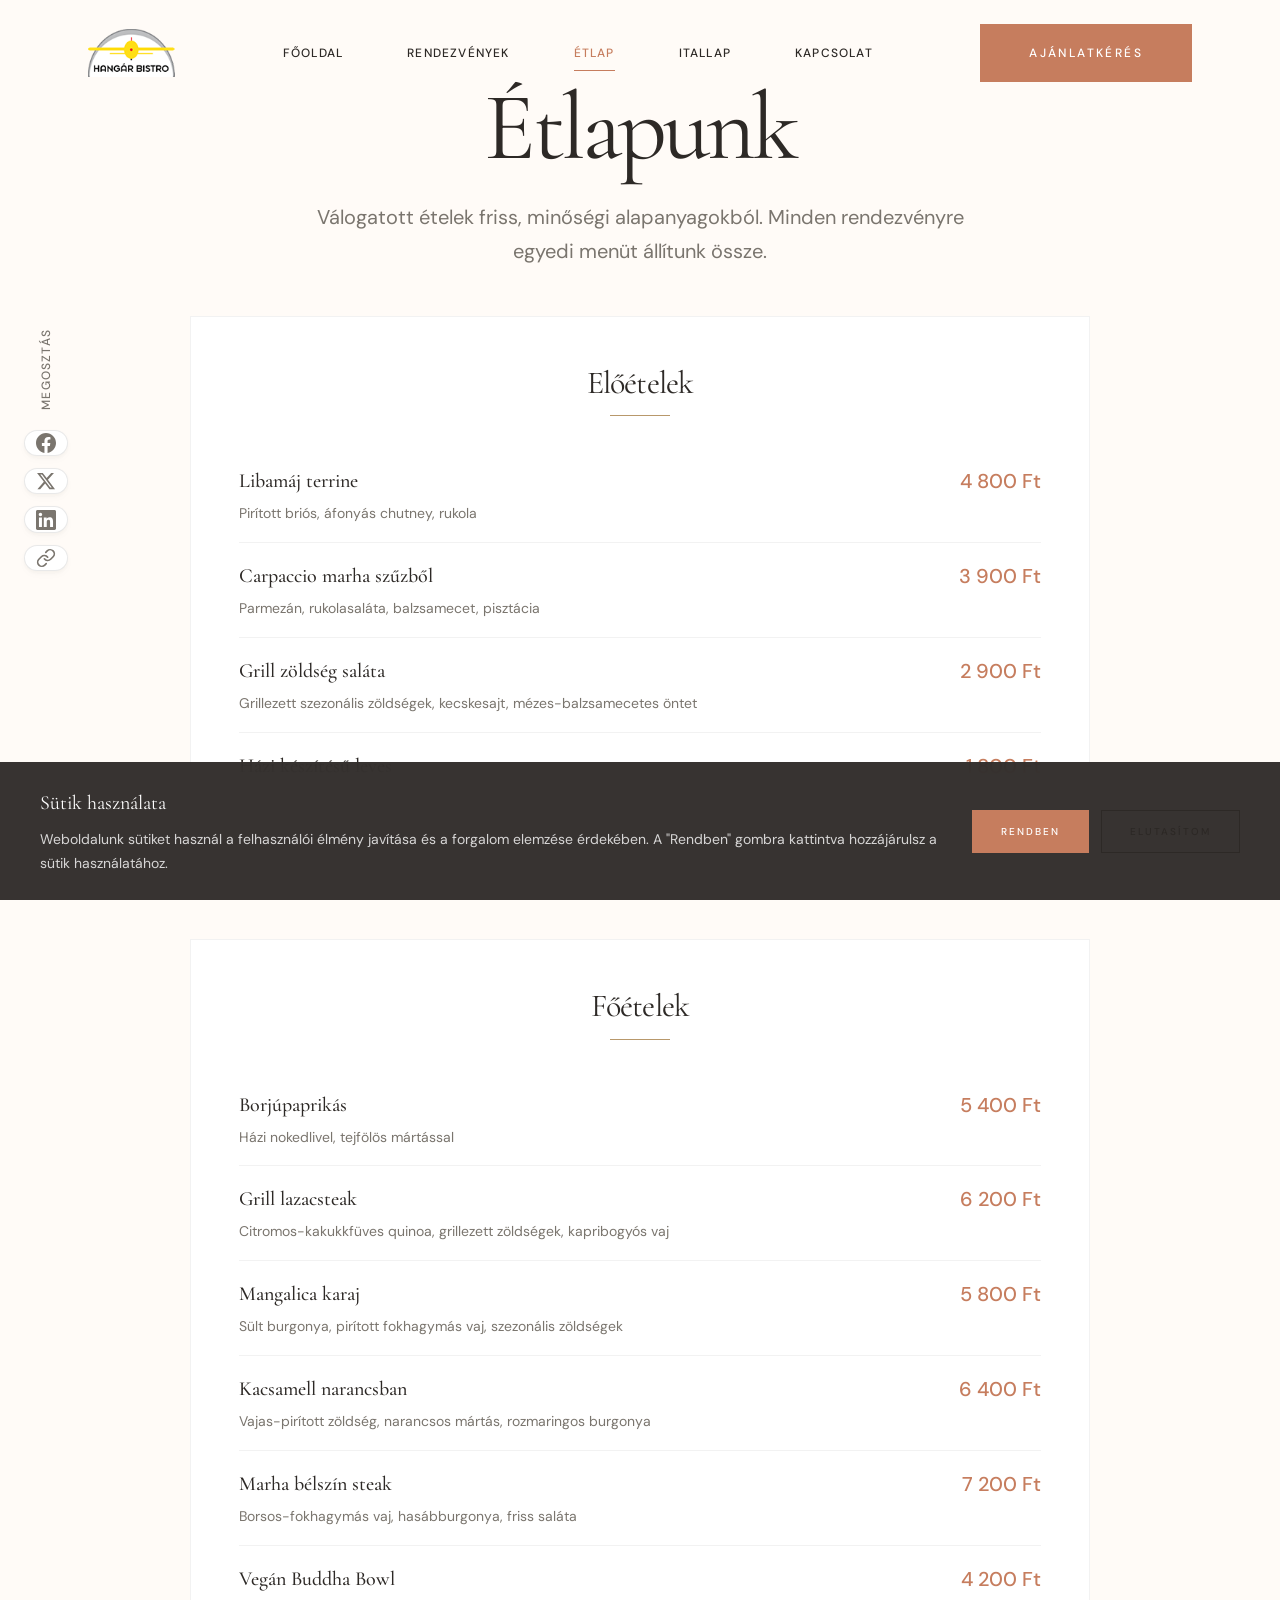
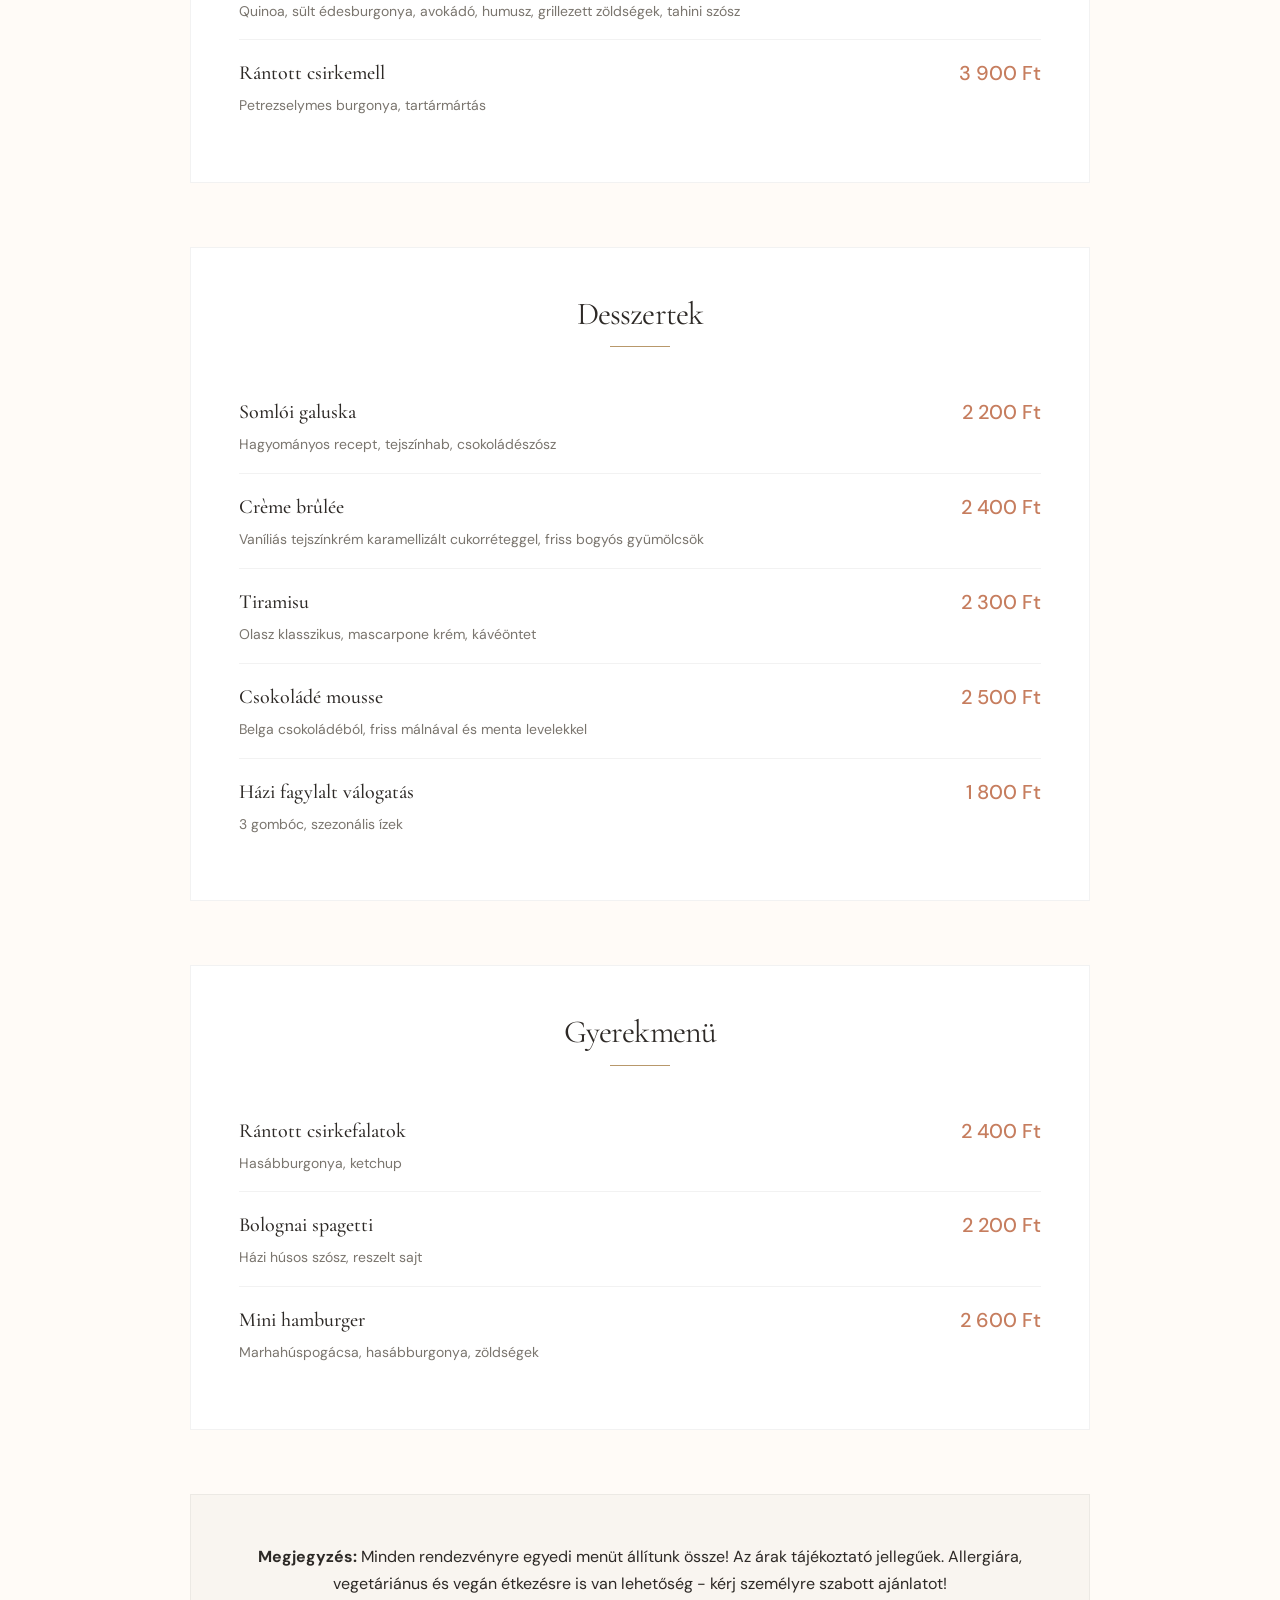
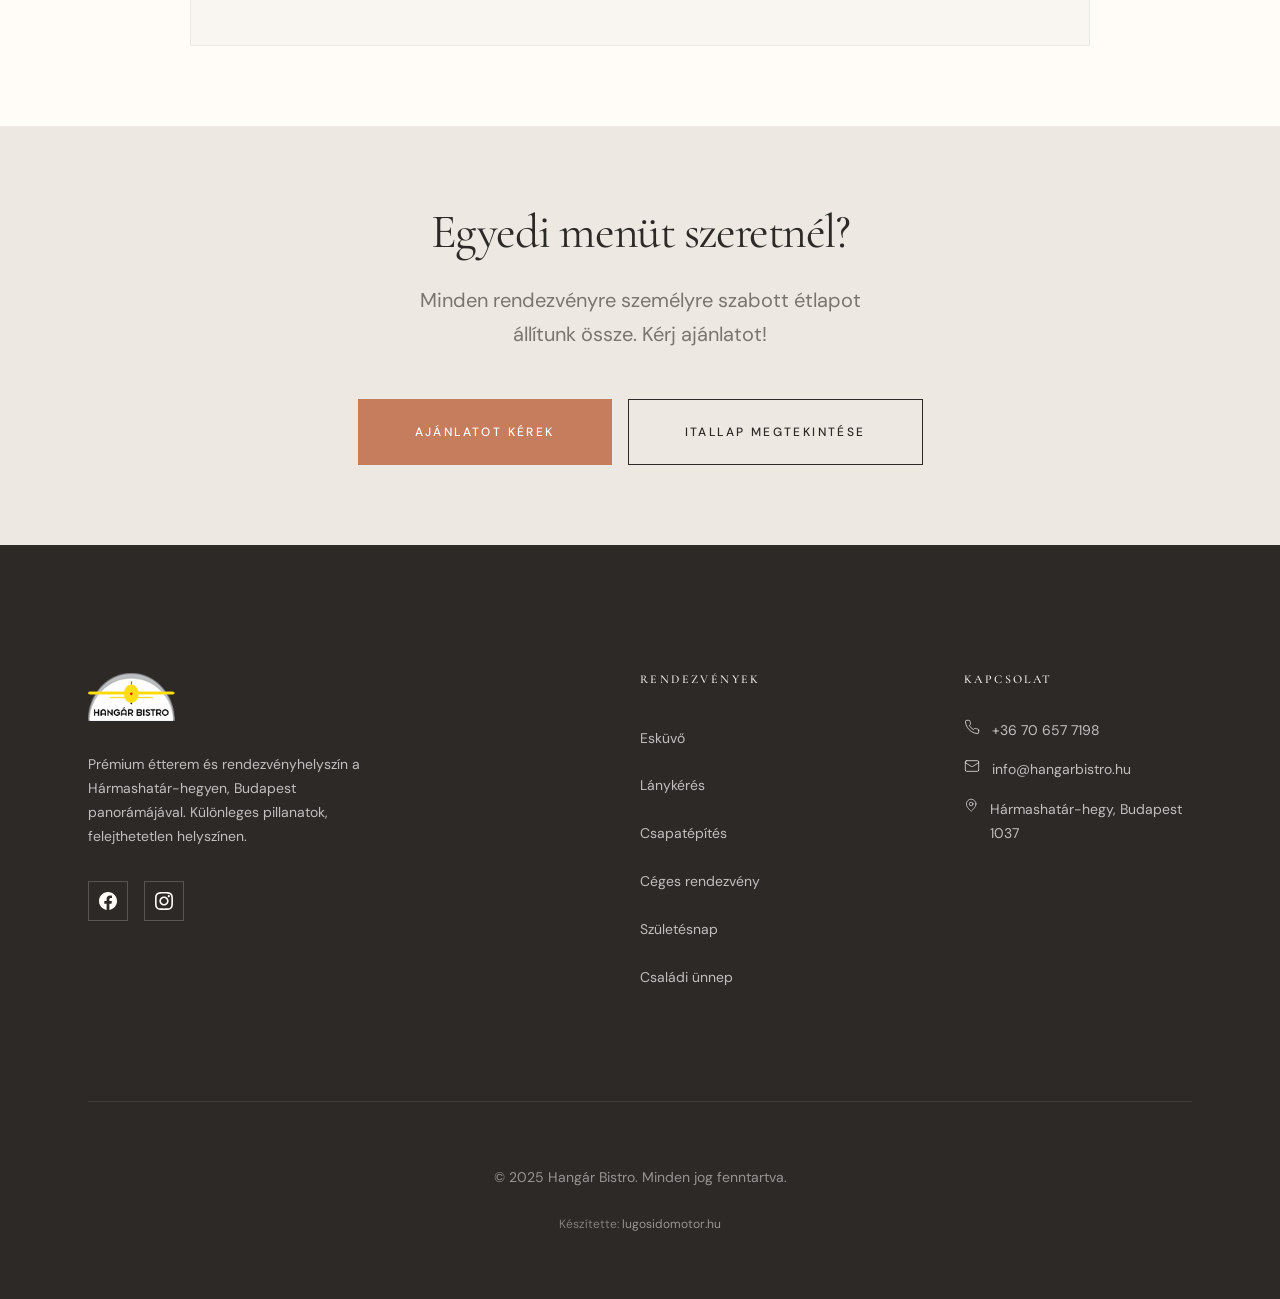
<file: etlap.html>
<!DOCTYPE html>
<html lang="hu">

<head>
  <meta charset="UTF-8">
  <meta name="viewport" content="width=device-width, initial-scale=1.0">

  <!-- Primary Meta Tags -->
  <title>Étlap | Hangár Bistro - Gasztronómiai Élmények a Hármashatár-hegyen</title>
  <meta name="description"
    content="A Hangár Bistro étlapja: változatos magyar és nemzetközi fogások, szezonális menük, vegetáriánus opciók. Rendezvényekre személyre szabott catering szolgáltatás.">
  <meta name="keywords" content="étlap budapest, étterem menü, magyar konyha, rendezvény catering, esküvői menü, céges catering">
  <meta name="author" content="Hangár Bistro">
  <meta name="robots" content="index, follow">

  <!-- Open Graph -->
  <meta property="og:type" content="website">
  <meta property="og:url" content="https://hangarbistro.hu/etlap.html">
  <meta property="og:site_name" content="Hangár Bistro">
  <meta property="og:title" content="Étlap | Hangár Bistro - Gasztronómiai Élmények">
  <meta property="og:description" content="Változatos étlapunk hagyományos és modern fogásokkal. Minden rendezvényre személyre szabott menü.">
  <meta property="og:image" content="https://hangarbistro.hu/assets/images/og-image.jpg">
  <meta property="og:locale" content="hu_HU">

  <!-- Twitter Card -->
  <meta name="twitter:card" content="summary_large_image">
  <meta name="twitter:title" content="Étlap | Hangár Bistro">
  <meta name="twitter:description" content="Változatos étlapunk hagyományos és modern fogásokkal a Hármashatár-hegyen.">
  <meta name="twitter:image" content="https://hangarbistro.hu/assets/images/og-image.jpg">

  <link rel="canonical" href="https://hangarbistro.hu/etlap.html">
  <meta name="theme-color" content="#FFFBF7">

  <!-- Icons -->
  <link rel="icon" type="image/svg+xml" href="assets/images/favicon.svg">
  <link rel="icon" type="image/png" sizes="32x32" href="assets/images/favicon-32x32.png">
  <link rel="apple-touch-icon" sizes="180x180" href="assets/images/apple-touch-icon.png">
  <link rel="manifest" href="/manifest.json">

  <!-- Structured Data - Menu -->
  <script type="application/ld+json">
  {
    "@context": "https://schema.org",
    "@type": "Menu",
    "name": "Hangár Bistro Étlap",
    "description": "Változatos magyar és nemzetközi fogások, szezonális menük",
    "url": "https://hangarbistro.hu/etlap.html",
    "mainEntityOfPage": "https://hangarbistro.hu/etlap.html",
    "inLanguage": "hu",
    "hasMenuSection": [
      {
        "@type": "MenuSection",
        "name": "Előételek",
        "description": "Ínycsiklandó előételek"
      },
      {
        "@type": "MenuSection",
        "name": "Levesek",
        "description": "Házi készítésű levesek"
      },
      {
        "@type": "MenuSection",
        "name": "Főételek",
        "description": "Hagyományos és modern főételek"
      },
      {
        "@type": "MenuSection",
        "name": "Desszertek",
        "description": "Édes finomságok"
      }
    ]
  }
  </script>

  <!-- Structured Data - BreadcrumbList -->
  <script type="application/ld+json">
  {
    "@context": "https://schema.org",
    "@type": "BreadcrumbList",
    "itemListElement": [
      {
        "@type": "ListItem",
        "position": 1,
        "name": "Főoldal",
        "item": "https://hangarbistro.hu/"
      },
      {
        "@type": "ListItem",
        "position": 2,
        "name": "Étlap",
        "item": "https://hangarbistro.hu/etlap.html"
      }
    ]
  }
  </script>

  <link rel="preconnect" href="https://fonts.googleapis.com">
  <link rel="preconnect" href="https://fonts.gstatic.com" crossorigin>
  <link href="https://fonts.googleapis.com/css2?family=Cormorant+Garamond:ital,wght@0,300;0,400;0,500;0,600;0,700;1,400&family=DM+Sans:wght@300;400;500;600;700&display=swap" rel="stylesheet">

  <link rel="stylesheet" href="assets/css/variables.css">
  <link rel="stylesheet" href="assets/css/reset.css">
  <link rel="stylesheet" href="assets/css/base.css">
  <link rel="stylesheet" href="assets/css/components.css">
  <link rel="stylesheet" href="assets/css/layout.css">
  <link rel="stylesheet" href="assets/css/pages.css">

  <style>
    .menu-category {
      margin-bottom: var(--space-10);
      background: var(--color-white);
      padding: var(--space-8);
      border: 1px solid var(--color-border-light);
      transition: all var(--transition-base);
    }

    .menu-category:hover {
      box-shadow: var(--shadow-card);
    }

    .menu-category__title {
      font-size: var(--font-size-2xl);
      font-family: var(--font-heading);
      font-weight: var(--font-weight-regular);
      text-align: center;
      margin-bottom: var(--space-6);
      color: var(--color-text);
      position: relative;
      padding-bottom: var(--space-4);
    }

    .menu-category__title::after {
      content: '';
      position: absolute;
      bottom: 0;
      left: 50%;
      transform: translateX(-50%);
      width: 60px;
      height: 1px;
      background: var(--color-gold);
    }

    .menu-item {
      display: flex;
      justify-content: space-between;
      align-items: flex-start;
      gap: var(--space-4);
      padding: var(--space-4) 0;
      border-bottom: 1px solid var(--color-border-light);
      transition: all var(--transition-fast);
    }

    .menu-item:last-child {
      border-bottom: none;
    }

    .menu-item__info {
      flex: 1;
    }

    .menu-item__name {
      font-size: var(--font-size-lg);
      font-family: var(--font-heading);
      font-weight: var(--font-weight-medium);
      color: var(--color-text);
      margin-bottom: var(--space-1);
    }

    .menu-item__description {
      font-size: var(--font-size-sm);
      color: var(--color-text-muted);
      line-height: var(--line-height-relaxed);
    }

    .menu-item__price {
      font-size: var(--font-size-lg);
      font-weight: var(--font-weight-medium);
      color: var(--color-primary);
      white-space: nowrap;
    }

    @media (max-width: 520px) {
      .menu-item {
        flex-direction: column;
        align-items: flex-start;
        gap: var(--space-2);
      }

      .menu-item__price {
        align-self: flex-end;
      }
    }

    @media (max-width: 767px) {
      .menu-category {
        padding: var(--space-6);
        margin-bottom: var(--space-8);
      }

      .menu-category__title {
        font-size: var(--font-size-xl);
        margin-bottom: var(--space-5);
      }

      .menu-item__name {
        font-size: var(--font-size-base);
      }

      .menu-item__price {
        font-size: var(--font-size-base);
      }
    }
  </style>
</head>

<body>
  <a href="#main-content" class="skip-link">Ugrás a tartalomhoz</a>

  <!-- Navigation (loaded from partials/header.html) -->
  <div id="header-placeholder"></div>

  <main id="main-content">
    <section class="section">
      <div class="container">
        <div class="section__header">
          <h1 class="section__title">Étlapunk</h1>
          <p class="section__subtitle">
            Válogatott ételek friss, minőségi alapanyagokból. Minden rendezvényre egyedi menüt állítunk össze.
          </p>
        </div>

        <div style="max-width: 900px; margin: 0 auto;">

          <!-- Előételek -->
          <div class="menu-category">
            <h2 class="menu-category__title">Előételek</h2>

            <div class="menu-item">
              <div class="menu-item__info">
                <div class="menu-item__name">Libamáj terrine</div>
                <div class="menu-item__description">Pirított briós, áfonyás chutney, rukola</div>
              </div>
              <div class="menu-item__price">4 800 Ft</div>
            </div>

            <div class="menu-item">
              <div class="menu-item__info">
                <div class="menu-item__name">Carpaccio marha szűzből</div>
                <div class="menu-item__description">Parmezán, rukolasaláta, balzsamecet, pisztácia</div>
              </div>
              <div class="menu-item__price">3 900 Ft</div>
            </div>

            <div class="menu-item">
              <div class="menu-item__info">
                <div class="menu-item__name">Grill zöldség saláta</div>
                <div class="menu-item__description">Grillezett szezonális zöldségek, kecskesajt, mézes-balzsamecetes
                  öntet</div>
              </div>
              <div class="menu-item__price">2 900 Ft</div>
            </div>

            <div class="menu-item">
              <div class="menu-item__info">
                <div class="menu-item__name">Házi készítésű leves</div>
                <div class="menu-item__description">Napi ajánlat alapján (gulyás, erőleves, zöldségleves)</div>
              </div>
              <div class="menu-item__price">1 800 Ft</div>
            </div>
          </div>

          <!-- Főételek -->
          <div class="menu-category">
            <h2 class="menu-category__title">Főételek</h2>

            <div class="menu-item">
              <div class="menu-item__info">
                <div class="menu-item__name">Borjúpaprikás</div>
                <div class="menu-item__description">Házi nokedlivel, tejfölös mártással</div>
              </div>
              <div class="menu-item__price">5 400 Ft</div>
            </div>

            <div class="menu-item">
              <div class="menu-item__info">
                <div class="menu-item__name">Grill lazacsteak</div>
                <div class="menu-item__description">Citromos-kakukkfüves quinoa, grillezett zöldségek, kapribogyós vaj
                </div>
              </div>
              <div class="menu-item__price">6 200 Ft</div>
            </div>

            <div class="menu-item">
              <div class="menu-item__info">
                <div class="menu-item__name">Mangalica karaj</div>
                <div class="menu-item__description">Sült burgonya, pirított fokhagymás vaj, szezonális zöldségek</div>
              </div>
              <div class="menu-item__price">5 800 Ft</div>
            </div>

            <div class="menu-item">
              <div class="menu-item__info">
                <div class="menu-item__name">Kacsamell narancsban</div>
                <div class="menu-item__description">Vajas-pirított zöldség, narancsos mártás, rozmaringos burgonya</div>
              </div>
              <div class="menu-item__price">6 400 Ft</div>
            </div>

            <div class="menu-item">
              <div class="menu-item__info">
                <div class="menu-item__name">Marha bélszín steak</div>
                <div class="menu-item__description">Borsos-fokhagymás vaj, hasábburgonya, friss saláta</div>
              </div>
              <div class="menu-item__price">7 200 Ft</div>
            </div>

            <div class="menu-item">
              <div class="menu-item__info">
                <div class="menu-item__name">Vegán Buddha Bowl</div>
                <div class="menu-item__description">Quinoa, sült édesburgonya, avokádó, humusz, grillezett zöldségek,
                  tahini szósz</div>
              </div>
              <div class="menu-item__price">4 200 Ft</div>
            </div>

            <div class="menu-item">
              <div class="menu-item__info">
                <div class="menu-item__name">Rántott csirkemell</div>
                <div class="menu-item__description">Petrezselymes burgonya, tartármártás</div>
              </div>
              <div class="menu-item__price">3 900 Ft</div>
            </div>
          </div>

          <!-- Desszertek -->
          <div class="menu-category">
            <h2 class="menu-category__title">Desszertek</h2>

            <div class="menu-item">
              <div class="menu-item__info">
                <div class="menu-item__name">Somlói galuska</div>
                <div class="menu-item__description">Hagyományos recept, tejszínhab, csokoládészósz</div>
              </div>
              <div class="menu-item__price">2 200 Ft</div>
            </div>

            <div class="menu-item">
              <div class="menu-item__info">
                <div class="menu-item__name">Crème brûlée</div>
                <div class="menu-item__description">Vaníliás tejszínkrém karamellizált cukorréteggel, friss bogyós
                  gyümölcsök</div>
              </div>
              <div class="menu-item__price">2 400 Ft</div>
            </div>

            <div class="menu-item">
              <div class="menu-item__info">
                <div class="menu-item__name">Tiramisu</div>
                <div class="menu-item__description">Olasz klasszikus, mascarpone krém, kávéöntet</div>
              </div>
              <div class="menu-item__price">2 300 Ft</div>
            </div>

            <div class="menu-item">
              <div class="menu-item__info">
                <div class="menu-item__name">Csokoládé mousse</div>
                <div class="menu-item__description">Belga csokoládéból, friss málnával és menta levelekkel</div>
              </div>
              <div class="menu-item__price">2 500 Ft</div>
            </div>

            <div class="menu-item">
              <div class="menu-item__info">
                <div class="menu-item__name">Házi fagylalt válogatás</div>
                <div class="menu-item__description">3 gombóc, szezonális ízek</div>
              </div>
              <div class="menu-item__price">1 800 Ft</div>
            </div>
          </div>

          <!-- Gyerekmenü -->
          <div class="menu-category">
            <h2 class="menu-category__title">Gyerekmenü</h2>

            <div class="menu-item">
              <div class="menu-item__info">
                <div class="menu-item__name">Rántott csirkefalatok</div>
                <div class="menu-item__description">Hasábburgonya, ketchup</div>
              </div>
              <div class="menu-item__price">2 400 Ft</div>
            </div>

            <div class="menu-item">
              <div class="menu-item__info">
                <div class="menu-item__name">Bolognai spagetti</div>
                <div class="menu-item__description">Házi húsos szósz, reszelt sajt</div>
              </div>
              <div class="menu-item__price">2 200 Ft</div>
            </div>

            <div class="menu-item">
              <div class="menu-item__info">
                <div class="menu-item__name">Mini hamburger</div>
                <div class="menu-item__description">Marhahúspogácsa, hasábburgonya, zöldségek</div>
              </div>
              <div class="menu-item__price">2 600 Ft</div>
            </div>
          </div>

          <div class="menu-note">
            <strong>Megjegyzés:</strong> Minden rendezvényre egyedi menüt állítunk össze! Az árak tájékoztató jellegűek.
            Allergiára, vegetáriánus és vegán étkezésre is van lehetőség - kérj személyre szabott ajánlatot!
          </div>
        </div>
      </div>
    </section>

    <section class="cta-banner">
      <div class="container">
        <h2 class="cta-banner__title">Egyedi menüt szeretnél?</h2>
        <p class="cta-banner__subtitle">
          Minden rendezvényre személyre szabott étlapot állítunk össze. Kérj ajánlatot!
        </p>
        <div class="cta-banner__actions">
          <a href="index.html#kapcsolat" class="btn btn-primary btn-lg">Ajánlatot kérek</a>
          <a href="itallap.html" class="btn btn-secondary btn-lg">Itallap megtekintése</a>
        </div>
      </div>
    </section>
  </main>

  <!-- Footer (loaded from partials/footer.html) -->
  <div id="footer-placeholder"></div>

  <script src="assets/js/partials.js"></script>
  <script src="assets/js/navigation.js" defer></script>
  <script src="assets/js/main.js" defer></script>
</body>

</html>
</file>
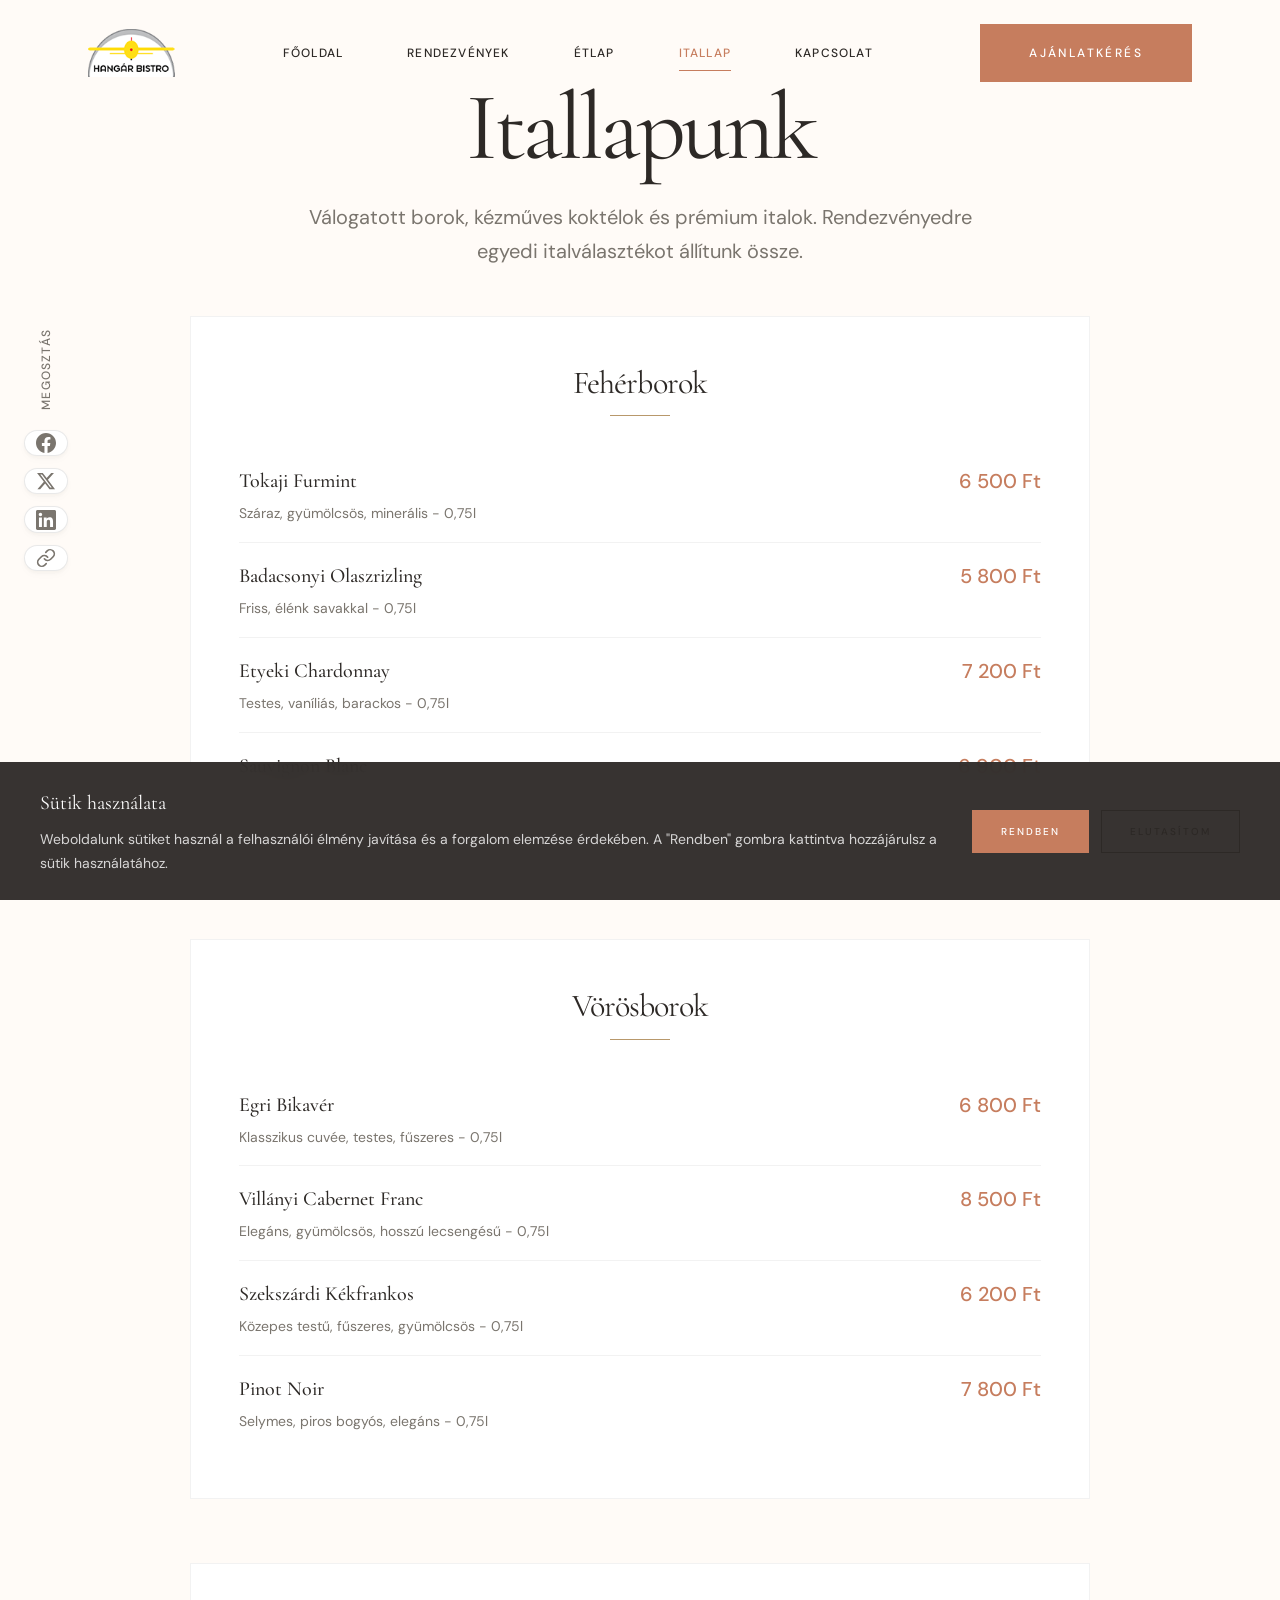
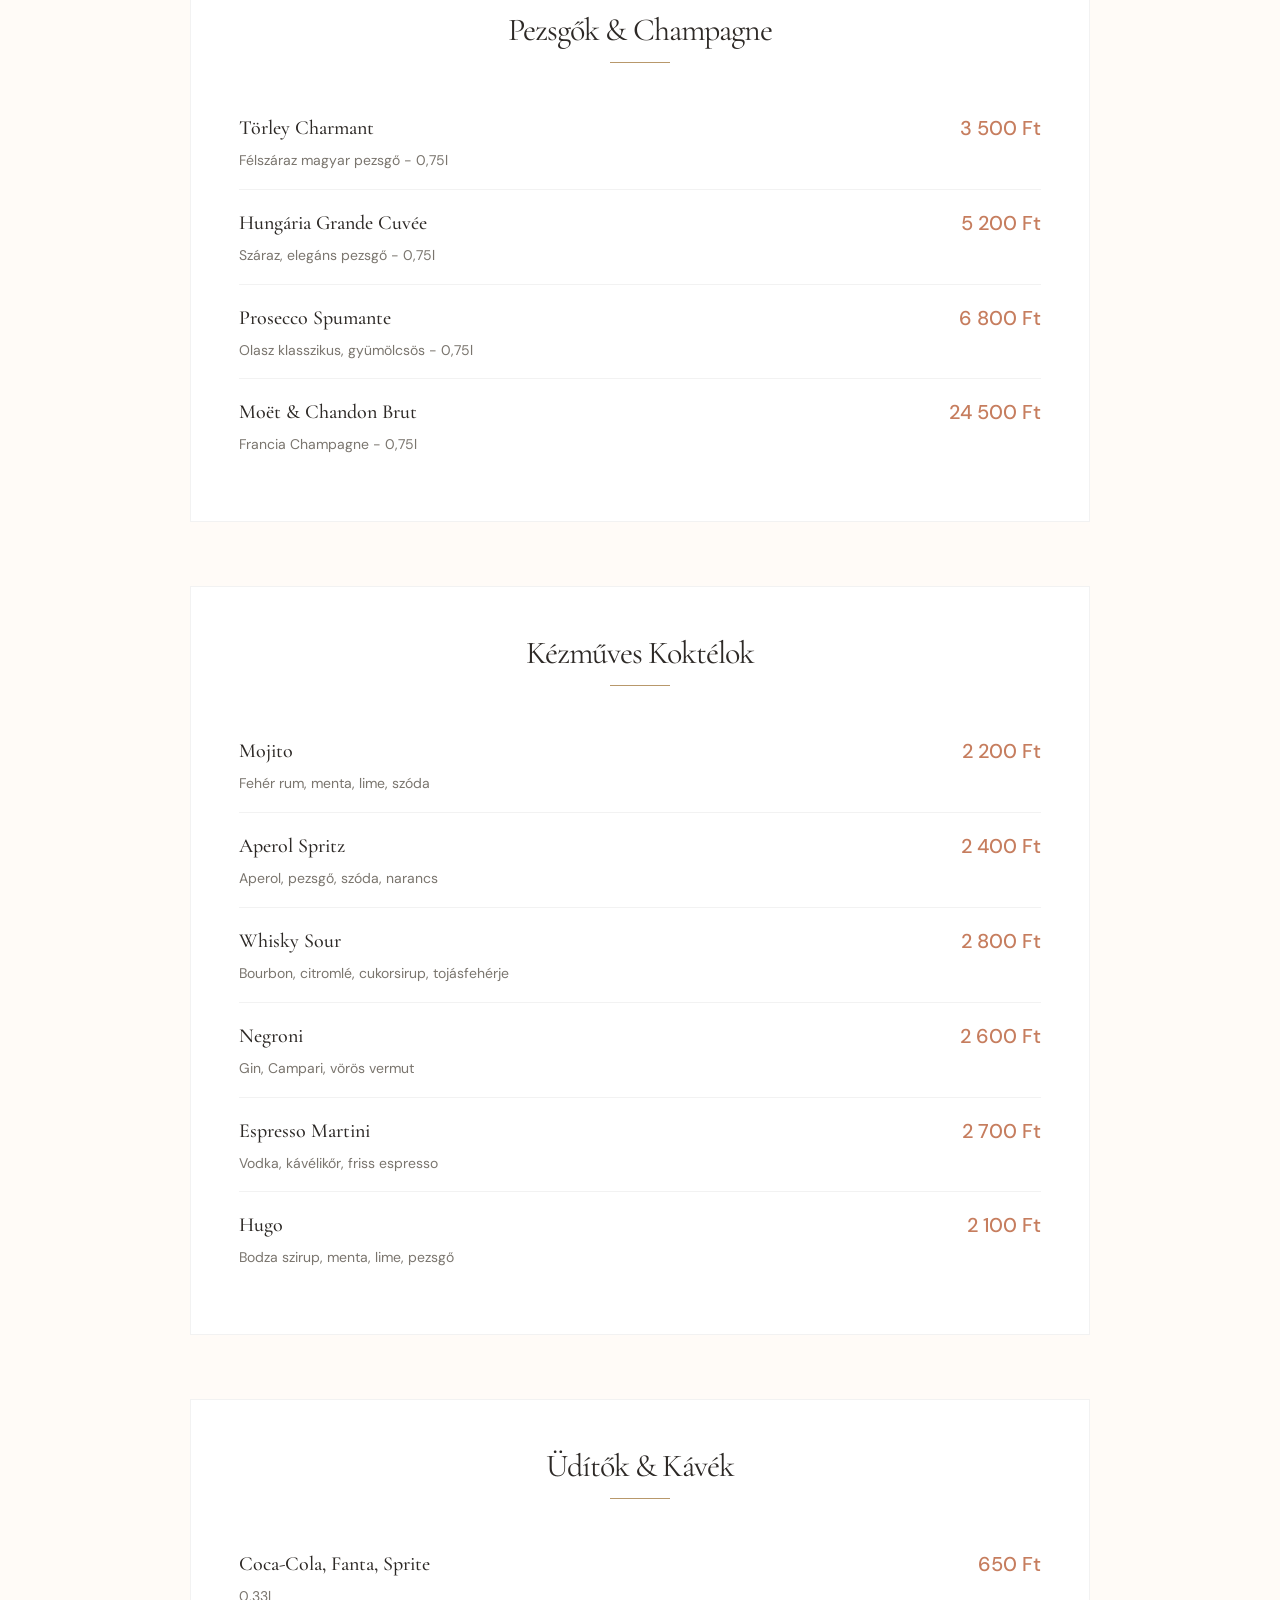
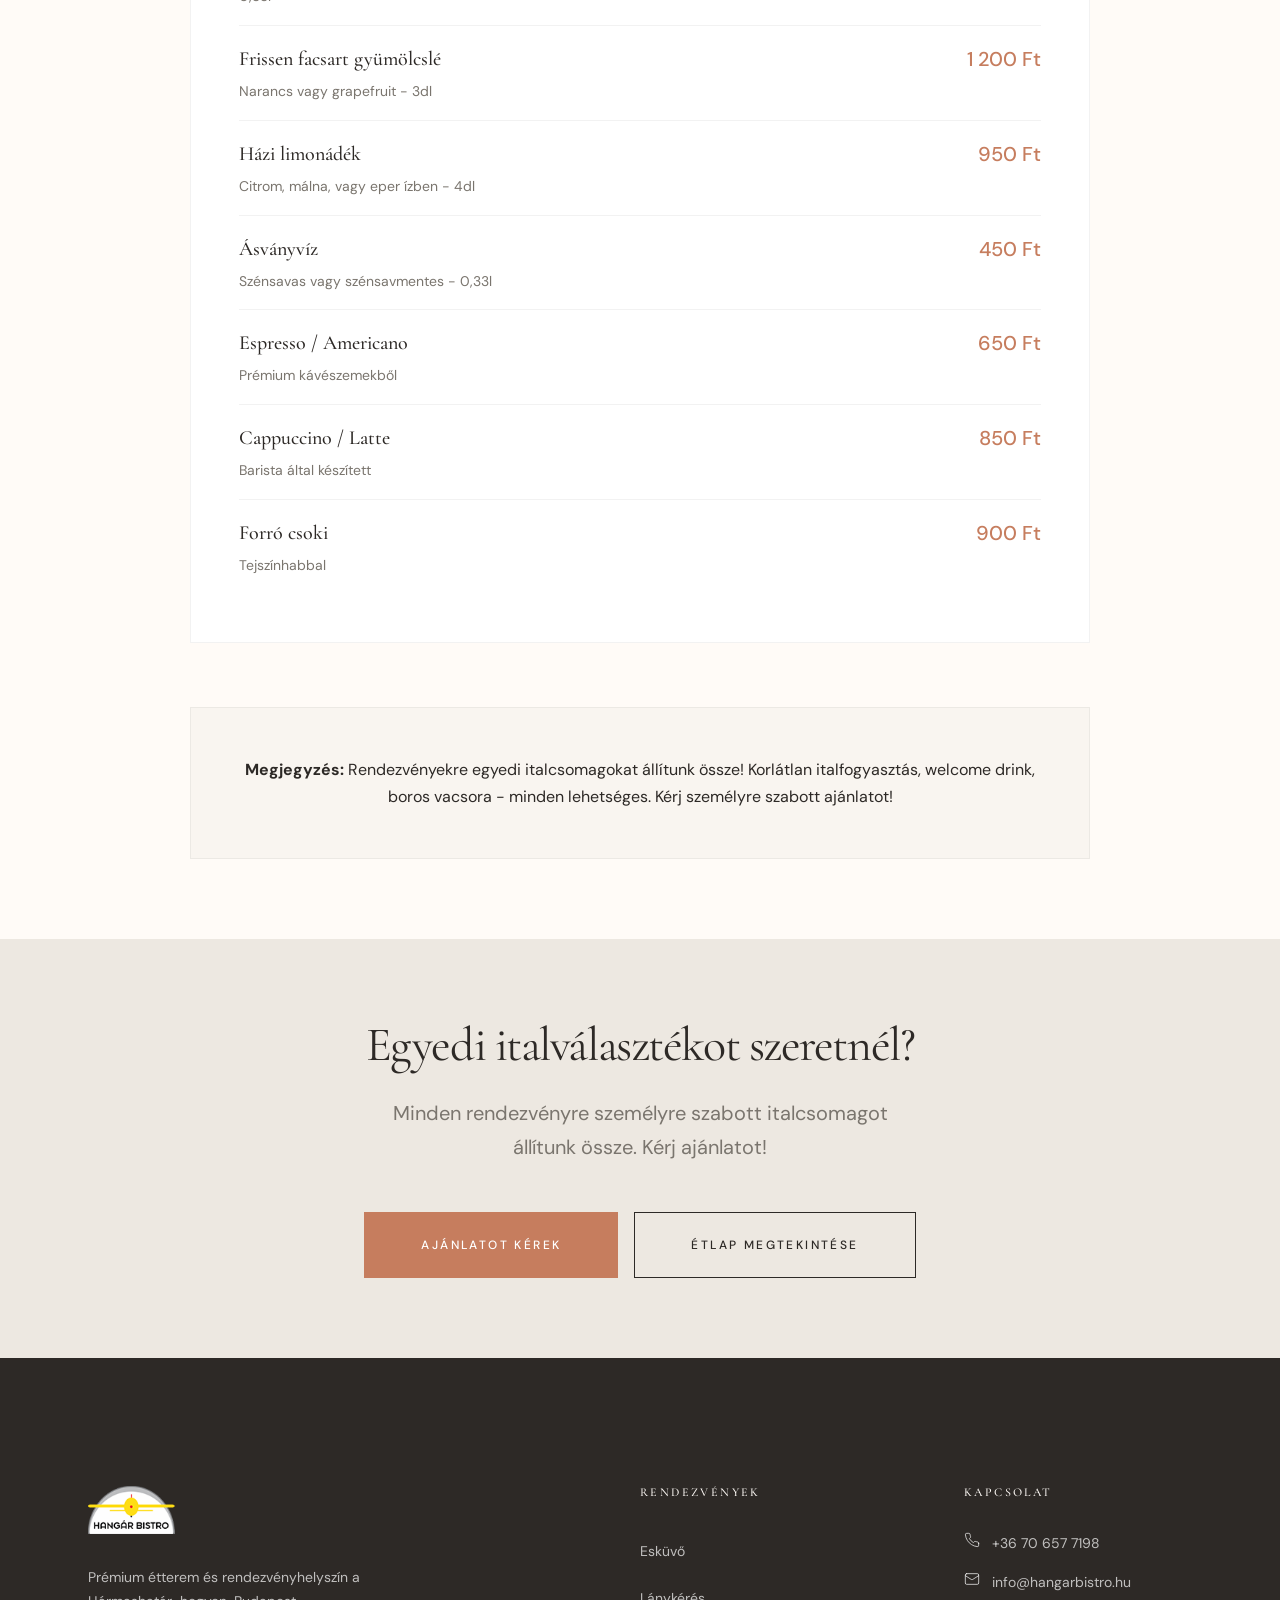
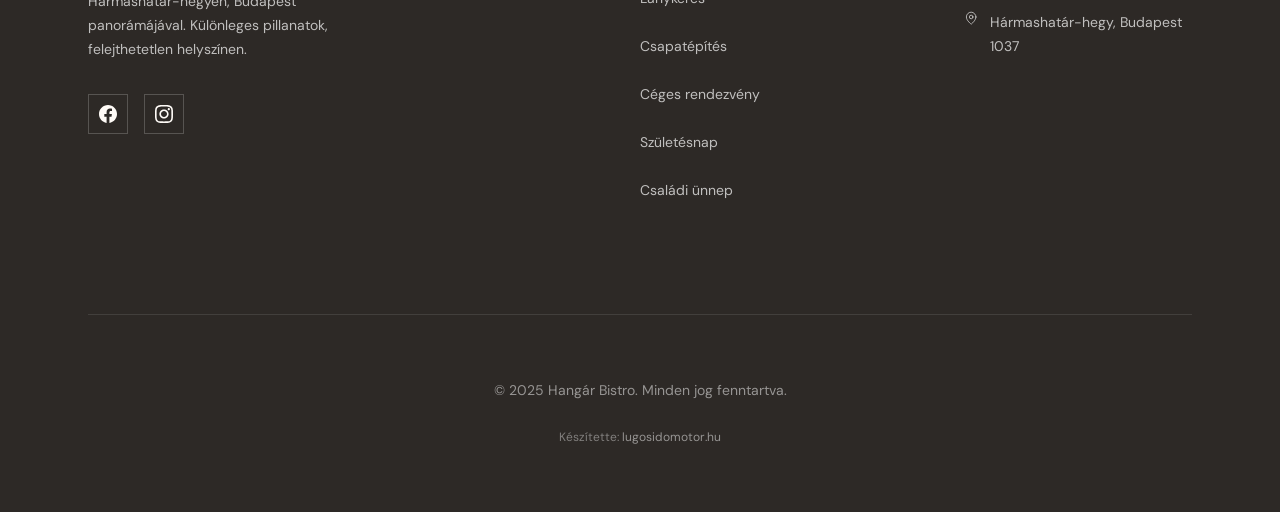
<file: itallap.html>
<!DOCTYPE html>
<html lang="hu">

<head>
  <meta charset="UTF-8">
  <meta name="viewport" content="width=device-width, initial-scale=1.0">

  <!-- Primary Meta Tags -->
  <title>Itallap | Hangár Bistro - Borok, Koktélok, Prémium Italok</title>
  <meta name="description"
    content="A Hangár Bistro itallapja: válogatott magyar és nemzetközi borok, kézműves koktélok, prémium pezsgők. Rendezvényekhez egyedi italcsomagok.">
  <meta name="keywords" content="itallap budapest, borkínálat, koktélok, pezsgő, esküvői italcsomag, rendezvény italok">
  <meta name="author" content="Hangár Bistro">
  <meta name="robots" content="index, follow">

  <!-- Open Graph -->
  <meta property="og:type" content="website">
  <meta property="og:url" content="https://hangarbistro.hu/itallap.html">
  <meta property="og:site_name" content="Hangár Bistro">
  <meta property="og:title" content="Itallap | Hangár Bistro - Borok, Koktélok, Prémium Italok">
  <meta property="og:description" content="Válogatott borok, kézműves koktélok és prémium italok. Egyedi italválasztékot állítunk össze rendezvényedhez.">
  <meta property="og:image" content="https://hangarbistro.hu/assets/images/og-image.jpg">
  <meta property="og:locale" content="hu_HU">

  <!-- Twitter Card -->
  <meta name="twitter:card" content="summary_large_image">
  <meta name="twitter:title" content="Itallap | Hangár Bistro">
  <meta name="twitter:description" content="Válogatott borok, kézműves koktélok és prémium italok a Hármashatár-hegyen.">
  <meta name="twitter:image" content="https://hangarbistro.hu/assets/images/og-image.jpg">

  <link rel="canonical" href="https://hangarbistro.hu/itallap.html">
  <meta name="theme-color" content="#FFFBF7">

  <!-- Icons -->
  <link rel="icon" type="image/svg+xml" href="assets/images/favicon.svg">
  <link rel="icon" type="image/png" sizes="32x32" href="assets/images/favicon-32x32.png">
  <link rel="apple-touch-icon" sizes="180x180" href="assets/images/apple-touch-icon.png">
  <link rel="manifest" href="/manifest.json">

  <!-- Structured Data - Menu -->
  <script type="application/ld+json">
  {
    "@context": "https://schema.org",
    "@type": "Menu",
    "name": "Hangár Bistro Itallap",
    "description": "Válogatott borok, koktélok és prémium italok",
    "url": "https://hangarbistro.hu/itallap.html",
    "mainEntityOfPage": "https://hangarbistro.hu/itallap.html",
    "inLanguage": "hu",
    "hasMenuSection": [
      {
        "@type": "MenuSection",
        "name": "Borok",
        "description": "Magyar és nemzetközi borok"
      },
      {
        "@type": "MenuSection",
        "name": "Pezsgők",
        "description": "Champagne és pezsgők"
      },
      {
        "@type": "MenuSection",
        "name": "Koktélok",
        "description": "Klasszikus és signature koktélok"
      },
      {
        "@type": "MenuSection",
        "name": "Üdítők",
        "description": "Üdítőitalok és ásványvizek"
      }
    ]
  }
  </script>

  <!-- Structured Data - BreadcrumbList -->
  <script type="application/ld+json">
  {
    "@context": "https://schema.org",
    "@type": "BreadcrumbList",
    "itemListElement": [
      {
        "@type": "ListItem",
        "position": 1,
        "name": "Főoldal",
        "item": "https://hangarbistro.hu/"
      },
      {
        "@type": "ListItem",
        "position": 2,
        "name": "Itallap",
        "item": "https://hangarbistro.hu/itallap.html"
      }
    ]
  }
  </script>

  <link rel="preconnect" href="https://fonts.googleapis.com">
  <link rel="preconnect" href="https://fonts.gstatic.com" crossorigin>
  <link href="https://fonts.googleapis.com/css2?family=Cormorant+Garamond:ital,wght@0,300;0,400;0,500;0,600;0,700;1,400&family=DM+Sans:wght@300;400;500;600;700&display=swap" rel="stylesheet">

  <link rel="stylesheet" href="assets/css/variables.css">
  <link rel="stylesheet" href="assets/css/reset.css">
  <link rel="stylesheet" href="assets/css/base.css">
  <link rel="stylesheet" href="assets/css/components.css">
  <link rel="stylesheet" href="assets/css/layout.css">
  <link rel="stylesheet" href="assets/css/pages.css">

  <style>
    .menu-category {
      margin-bottom: var(--space-10);
      background: var(--color-white);
      padding: var(--space-8);
      border: 1px solid var(--color-border-light);
      transition: all var(--transition-base);
    }

    .menu-category:hover {
      box-shadow: var(--shadow-card);
    }

    .menu-category__title {
      font-size: var(--font-size-2xl);
      font-family: var(--font-heading);
      font-weight: var(--font-weight-regular);
      text-align: center;
      margin-bottom: var(--space-6);
      color: var(--color-text);
      position: relative;
      padding-bottom: var(--space-4);
    }

    .menu-category__title::after {
      content: '';
      position: absolute;
      bottom: 0;
      left: 50%;
      transform: translateX(-50%);
      width: 60px;
      height: 1px;
      background: var(--color-gold);
    }

    .menu-item {
      display: flex;
      justify-content: space-between;
      align-items: flex-start;
      gap: var(--space-4);
      padding: var(--space-4) 0;
      border-bottom: 1px solid var(--color-border-light);
      transition: all var(--transition-fast);
    }

    .menu-item:last-child {
      border-bottom: none;
    }

    .menu-item__info {
      flex: 1;
    }

    .menu-item__name {
      font-size: var(--font-size-lg);
      font-family: var(--font-heading);
      font-weight: var(--font-weight-medium);
      color: var(--color-text);
      margin-bottom: var(--space-1);
    }

    .menu-item__description {
      font-size: var(--font-size-sm);
      color: var(--color-text-muted);
      line-height: var(--line-height-relaxed);
    }

    .menu-item__price {
      font-size: var(--font-size-lg);
      font-weight: var(--font-weight-medium);
      color: var(--color-primary);
      white-space: nowrap;
    }

    @media (max-width: 520px) {
      .menu-item {
        flex-direction: column;
        align-items: flex-start;
        gap: var(--space-2);
      }

      .menu-item__price {
        align-self: flex-end;
      }
    }

    @media (max-width: 767px) {
      .menu-category {
        padding: var(--space-6);
        margin-bottom: var(--space-8);
      }

      .menu-category__title {
        font-size: var(--font-size-xl);
        margin-bottom: var(--space-5);
      }

      .menu-item__name {
        font-size: var(--font-size-base);
      }

      .menu-item__price {
        font-size: var(--font-size-base);
      }
    }
  </style>
</head>

<body>
  <a href="#main-content" class="skip-link">Ugrás a tartalomhoz</a>

  <!-- Navigation (loaded from partials/header.html) -->
  <div id="header-placeholder"></div>

  <main id="main-content">
    <section class="section">
      <div class="container">
        <div class="section__header">
          <h1 class="section__title">Itallapunk</h1>
          <p class="section__subtitle">
            Válogatott borok, kézműves koktélok és prémium italok. Rendezvényedre egyedi italválasztékot állítunk össze.
          </p>
        </div>

        <div style="max-width: 900px; margin: 0 auto;">

          <!-- Fehérborok -->
          <div class="menu-category">
            <h2 class="menu-category__title">Fehérborok</h2>

            <div class="menu-item">
              <div class="menu-item__info">
                <div class="menu-item__name">Tokaji Furmint</div>
                <div class="menu-item__description">Száraz, gyümölcsös, minerális - 0,75l</div>
              </div>
              <div class="menu-item__price">6 500 Ft</div>
            </div>

            <div class="menu-item">
              <div class="menu-item__info">
                <div class="menu-item__name">Badacsonyi Olaszrizling</div>
                <div class="menu-item__description">Friss, élénk savakkal - 0,75l</div>
              </div>
              <div class="menu-item__price">5 800 Ft</div>
            </div>

            <div class="menu-item">
              <div class="menu-item__info">
                <div class="menu-item__name">Etyeki Chardonnay</div>
                <div class="menu-item__description">Testes, vaníliás, barackos - 0,75l</div>
              </div>
              <div class="menu-item__price">7 200 Ft</div>
            </div>

            <div class="menu-item">
              <div class="menu-item__info">
                <div class="menu-item__name">Sauvignon Blanc</div>
                <div class="menu-item__description">Elegant, citrusos, fűszeres - 0,75l</div>
              </div>
              <div class="menu-item__price">6 900 Ft</div>
            </div>
          </div>

          <!-- Vörösborok -->
          <div class="menu-category">
            <h2 class="menu-category__title">Vörösborok</h2>

            <div class="menu-item">
              <div class="menu-item__info">
                <div class="menu-item__name">Egri Bikavér</div>
                <div class="menu-item__description">Klasszikus cuvée, testes, fűszeres - 0,75l</div>
              </div>
              <div class="menu-item__price">6 800 Ft</div>
            </div>

            <div class="menu-item">
              <div class="menu-item__info">
                <div class="menu-item__name">Villányi Cabernet Franc</div>
                <div class="menu-item__description">Elegáns, gyümölcsös, hosszú lecsengésű - 0,75l</div>
              </div>
              <div class="menu-item__price">8 500 Ft</div>
            </div>

            <div class="menu-item">
              <div class="menu-item__info">
                <div class="menu-item__name">Szekszárdi Kékfrankos</div>
                <div class="menu-item__description">Közepes testű, fűszeres, gyümölcsös - 0,75l</div>
              </div>
              <div class="menu-item__price">6 200 Ft</div>
            </div>

            <div class="menu-item">
              <div class="menu-item__info">
                <div class="menu-item__name">Pinot Noir</div>
                <div class="menu-item__description">Selymes, piros bogyós, elegáns - 0,75l</div>
              </div>
              <div class="menu-item__price">7 800 Ft</div>
            </div>
          </div>

          <!-- Pezsgők -->
          <div class="menu-category">
            <h2 class="menu-category__title">Pezsgők & Champagne</h2>

            <div class="menu-item">
              <div class="menu-item__info">
                <div class="menu-item__name">Törley Charmant</div>
                <div class="menu-item__description">Félszáraz magyar pezsgő - 0,75l</div>
              </div>
              <div class="menu-item__price">3 500 Ft</div>
            </div>

            <div class="menu-item">
              <div class="menu-item__info">
                <div class="menu-item__name">Hungária Grande Cuvée</div>
                <div class="menu-item__description">Száraz, elegáns pezsgő - 0,75l</div>
              </div>
              <div class="menu-item__price">5 200 Ft</div>
            </div>

            <div class="menu-item">
              <div class="menu-item__info">
                <div class="menu-item__name">Prosecco Spumante</div>
                <div class="menu-item__description">Olasz klasszikus, gyümölcsös - 0,75l</div>
              </div>
              <div class="menu-item__price">6 800 Ft</div>
            </div>

            <div class="menu-item">
              <div class="menu-item__info">
                <div class="menu-item__name">Moët & Chandon Brut</div>
                <div class="menu-item__description">Francia Champagne - 0,75l</div>
              </div>
              <div class="menu-item__price">24 500 Ft</div>
            </div>
          </div>

          <!-- Koktélok -->
          <div class="menu-category">
            <h2 class="menu-category__title">Kézműves Koktélok</h2>

            <div class="menu-item">
              <div class="menu-item__info">
                <div class="menu-item__name">Mojito</div>
                <div class="menu-item__description">Fehér rum, menta, lime, szóda</div>
              </div>
              <div class="menu-item__price">2 200 Ft</div>
            </div>

            <div class="menu-item">
              <div class="menu-item__info">
                <div class="menu-item__name">Aperol Spritz</div>
                <div class="menu-item__description">Aperol, pezsgő, szóda, narancs</div>
              </div>
              <div class="menu-item__price">2 400 Ft</div>
            </div>

            <div class="menu-item">
              <div class="menu-item__info">
                <div class="menu-item__name">Whisky Sour</div>
                <div class="menu-item__description">Bourbon, citromlé, cukorsirup, tojásfehérje</div>
              </div>
              <div class="menu-item__price">2 800 Ft</div>
            </div>

            <div class="menu-item">
              <div class="menu-item__info">
                <div class="menu-item__name">Negroni</div>
                <div class="menu-item__description">Gin, Campari, vörös vermut</div>
              </div>
              <div class="menu-item__price">2 600 Ft</div>
            </div>

            <div class="menu-item">
              <div class="menu-item__info">
                <div class="menu-item__name">Espresso Martini</div>
                <div class="menu-item__description">Vodka, kávélikőr, friss espresso</div>
              </div>
              <div class="menu-item__price">2 700 Ft</div>
            </div>

            <div class="menu-item">
              <div class="menu-item__info">
                <div class="menu-item__name">Hugo</div>
                <div class="menu-item__description">Bodza szirup, menta, lime, pezsgő</div>
              </div>
              <div class="menu-item__price">2 100 Ft</div>
            </div>
          </div>

          <!-- Üdítők & Kávé -->
          <div class="menu-category">
            <h2 class="menu-category__title">Üdítők & Kávék</h2>

            <div class="menu-item">
              <div class="menu-item__info">
                <div class="menu-item__name">Coca-Cola, Fanta, Sprite</div>
                <div class="menu-item__description">0,33l</div>
              </div>
              <div class="menu-item__price">650 Ft</div>
            </div>

            <div class="menu-item">
              <div class="menu-item__info">
                <div class="menu-item__name">Frissen facsart gyümölcslé</div>
                <div class="menu-item__description">Narancs vagy grapefruit - 3dl</div>
              </div>
              <div class="menu-item__price">1 200 Ft</div>
            </div>

            <div class="menu-item">
              <div class="menu-item__info">
                <div class="menu-item__name">Házi limonádék</div>
                <div class="menu-item__description">Citrom, málna, vagy eper ízben - 4dl</div>
              </div>
              <div class="menu-item__price">950 Ft</div>
            </div>

            <div class="menu-item">
              <div class="menu-item__info">
                <div class="menu-item__name">Ásványvíz</div>
                <div class="menu-item__description">Szénsavas vagy szénsavmentes - 0,33l</div>
              </div>
              <div class="menu-item__price">450 Ft</div>
            </div>

            <div class="menu-item">
              <div class="menu-item__info">
                <div class="menu-item__name">Espresso / Americano</div>
                <div class="menu-item__description">Prémium kávészemekből</div>
              </div>
              <div class="menu-item__price">650 Ft</div>
            </div>

            <div class="menu-item">
              <div class="menu-item__info">
                <div class="menu-item__name">Cappuccino / Latte</div>
                <div class="menu-item__description">Barista által készített</div>
              </div>
              <div class="menu-item__price">850 Ft</div>
            </div>

            <div class="menu-item">
              <div class="menu-item__info">
                <div class="menu-item__name">Forró csoki</div>
                <div class="menu-item__description">Tejszínhabbal</div>
              </div>
              <div class="menu-item__price">900 Ft</div>
            </div>
          </div>

          <div class="menu-note">
            <strong>Megjegyzés:</strong> Rendezvényekre egyedi italcsomagokat állítunk össze!
            Korlátlan italfogyasztás, welcome drink, boros vacsora - minden lehetséges.
            Kérj személyre szabott ajánlatot!
          </div>
        </div>
      </div>
    </section>

    <section class="cta-banner">
      <div class="container">
        <h2 class="cta-banner__title">Egyedi italválasztékot szeretnél?</h2>
        <p class="cta-banner__subtitle">
          Minden rendezvényre személyre szabott italcsomagot állítunk össze. Kérj ajánlatot!
        </p>
        <div class="cta-banner__actions">
          <a href="index.html#kapcsolat" class="btn btn-primary btn-lg">Ajánlatot kérek</a>
          <a href="etlap.html" class="btn btn-secondary btn-lg">Étlap megtekintése</a>
        </div>
      </div>
    </section>
  </main>

  <!-- Footer (loaded from partials/footer.html) -->
  <div id="footer-placeholder"></div>

  <script src="assets/js/partials.js"></script>
  <script src="assets/js/navigation.js" defer></script>
  <script src="assets/js/main.js" defer></script>
</body>

</html>
</file>
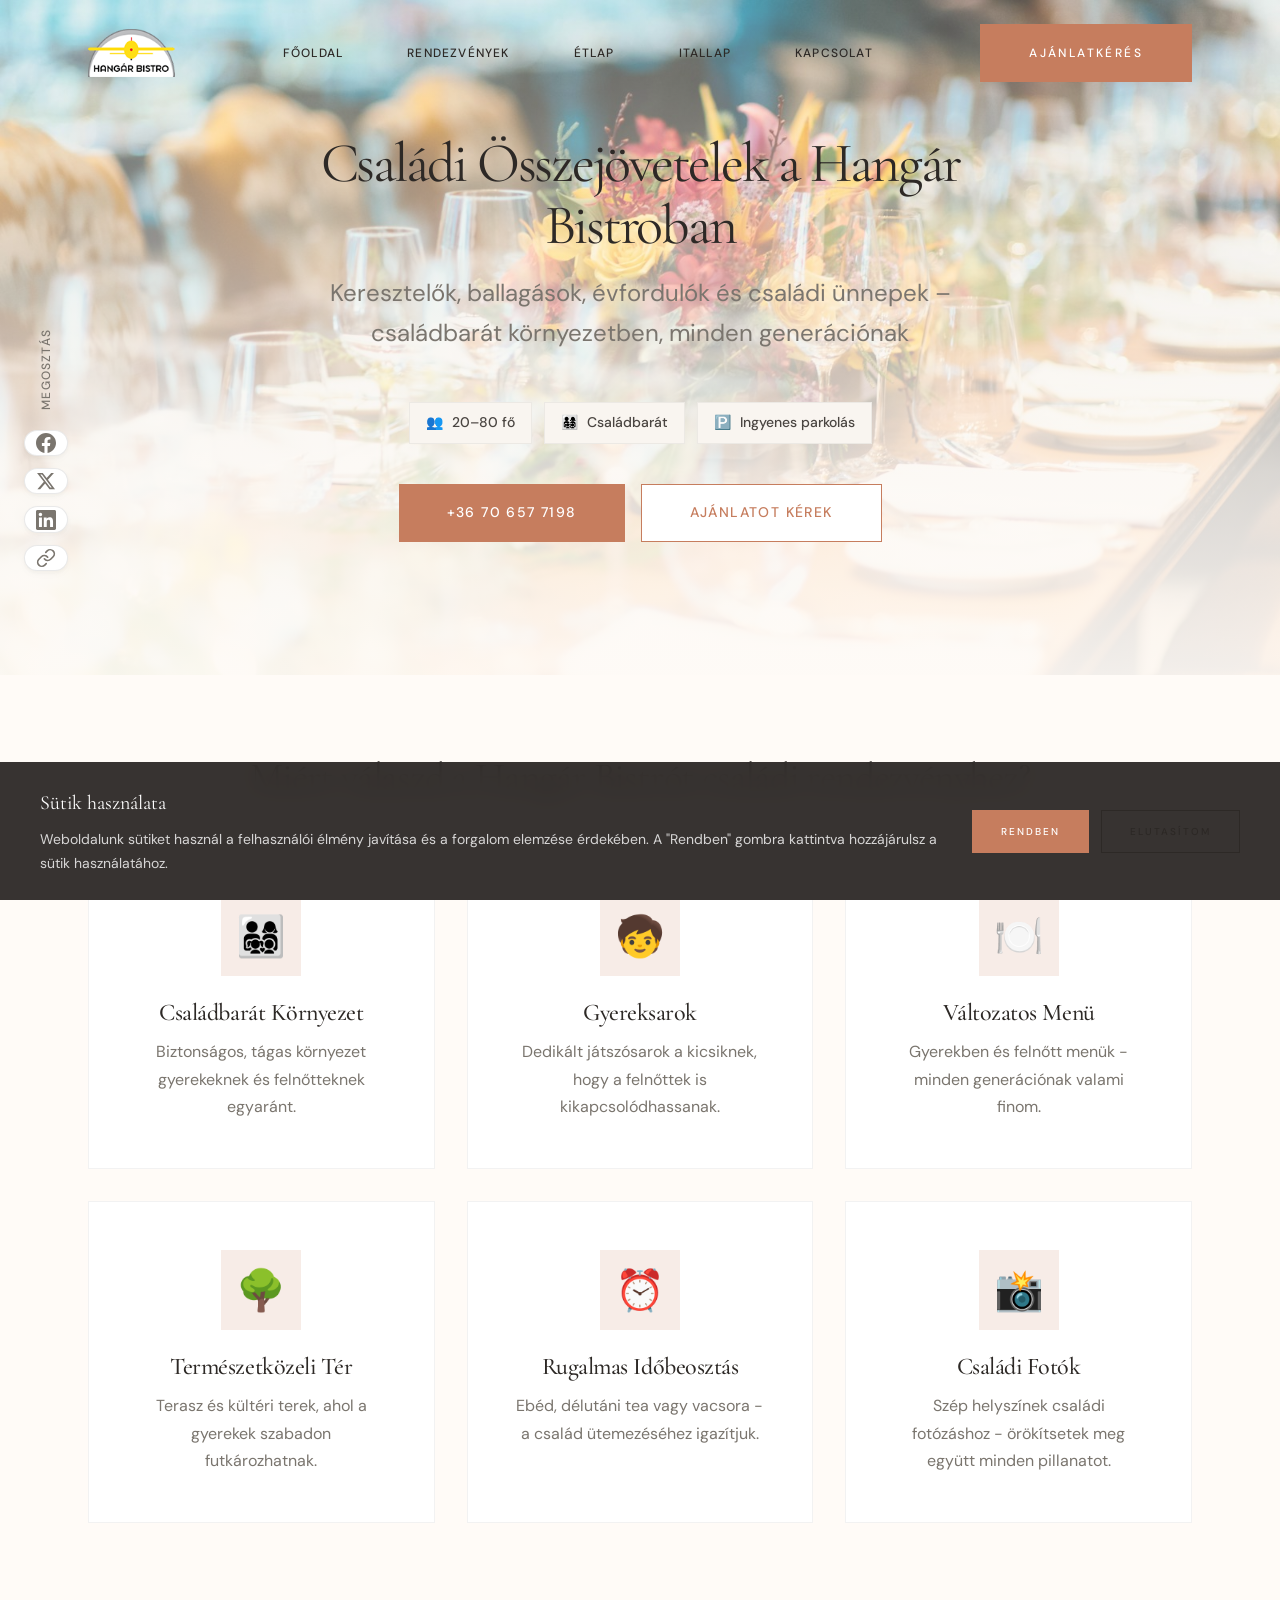
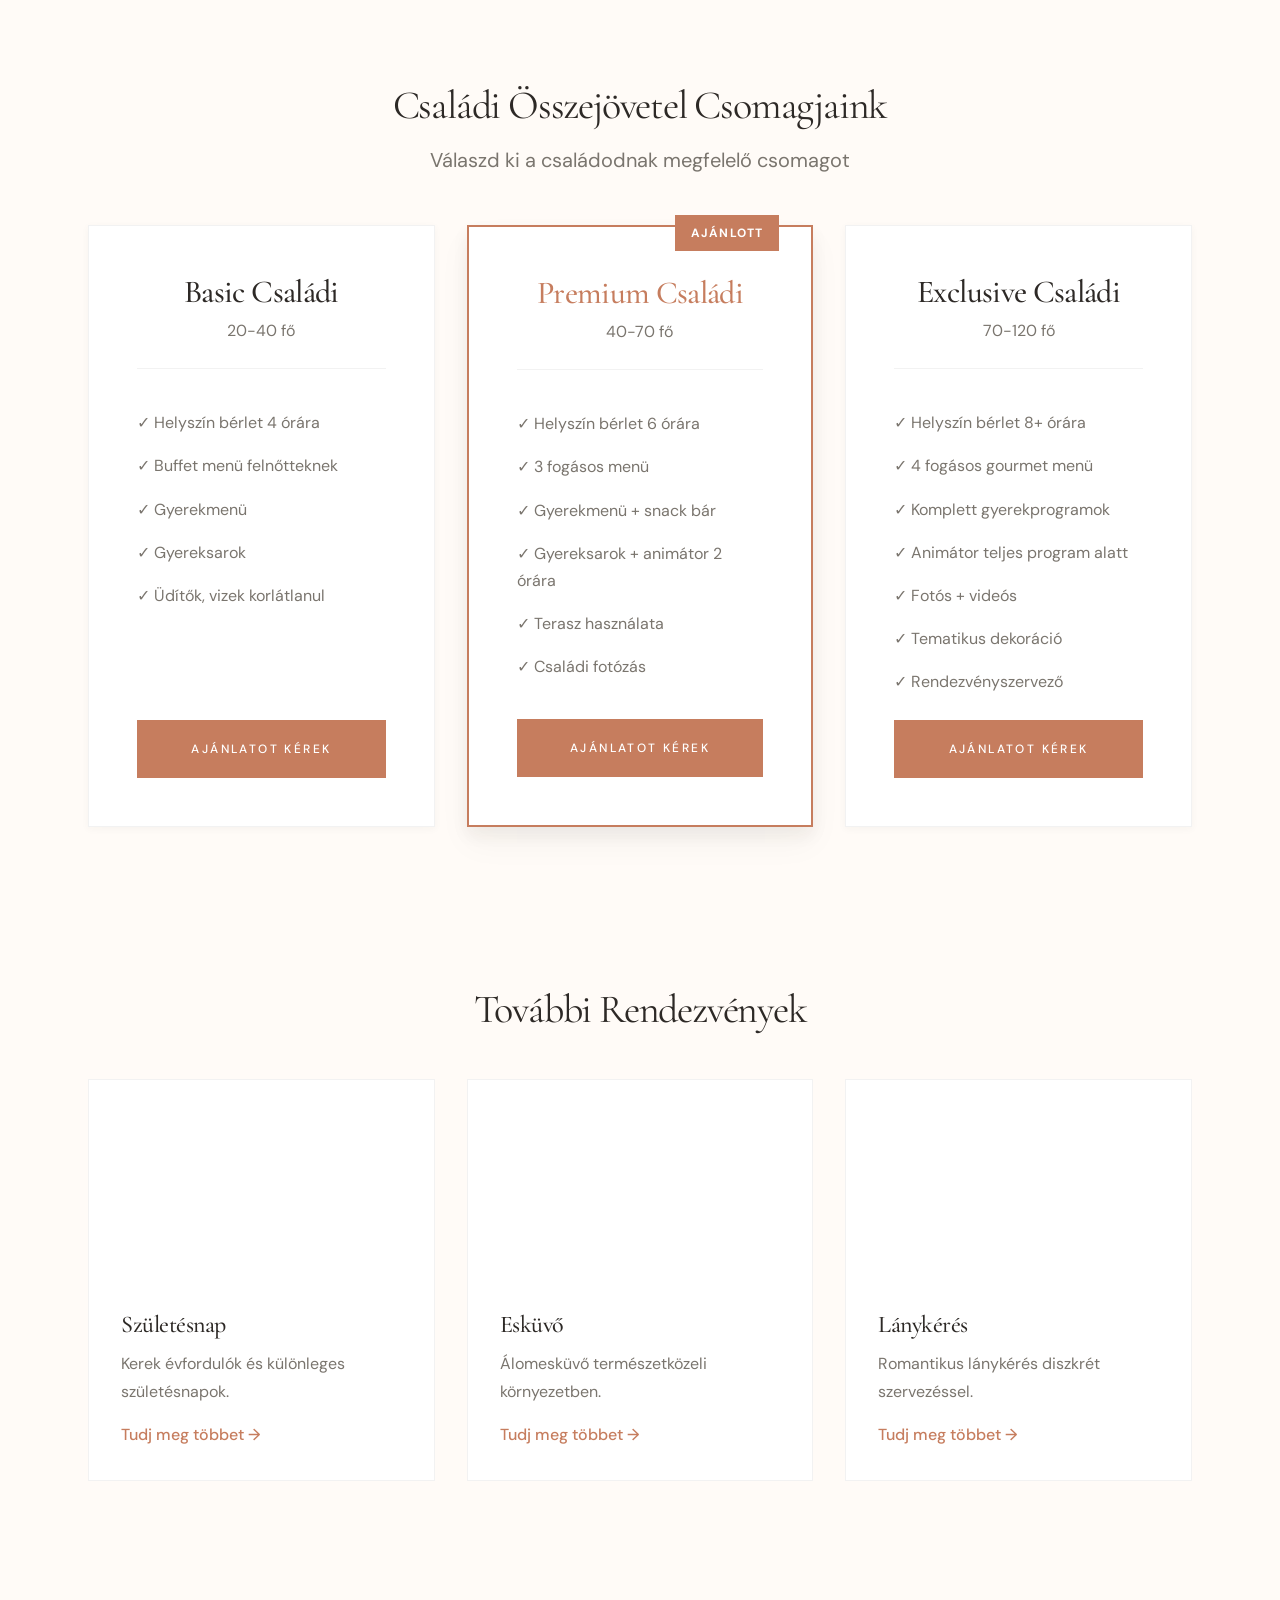
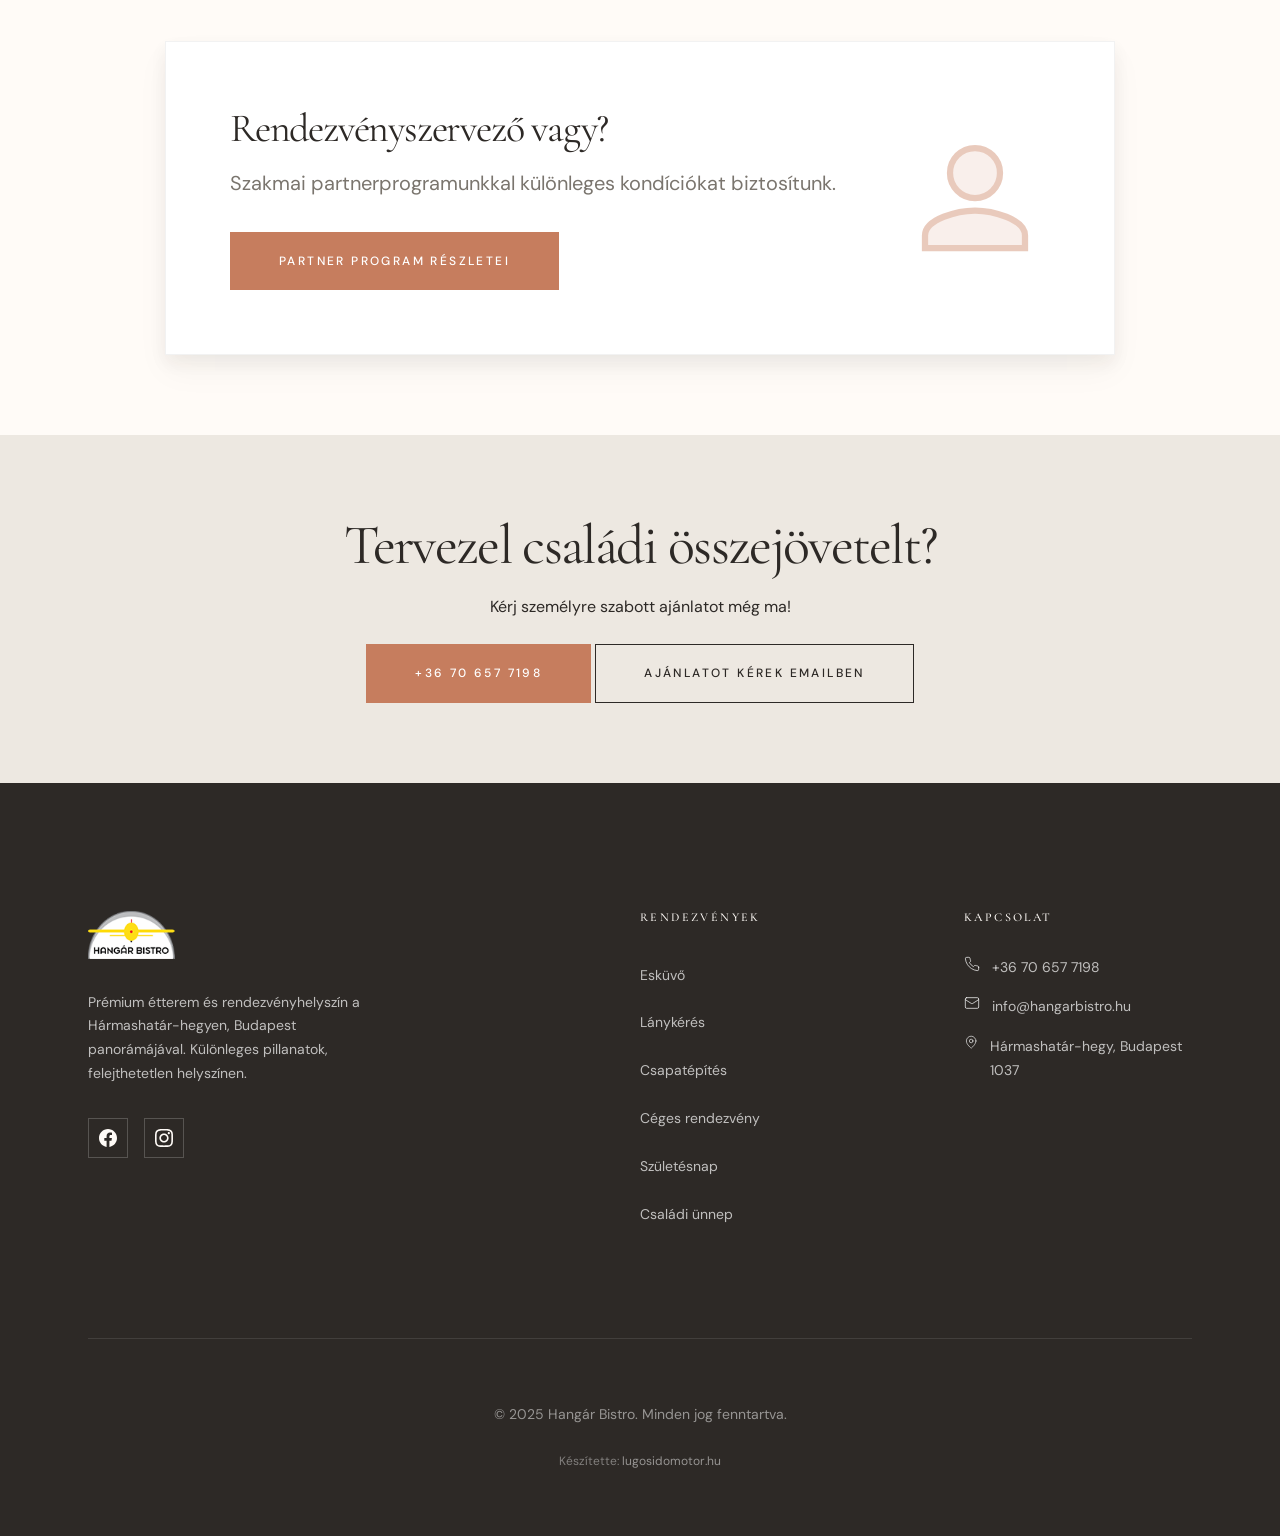
<file: rendezvenyek/csaladi-osszejovetel.html>
<!DOCTYPE html>
<html lang="hu">
<head>
    <meta charset="UTF-8">
    <meta name="viewport" content="width=device-width, initial-scale=1.0">
    <title>Családi Összejövetelek a Hangár Bistroban | Keresztelő, Ballagás, Évforduló | Hangár Bistro</title>
    <meta name="description" content="Családi összejövetelek a Hangár Bistroban - keresztelők, ballagások, évfordulók családbarát környezetben, minden generációnak.">
    
    <meta name="keywords" content="családi összejövetel, keresztelő helyszín, ballagás ünneplés, évforduló, családi rendezvény budapest">
    <meta name="author" content="Hangár Bistro">
    <meta name="robots" content="index, follow">

    <!-- Open Graph -->
    <meta property="og:type" content="website">
    <meta property="og:url" content="https://hangarbistro.hu/rendezvenyek/csaladi-osszejovetel.html">
    <meta property="og:site_name" content="Hangár Bistro">
    <meta property="og:title" content="Családi Összejövetelek a Hangár Bistroban">
    <meta property="og:description" content="Családi összejövetelek családbarát környezetben, minden generációnak.">
    <meta property="og:image" content="https://hangarbistro.hu/assets/images/og-image.jpg">
    <meta property="og:locale" content="hu_HU">

    <!-- Twitter Card -->
    <meta name="twitter:card" content="summary_large_image">
    <meta name="twitter:title" content="Családi Összejövetelek | Hangár Bistro">
    <meta name="twitter:description" content="Családi összejövetelek családbarát környezetben a Hármashatár-hegyen.">
    <meta name="twitter:image" content="https://hangarbistro.hu/assets/images/og-image.jpg">

    <link rel="canonical" href="https://hangarbistro.hu/rendezvenyek/csaladi-osszejovetel.html">
    <meta name="theme-color" content="#FFFBF7">

    <!-- Icons -->
    <link rel="icon" type="image/svg+xml" href="../assets/images/favicon.svg">
    <link rel="icon" type="image/png" sizes="32x32" href="../assets/images/favicon-32x32.png">
    <link rel="apple-touch-icon" sizes="180x180" href="../assets/images/apple-touch-icon.png">
    <link rel="manifest" href="/manifest.json">

    <!-- Perf -->
    <link rel="preload" as="image" href="../assets/images/heroes/csaladi-hero.jpg">
    
    <link rel="preconnect" href="https://fonts.googleapis.com">
    <link rel="preconnect" href="https://fonts.gstatic.com" crossorigin>
    <link href="https://fonts.googleapis.com/css2?family=Cormorant+Garamond:ital,wght@0,300;0,400;0,500;0,600;0,700;1,400&family=DM+Sans:wght@300;400;500;600;700&display=swap" rel="stylesheet">
    
    <link rel="stylesheet" href="../assets/css/variables.css">
    <link rel="stylesheet" href="../assets/css/reset.css">
    <link rel="stylesheet" href="../assets/css/base.css">
    <link rel="stylesheet" href="../assets/css/components.css">
    <link rel="stylesheet" href="../assets/css/layout.css">
    <link rel="stylesheet" href="../assets/css/pages.css">
    
    <script type="application/ld+json">
    {
        "@context": "https://schema.org",
        "@type": "EventVenue",
        "name": "Hangár Bistro - Családi Összejövetel Helyszín",
        "description": "Családi rendezvények helyszíne családbarát környezetben",
        "url": "https://hangarbistro.hu/rendezvenyek/csaladi-osszejovetel.html",
        "telephone": "+36706577198",
        "email": "info@hangarbistro.hu"
    }
    </script>

    <!-- Structured Data - BreadcrumbList -->
    <script type="application/ld+json">
    {
        "@context": "https://schema.org",
        "@type": "BreadcrumbList",
        "itemListElement": [
            {"@type": "ListItem", "position": 1, "name": "Főoldal", "item": "https://hangarbistro.hu/"},
            {"@type": "ListItem", "position": 2, "name": "Rendezvények", "item": "https://hangarbistro.hu/rendezvenyek/"},
            {"@type": "ListItem", "position": 3, "name": "Családi összejövetel", "item": "https://hangarbistro.hu/rendezvenyek/csaladi-osszejovetel.html"}
        ]
    }
    </script>
</head>
<body>
    <a href="#main-content" class="skip-link">Ugrás a tartalomhoz</a>
    <!-- Navigation -->
    <header class="navbar">
      <div class="container navbar__container">
        <a href="../index.html" class="navbar__logo">
          <img src="../assets/images/logo.png" alt="Hangár Bistro logó" width="150" height="50">
        </a>

        <nav class="navbar__menu" aria-label="Főmenü">
          <a href="../index.html" class="navbar__link" data-page="index">Főoldal</a>
          <a href="index.html" class="navbar__link navbar__link--active" data-page="rendezvenyek">Rendezvények</a>
          <a href="../etlap.html" class="navbar__link" data-page="etlap">Étlap</a>
          <a href="../itallap.html" class="navbar__link" data-page="itallap">Itallap</a>
          <a href="../index.html#kapcsolat" class="navbar__link">Kapcsolat</a>
        </nav>

        <a href="mailto:info@hangarbistro.hu?subject=Ajánlatkérés – Hangár Bistro&body=Kedves Hangár Bistro Csapat!%0D%0A%0D%0ARendezvény típusa:%0D%0ADátum:%0D%0ALétszám:%0D%0AIdősáv:%0D%0AMegjegyzés:%0D%0A%0D%0AÜdvözlettel" class="btn btn-primary navbar__cta">Ajánlatkérés</a>

        <button class="navbar__toggle" aria-label="Menü megnyitása" aria-expanded="false" aria-controls="mobile-menu">
          <span></span>
          <span></span>
          <span></span>
        </button>
      </div>

      <!-- Mobile Menu -->
      <nav class="navbar__mobile" id="mobile-menu" aria-hidden="true">
        <div class="navbar__mobile-header">
          <img src="../assets/images/logo.png" alt="Hangár Bistro" style="height: 34px;">
          <button class="navbar__mobile-close" aria-label="Menü bezárása">×</button>
        </div>
        <div class="navbar__mobile-menu">
          <a href="../index.html" class="navbar__mobile-link" data-page="index">Főoldal</a>
          <a href="index.html" class="navbar__mobile-link navbar__mobile-link--active" data-page="rendezvenyek">Rendezvények</a>
          <a href="../etlap.html" class="navbar__mobile-link" data-page="etlap">Étlap</a>
          <a href="../itallap.html" class="navbar__mobile-link" data-page="itallap">Itallap</a>
          <a href="../index.html#kapcsolat" class="navbar__mobile-link">Kapcsolat</a>
        </div>
        <a href="mailto:info@hangarbistro.hu?subject=Ajánlatkérés – Hangár Bistro&body=Kedves Hangár Bistro Csapat!%0D%0A%0D%0ARendezvény típusa:%0D%0ADátum:%0D%0ALétszám:%0D%0AIdősáv:%0D%0AMegjegyzés:%0D%0A%0D%0AÜdvözlettel" class="btn btn-primary btn-block">Ajánlatkérés</a>
      </nav>

      <div class="navbar__backdrop"></div>
    </header>

    <main id="main-content">
    <section class="hero-section" style="background-image: url('../assets/images/heroes/csaladi-hero.jpg');">
        <div class="container">
            <div class="hero-content">
                <h1 class="hero-title">Családi Összejövetelek a Hangár Bistroban</h1>
                <p class="hero-subtitle">Keresztelők, ballagások, évfordulók és családi ünnepek – családbarát környezetben, minden generációnak</p>
                <ul class="hero-badges" role="list">
                    <li class="hero-badge"><span class="hero-badge__icon" aria-hidden="true">👥</span><span>20–80 fő</span></li>
                    <li class="hero-badge"><span class="hero-badge__icon" aria-hidden="true">👨‍👩‍👧‍👦</span><span>Családbarát</span></li>
                    <li class="hero-badge"><span class="hero-badge__icon" aria-hidden="true">🅿️</span><span>Ingyenes parkolás</span></li>
                </ul>
                <div class="hero-cta-group">
                    <a href="tel:+36706577198" class="btn btn-primary">+36 70 657 7198</a>
                    <a href="mailto:info@hangarbistro.hu?subject=Ajánlatkérés – Családi Összejövetel – Hangár Bistro&body=Kedves Hangár Bistro Csapat!%0D%0A%0D%0ARendezvény dátuma:%0D%0ALétszám:%0D%0ARendezvény típusa:%0D%0AMegjegyzés:%0D%0A%0D%0AÜdvözlettel" class="btn btn-secondary">Ajánlatot kérek</a>
                </div>
            </div>
        </div>
    </section>
    
    <section class="section why-here-section">
        <div class="container">
            <h2 class="section-title">Miért válaszd a Hangár Bistrót családi rendezvényhez?</h2>
            <div class="features-grid">
                <div class="feature-card glass-bg"><div class="feature-icon">👨‍👩‍👧‍👦</div><h3 class="feature-title">Családbarát Környezet</h3><p class="feature-description">Biztonságos, tágas környezet gyerekeknek és felnőtteknek egyaránt.</p></div>
                <div class="feature-card glass-bg"><div class="feature-icon">🧒</div><h3 class="feature-title">Gyereksarok</h3><p class="feature-description">Dedikált játszósarok a kicsiknek, hogy a felnőttek is kikapcsolódhassanak.</p></div>
                <div class="feature-card glass-bg"><div class="feature-icon">🍽️</div><h3 class="feature-title">Változatos Menü</h3><p class="feature-description">Gyerekben és felnőtt menük - minden generációnak valami finom.</p></div>
                <div class="feature-card glass-bg"><div class="feature-icon">🌳</div><h3 class="feature-title">Természetközeli Tér</h3><p class="feature-description">Terasz és kültéri terek, ahol a gyerekek szabadon futkározhatnak.</p></div>
                <div class="feature-card glass-bg"><div class="feature-icon">⏰</div><h3 class="feature-title">Rugalmas Időbeosztás</h3><p class="feature-description">Ebéd, délutáni tea vagy vacsora - a család ütemezéséhez igazítjuk.</p></div>
                <div class="feature-card glass-bg"><div class="feature-icon">📸</div><h3 class="feature-title">Családi Fotók</h3><p class="feature-description">Szép helyszínek családi fotózáshoz - örökítsetek meg együtt minden pillanatot.</p></div>
            </div>
        </div>
    </section>
    
    <section class="section packages-section glass-bg">
        <div class="container">
            <h2 class="section-title">Családi Összejövetel Csomagjaink</h2>
            <p class="section-description">Válaszd ki a családodnak megfelelő csomagot</p>
            <div class="packages-grid">
                <div class="package-card glass-border">
                    <div class="package-header"><h3 class="package-title">Basic Családi</h3><p class="package-subtitle">20-40 fő</p></div>
                    <div class="package-features">
                        <div class="feature-item"><span>✓ Helyszín bérlet 4 órára</span></div>
                        <div class="feature-item"><span>✓ Buffet menü felnőtteknek</span></div>
                        <div class="feature-item"><span>✓ Gyerekmenü</span></div>
                        <div class="feature-item"><span>✓ Gyereksarok</span></div>
                        <div class="feature-item"><span>✓ Üdítők, vizek korlátlanul</span></div>
                    </div>
                    <a href="mailto:info@hangarbistro.hu?subject=Ajánlatkérés – Basic Családi Összejövetel – Hangár Bistro&body=Kedves Hangár Bistro!%0D%0A%0D%0AA Basic Családi Összejövetel csomagról szeretnék részletes ajánlatot kérni.%0D%0A%0D%0ADátum:%0D%0ALétszám:%0D%0AKérdések:%0D%0A%0D%0AÜdvözlettel" class="btn btn-primary btn-block">Ajánlatot kérek</a>
                </div>
                <div class="package-card glass-border featured">
                    <div class="package-badge">Ajánlott</div>
                    <div class="package-header"><h3 class="package-title">Premium Családi</h3><p class="package-subtitle">40-70 fő</p></div>
                    <div class="package-features">
                        <div class="feature-item"><span>✓ Helyszín bérlet 6 órára</span></div>
                        <div class="feature-item"><span>✓ 3 fogásos menü</span></div>
                        <div class="feature-item"><span>✓ Gyerekmenü + snack bár</span></div>
                        <div class="feature-item"><span>✓ Gyereksarok + animátor 2 órára</span></div>
                        <div class="feature-item"><span>✓ Terasz használata</span></div>
                        <div class="feature-item"><span>✓ Családi fotózás</span></div>
                    </div>
                    <a href="mailto:info@hangarbistro.hu?subject=Ajánlatkérés – Premium Családi Összejövetel – Hangár Bistro&body=Kedves Hangár Bistro!%0D%0A%0D%0AA Premium Családi Összejövetel csomagról szeretnék részletes ajánlatot kérni.%0D%0A%0D%0ADátum:%0D%0ALétszám:%0D%0AKérdések:%0D%0A%0D%0AÜdvözlettel" class="btn btn-primary btn-block">Ajánlatot kérek</a>
                </div>
                <div class="package-card glass-border">
                    <div class="package-header"><h3 class="package-title">Exclusive Családi</h3><p class="package-subtitle">70-120 fő</p></div>
                    <div class="package-features">
                        <div class="feature-item"><span>✓ Helyszín bérlet 8+ órára</span></div>
                        <div class="feature-item"><span>✓ 4 fogásos gourmet menü</span></div>
                        <div class="feature-item"><span>✓ Komplett gyerekprogramok</span></div>
                        <div class="feature-item"><span>✓ Animátor teljes program alatt</span></div>
                        <div class="feature-item"><span>✓ Fotós + videós</span></div>
                        <div class="feature-item"><span>✓ Tematikus dekoráció</span></div>
                        <div class="feature-item"><span>✓ Rendezvényszervező</span></div>
                    </div>
                    <a href="mailto:info@hangarbistro.hu?subject=Ajánlatkérés – Exclusive Családi Összejövetel – Hangár Bistro&body=Kedves Hangár Bistro!%0D%0A%0D%0AAz Exclusive Családi Összejövetel csomagról szeretnék részletes ajánlatot kérni.%0D%0A%0D%0ADátum:%0D%0ALétszám:%0D%0AKérdések:%0D%0A%0D%0AÜdvözlettel" class="btn btn-primary btn-block">Ajánlatot kérek</a>
                </div>
            </div>
        </div>
    </section>
    
    <section class="section cross-sell-section glass-bg">
        <div class="container">
            <h2 class="section-title">További Rendezvények</h2>
            <div class="cross-sell-grid">
                <a href="szuletesnap.html" class="cross-sell-card glass-border">
                    <div class="cross-sell-image" style="background-image: url('https://images.unsplash.com/photo-1530103862676-de8c9debad1d?w=600&q=80');"></div>
                    <div class="cross-sell-content"><h3 class="cross-sell-title">Születésnap</h3><p class="cross-sell-description">Kerek évfordulók és különleges születésnapok.</p><span class="cross-sell-link">Tudj meg többet →</span></div>
                </a>
                <a href="eskuvo.html" class="cross-sell-card glass-border">
                    <div class="cross-sell-image" style="background-image: url('https://images.unsplash.com/photo-1519741497674-611481863552?w=600&q=80');"></div>
                    <div class="cross-sell-content"><h3 class="cross-sell-title">Esküvő</h3><p class="cross-sell-description">Álomesküvő természetközeli környezetben.</p><span class="cross-sell-link">Tudj meg többet →</span></div>
                </a>
                <a href="lanykeres.html" class="cross-sell-card glass-border">
                    <div class="cross-sell-image" style="background-image: url('https://images.unsplash.com/photo-1522673607200-164d1b6ce486?w=600&q=80');"></div>
                    <div class="cross-sell-content"><h3 class="cross-sell-title">Lánykérés</h3><p class="cross-sell-description">Romantikus lánykérés diszkrét szervezéssel.</p><span class="cross-sell-link">Tudj meg többet →</span></div>
                </a>
            </div>
        </div>
    </section>
    
    <section class="section event-organizers-cta">
        <div class="container">
            <div class="organizers-cta-card glass-bg glass-border">
                <div class="organizers-cta-content">
                    <h2 class="organizers-cta-title">Rendezvény<wbr>szervező vagy?</h2>
                    <p class="organizers-cta-description">Szakmai partnerprogramunkkal különleges kondíciókat biztosítunk.</p>
                    <a href="../rendezvenyek/index.html#rendezvenyszervezoknek" class="btn btn-primary">Partner Program Részletei</a>
                </div>
                <div class="organizers-cta-icon">
                    <svg width="120" height="120" viewBox="0 0 24 24" fill="none" xmlns="http://www.w3.org/2000/svg">
                        <path d="M12 12c2.21 0 4-1.79 4-4s-1.79-4-4-4-4 1.79-4 4 1.79 4 4 4zm0 2c-2.67 0-8 1.34-8 4v2h16v-2c0-2.66-5.33-4-8-4z" fill="currentColor" opacity="0.3"/>
                        <path d="M12 12c2.21 0 4-1.79 4-4s-1.79-4-4-4-4 1.79-4 4 1.79 4 4 4zm0 2c-2.67 0-8 1.34-8 4v2h16v-2c0-2.66-5.33-4-8-4z" stroke="currentColor" stroke-width="1"/>
                    </svg>
                </div>
            </div>
        </div>
    </section>
    
    <section class="section cta-banner">
        <div class="container">
            <div class="cta-banner-content">
                <h2 class="cta-banner-title">Tervezel családi összejövetelt?</h2>
                <p class="cta-banner-description">Kérj személyre szabott ajánlatot még ma!</p>
                <div class="cta-banner-buttons">
                    <a href="tel:+36706577198" class="btn btn-primary btn-large">+36 70 657 7198</a>
                    <a href="mailto:info@hangarbistro.hu?subject=Ajánlatkérés – Családi Összejövetel – Hangár Bistro&body=Kedves Hangár Bistro Csapat!%0D%0A%0D%0ARendezvény dátuma:%0D%0ALétszám:%0D%0ARendezvény típusa:%0D%0AMegjegyzés:%0D%0A%0D%0AÜdvözlettel" class="btn btn-secondary btn-large">Ajánlatot kérek emailben</a>
                </div>
            </div>
        </div>
    </section>
    
    </main>

    <div id="footer-placeholder"></div>
    
    <script src="../assets/js/partials.js"></script>
    <script src="../assets/js/faq-accordion.js"></script>
    <script src="../assets/js/lightbox.js"></script>
    <script src="../assets/js/navigation.js"></script>
    <script src="../assets/js/main.js"></script>
</body>
</html>
</file>
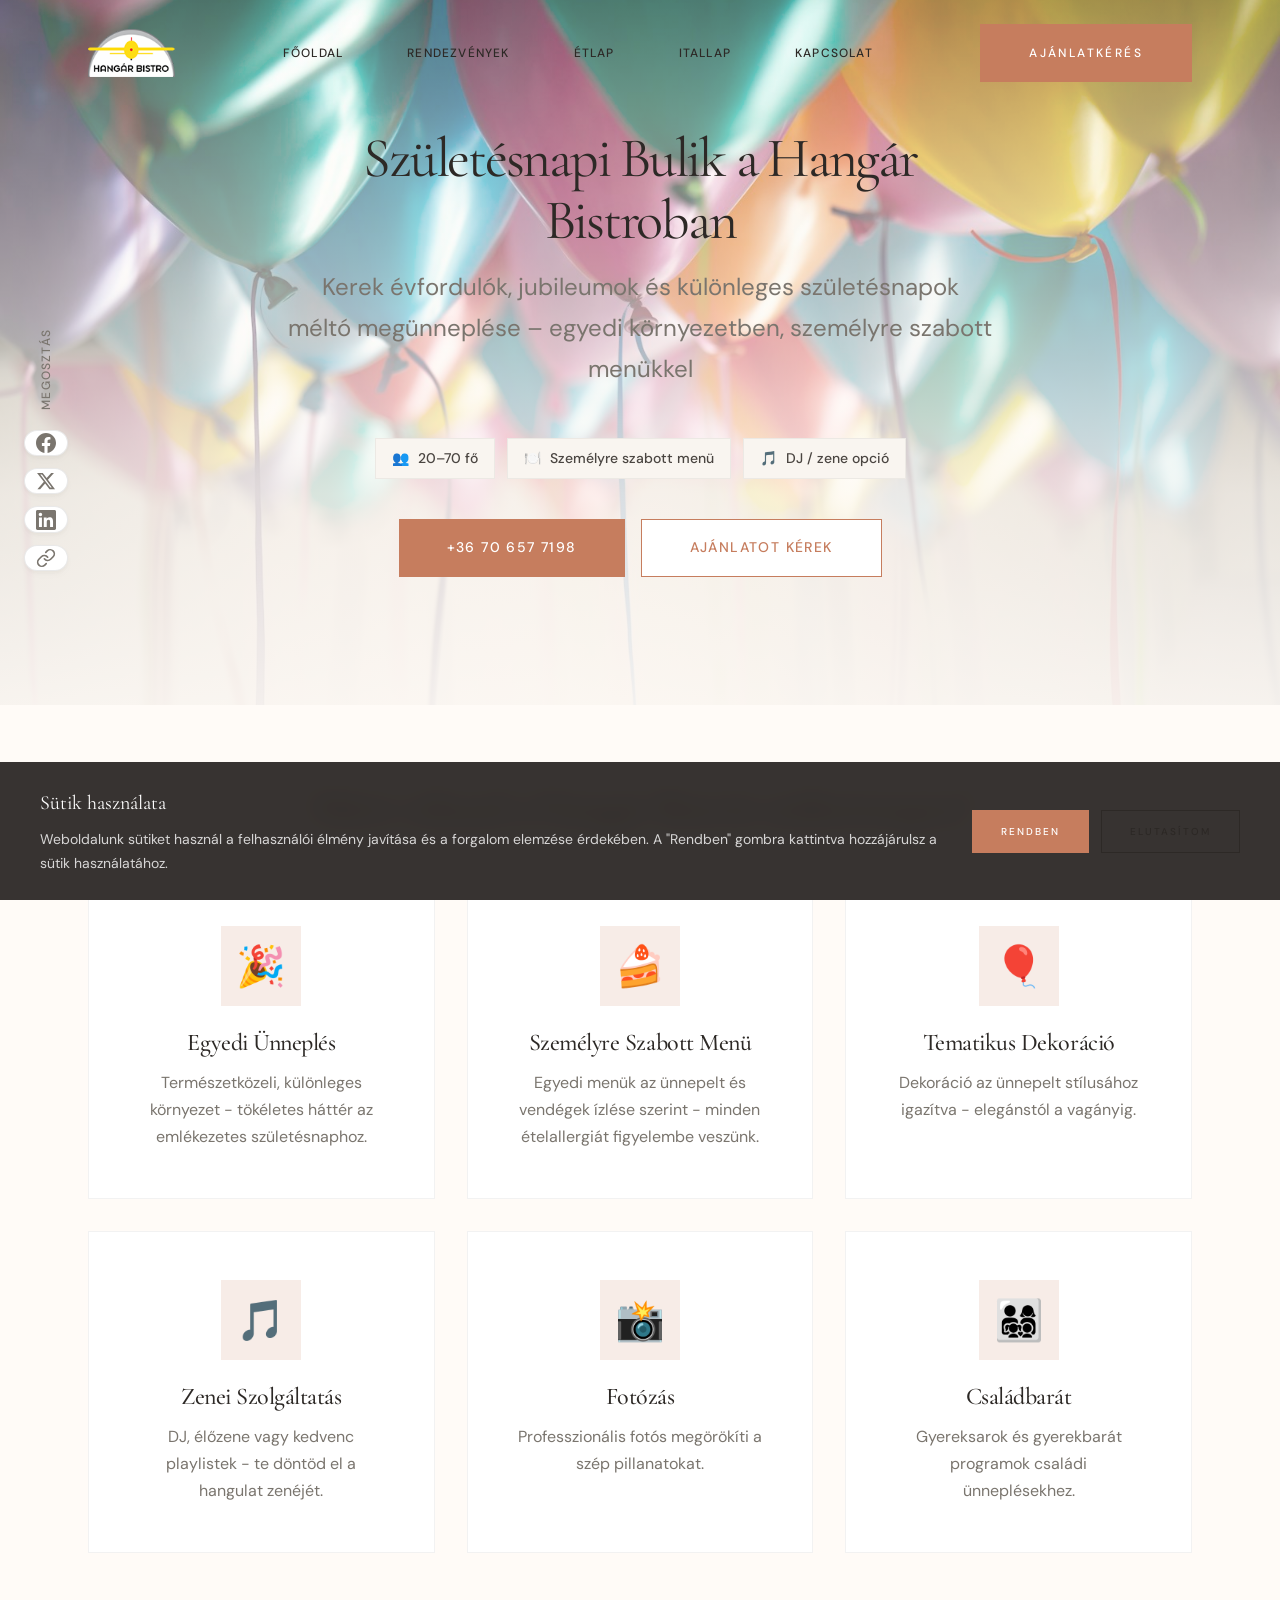
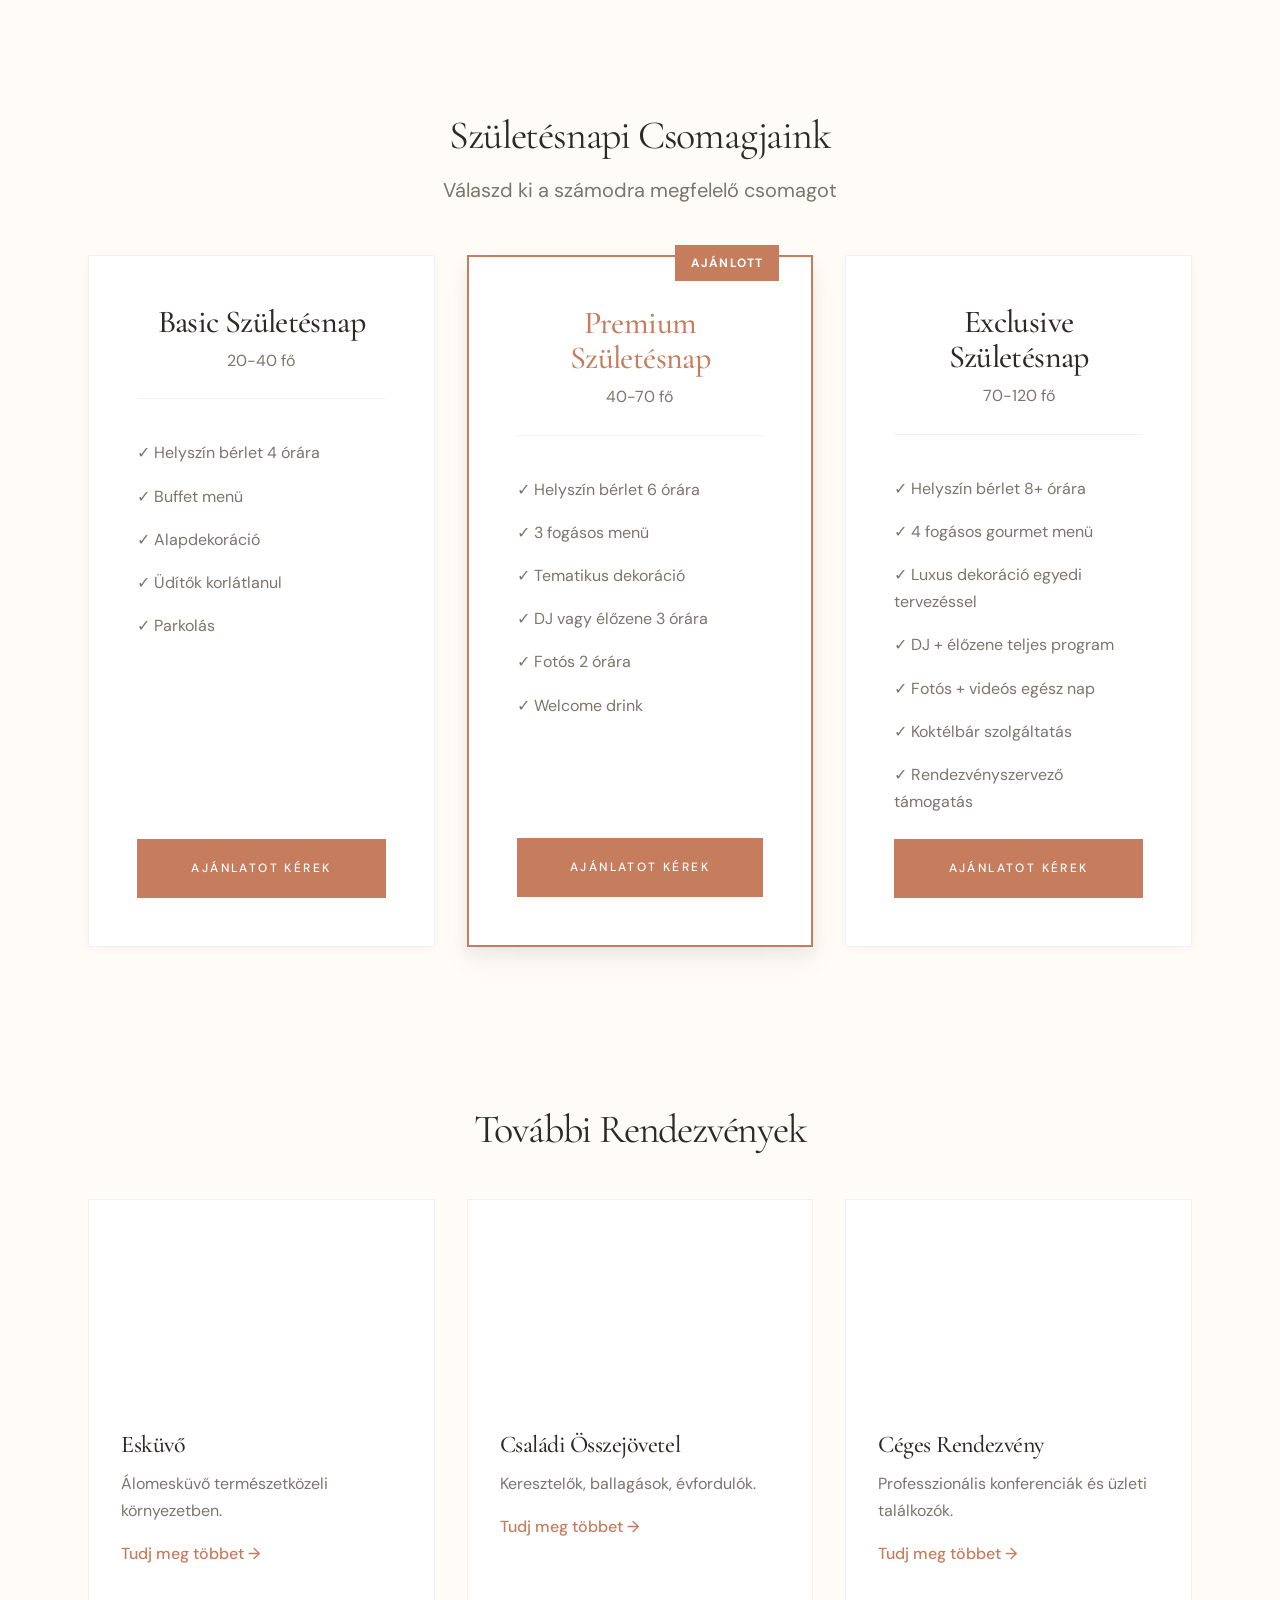
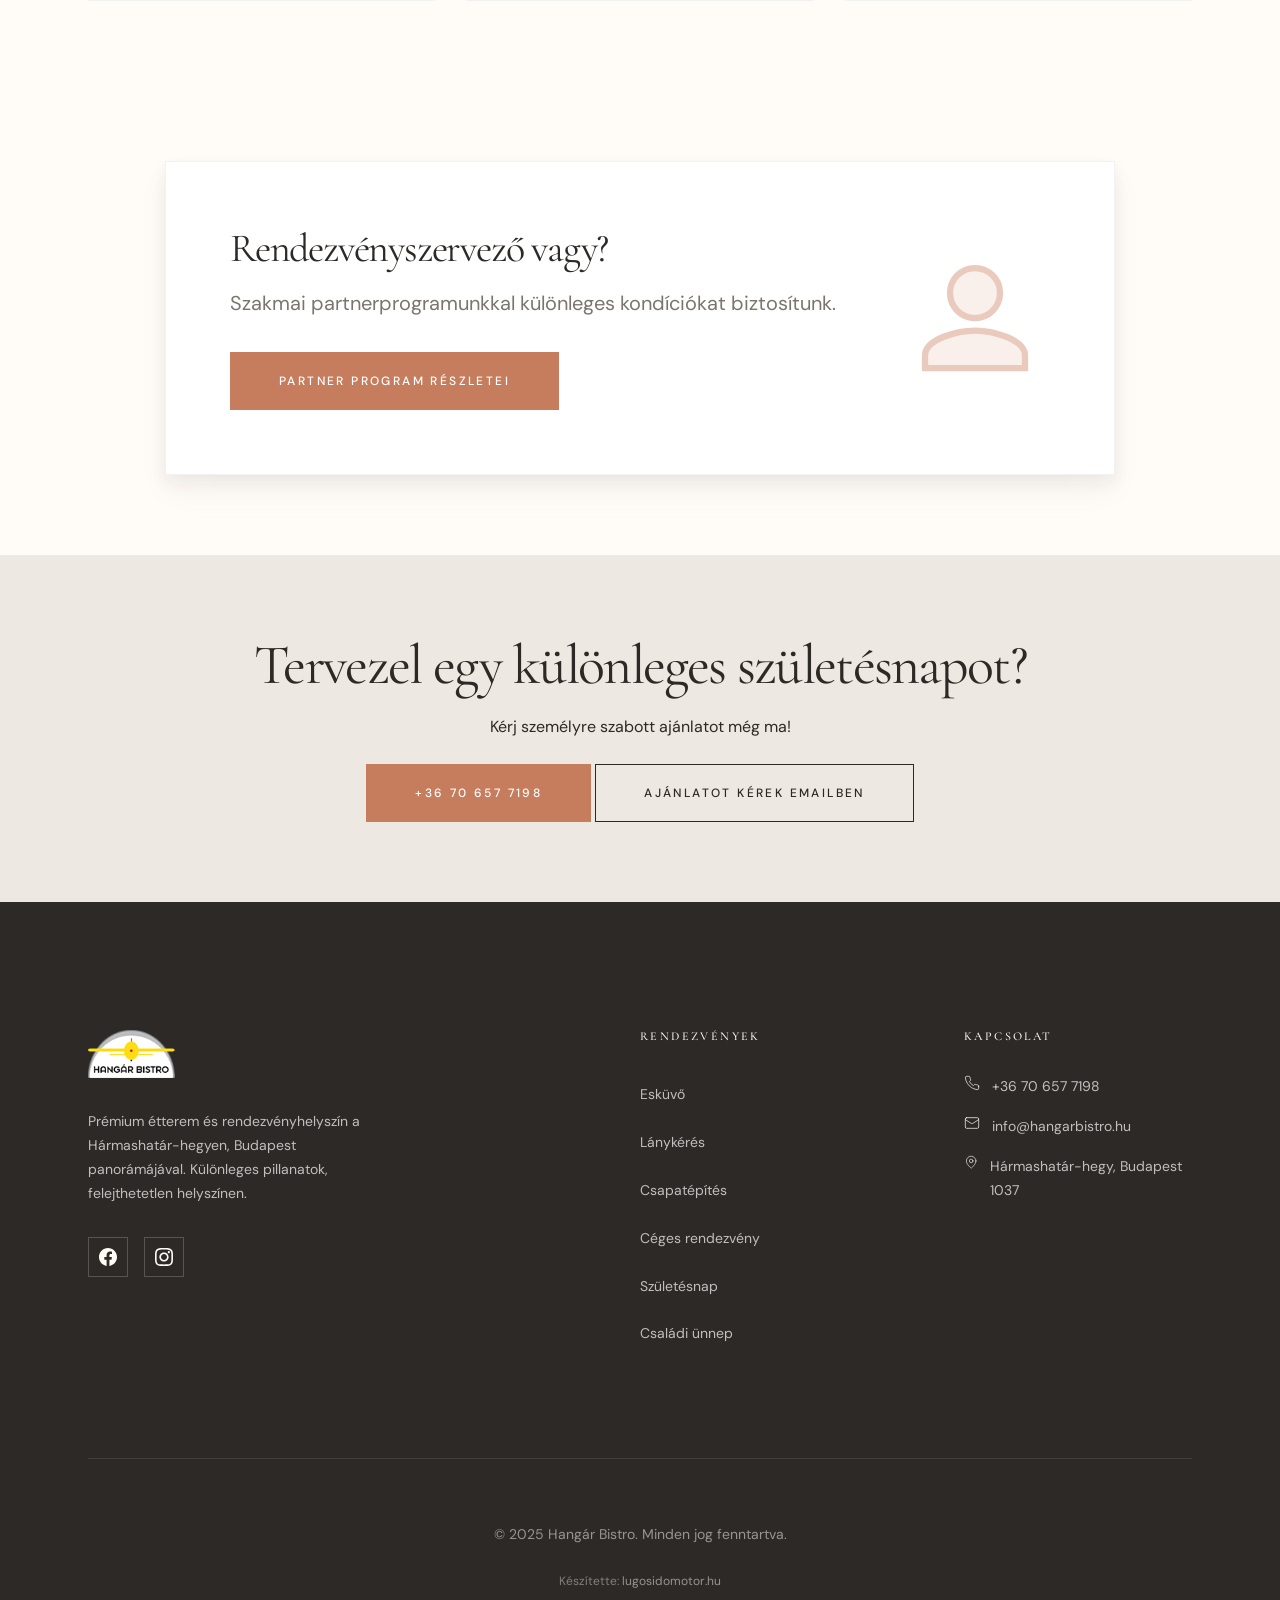
<file: rendezvenyek/szuletesnap.html>
<!DOCTYPE html>
<html lang="hu">
<head>
    <meta charset="UTF-8">
    <meta name="viewport" content="width=device-width, initial-scale=1.0">
    <title>Születésnapi Bulik a Hangár Bistroban | Kerek Évfordulók, Ünnepek | Hangár Bistro</title>
    <meta name="description" content="Felejthetetlen születésnapi bulik a Hangár Bistroban - kerek évfordulók, jubileumok egyedi környezetben, személyre szabott menükkel.">
    
    <meta name="keywords" content="születésnap helyszín, születésnapi buli, kerek évforduló, jubileum, születésnapi rendezvény budapest">
    <meta name="author" content="Hangár Bistro">
    <meta name="robots" content="index, follow">

    <!-- Open Graph -->
    <meta property="og:type" content="website">
    <meta property="og:url" content="https://hangarbistro.hu/rendezvenyek/szuletesnap.html">
    <meta property="og:site_name" content="Hangár Bistro">
    <meta property="og:title" content="Születésnapi Bulik a Hangár Bistroban">
    <meta property="og:description" content="Felejthetetlen születésnapi bulik egyedi környezetben, személyre szabott menükkel.">
    <meta property="og:image" content="https://hangarbistro.hu/assets/images/og-image.jpg">
    <meta property="og:locale" content="hu_HU">

    <!-- Twitter Card -->
    <meta name="twitter:card" content="summary_large_image">
    <meta name="twitter:title" content="Születésnapi Bulik | Hangár Bistro">
    <meta name="twitter:description" content="Felejthetetlen születésnapi bulik egyedi környezetben a Hármashatár-hegyen.">
    <meta name="twitter:image" content="https://hangarbistro.hu/assets/images/og-image.jpg">

    <link rel="canonical" href="https://hangarbistro.hu/rendezvenyek/szuletesnap.html">
    <meta name="theme-color" content="#FFFBF7">

    <!-- Icons -->
    <link rel="icon" type="image/svg+xml" href="../assets/images/favicon.svg">
    <link rel="icon" type="image/png" sizes="32x32" href="../assets/images/favicon-32x32.png">
    <link rel="apple-touch-icon" sizes="180x180" href="../assets/images/apple-touch-icon.png">
    <link rel="manifest" href="/manifest.json">

    <!-- Perf -->
    <link rel="preload" as="image" href="../assets/images/heroes/szuletesnap-hero.jpg">
    
    <link rel="preconnect" href="https://fonts.googleapis.com">
    <link rel="preconnect" href="https://fonts.gstatic.com" crossorigin>
    <link href="https://fonts.googleapis.com/css2?family=Cormorant+Garamond:ital,wght@0,300;0,400;0,500;0,600;0,700;1,400&family=DM+Sans:wght@300;400;500;600;700&display=swap" rel="stylesheet">
    
    <link rel="stylesheet" href="../assets/css/variables.css">
    <link rel="stylesheet" href="../assets/css/reset.css">
    <link rel="stylesheet" href="../assets/css/base.css">
    <link rel="stylesheet" href="../assets/css/components.css">
    <link rel="stylesheet" href="../assets/css/layout.css">
    <link rel="stylesheet" href="../assets/css/pages.css">
    
    <script type="application/ld+json">
    {
        "@context": "https://schema.org",
        "@type": "EventVenue",
        "name": "Hangár Bistro - Születésnapi Rendezvény Helyszín",
        "description": "Születésnapi bulik helyszíne egyedi környezetben",
        "url": "https://hangarbistro.hu/rendezvenyek/szuletesnap.html",
        "telephone": "+36706577198",
        "email": "info@hangarbistro.hu"
    }
    </script>

    <!-- Structured Data - BreadcrumbList -->
    <script type="application/ld+json">
    {
        "@context": "https://schema.org",
        "@type": "BreadcrumbList",
        "itemListElement": [
            {"@type": "ListItem", "position": 1, "name": "Főoldal", "item": "https://hangarbistro.hu/"},
            {"@type": "ListItem", "position": 2, "name": "Rendezvények", "item": "https://hangarbistro.hu/rendezvenyek/"},
            {"@type": "ListItem", "position": 3, "name": "Születésnap", "item": "https://hangarbistro.hu/rendezvenyek/szuletesnap.html"}
        ]
    }
    </script>
</head>
<body>
    <a href="#main-content" class="skip-link">Ugrás a tartalomhoz</a>
    <!-- Navigation -->
    <header class="navbar">
      <div class="container navbar__container">
        <a href="../index.html" class="navbar__logo">
          <img src="../assets/images/logo.png" alt="Hangár Bistro logó" width="150" height="50">
        </a>

        <nav class="navbar__menu" aria-label="Főmenü">
          <a href="../index.html" class="navbar__link" data-page="index">Főoldal</a>
          <a href="index.html" class="navbar__link navbar__link--active" data-page="rendezvenyek">Rendezvények</a>
          <a href="../etlap.html" class="navbar__link" data-page="etlap">Étlap</a>
          <a href="../itallap.html" class="navbar__link" data-page="itallap">Itallap</a>
          <a href="../index.html#kapcsolat" class="navbar__link">Kapcsolat</a>
        </nav>

        <a href="mailto:info@hangarbistro.hu?subject=Ajánlatkérés – Hangár Bistro&body=Kedves Hangár Bistro Csapat!%0D%0A%0D%0ARendezvény típusa:%0D%0ADátum:%0D%0ALétszám:%0D%0AIdősáv:%0D%0AMegjegyzés:%0D%0A%0D%0AÜdvözlettel" class="btn btn-primary navbar__cta">Ajánlatkérés</a>

        <button class="navbar__toggle" aria-label="Menü megnyitása" aria-expanded="false" aria-controls="mobile-menu">
          <span></span>
          <span></span>
          <span></span>
        </button>
      </div>

      <!-- Mobile Menu -->
      <nav class="navbar__mobile" id="mobile-menu" aria-hidden="true">
        <div class="navbar__mobile-header">
          <img src="../assets/images/logo.png" alt="Hangár Bistro" style="height: 34px;">
          <button class="navbar__mobile-close" aria-label="Menü bezárása">×</button>
        </div>
        <div class="navbar__mobile-menu">
          <a href="../index.html" class="navbar__mobile-link" data-page="index">Főoldal</a>
          <a href="index.html" class="navbar__mobile-link navbar__mobile-link--active" data-page="rendezvenyek">Rendezvények</a>
          <a href="../etlap.html" class="navbar__mobile-link" data-page="etlap">Étlap</a>
          <a href="../itallap.html" class="navbar__mobile-link" data-page="itallap">Itallap</a>
          <a href="../index.html#kapcsolat" class="navbar__mobile-link">Kapcsolat</a>
        </div>
        <a href="mailto:info@hangarbistro.hu?subject=Ajánlatkérés – Hangár Bistro&body=Kedves Hangár Bistro Csapat!%0D%0A%0D%0ARendezvény típusa:%0D%0ADátum:%0D%0ALétszám:%0D%0AIdősáv:%0D%0AMegjegyzés:%0D%0A%0D%0AÜdvözlettel" class="btn btn-primary btn-block">Ajánlatkérés</a>
      </nav>

      <div class="navbar__backdrop"></div>
    </header>

    <main id="main-content">
    <section class="hero-section" style="background-image: url('../assets/images/heroes/szuletesnap-hero.jpg');">
        <div class="container">
            <div class="hero-content">
                <h1 class="hero-title">Születésnapi Bulik a Hangár Bistroban</h1>
                <p class="hero-subtitle">Kerek évfordulók, jubileumok és különleges születésnapok méltó megünneplése – egyedi környezetben, személyre szabott menükkel</p>
                <ul class="hero-badges" role="list">
                    <li class="hero-badge"><span class="hero-badge__icon" aria-hidden="true">👥</span><span>20–70 fő</span></li>
                    <li class="hero-badge"><span class="hero-badge__icon" aria-hidden="true">🍽️</span><span>Személyre szabott menü</span></li>
                    <li class="hero-badge"><span class="hero-badge__icon" aria-hidden="true">🎵</span><span>DJ / zene opció</span></li>
                </ul>
                <div class="hero-cta-group">
                    <a href="tel:+36706577198" class="btn btn-primary">+36 70 657 7198</a>
                    <a href="mailto:info@hangarbistro.hu?subject=Ajánlatkérés – Születésnap – Hangár Bistro&body=Kedves Hangár Bistro Csapat!%0D%0A%0D%0ASzületésnap dátuma:%0D%0ALétszám:%0D%0AÜnnepelt életkora:%0D%0AMegjegyzés:%0D%0A%0D%0AÜdvözlettel" class="btn btn-secondary">Ajánlatot kérek</a>
                </div>
            </div>
        </div>
    </section>
    
    <section class="section why-here-section">
        <div class="container">
            <h2 class="section-title">Miért válaszd a Hangár Bistrót születésnapra?</h2>
            <div class="features-grid">
                <div class="feature-card glass-bg"><div class="feature-icon">🎉</div><h3 class="feature-title">Egyedi Ünneplés</h3><p class="feature-description">Természetközeli, különleges környezet - tökéletes háttér az emlékezetes születésnaphoz.</p></div>
                <div class="feature-card glass-bg"><div class="feature-icon">🍰</div><h3 class="feature-title">Személyre Szabott Menü</h3><p class="feature-description">Egyedi menük az ünnepelt és vendégek ízlése szerint - minden ételallergiát figyelembe veszünk.</p></div>
                <div class="feature-card glass-bg"><div class="feature-icon">🎈</div><h3 class="feature-title">Tematikus Dekoráció</h3><p class="feature-description">Dekoráció az ünnepelt stílusához igazítva - elegánstól a vagányig.</p></div>
                <div class="feature-card glass-bg"><div class="feature-icon">🎵</div><h3 class="feature-title">Zenei Szolgáltatás</h3><p class="feature-description">DJ, élőzene vagy kedvenc playlistek - te döntöd el a hangulat zenéjét.</p></div>
                <div class="feature-card glass-bg"><div class="feature-icon">📸</div><h3 class="feature-title">Fotózás</h3><p class="feature-description">Professzionális fotós megörökíti a szép pillanatokat.</p></div>
                <div class="feature-card glass-bg"><div class="feature-icon">👨‍👩‍👧‍👦</div><h3 class="feature-title">Családbarát</h3><p class="feature-description">Gyereksarok és gyerekbarát programok családi ünneplésekhez.</p></div>
            </div>
        </div>
    </section>
    
    <section class="section packages-section glass-bg">
        <div class="container">
            <h2 class="section-title">Születésnapi Csomagjaink</h2>
            <p class="section-description">Válaszd ki a számodra megfelelő csomagot</p>
            <div class="packages-grid">
                <div class="package-card glass-border">
                    <div class="package-header"><h3 class="package-title">Basic Születésnap</h3><p class="package-subtitle">20-40 fő</p></div>
                    <div class="package-features">
                        <div class="feature-item"><span>✓ Helyszín bérlet 4 órára</span></div>
                        <div class="feature-item"><span>✓ Buffet menü</span></div>
                        <div class="feature-item"><span>✓ Alapdekoráció</span></div>
                        <div class="feature-item"><span>✓ Üdítők korlátlanul</span></div>
                        <div class="feature-item"><span>✓ Parkolás</span></div>
                    </div>
                    <a href="mailto:info@hangarbistro.hu?subject=Ajánlatkérés – Basic Születésnap – Hangár Bistro&body=Kedves Hangár Bistro!%0D%0A%0D%0AA Basic Születésnapi csomagról szeretnék részletes ajánlatot kérni.%0D%0A%0D%0ADátum:%0D%0ALétszám:%0D%0AKérdések:%0D%0A%0D%0AÜdvözlettel" class="btn btn-primary btn-block">Ajánlatot kérek</a>
                </div>
                <div class="package-card glass-border featured">
                    <div class="package-badge">Ajánlott</div>
                    <div class="package-header"><h3 class="package-title">Premium Születésnap</h3><p class="package-subtitle">40-70 fő</p></div>
                    <div class="package-features">
                        <div class="feature-item"><span>✓ Helyszín bérlet 6 órára</span></div>
                        <div class="feature-item"><span>✓ 3 fogásos menü</span></div>
                        <div class="feature-item"><span>✓ Tematikus dekoráció</span></div>
                        <div class="feature-item"><span>✓ DJ vagy élőzene 3 órára</span></div>
                        <div class="feature-item"><span>✓ Fotós 2 órára</span></div>
                        <div class="feature-item"><span>✓ Welcome drink</span></div>
                    </div>
                    <a href="mailto:info@hangarbistro.hu?subject=Ajánlatkérés – Premium Születésnap – Hangár Bistro&body=Kedves Hangár Bistro!%0D%0A%0D%0AA Premium Születésnapi csomagról szeretnék részletes ajánlatot kérni.%0D%0A%0D%0ADátum:%0D%0ALétszám:%0D%0AKérdések:%0D%0A%0D%0AÜdvözlettel" class="btn btn-primary btn-block">Ajánlatot kérek</a>
                </div>
                <div class="package-card glass-border">
                    <div class="package-header"><h3 class="package-title">Exclusive Születésnap</h3><p class="package-subtitle">70-120 fő</p></div>
                    <div class="package-features">
                        <div class="feature-item"><span>✓ Helyszín bérlet 8+ órára</span></div>
                        <div class="feature-item"><span>✓ 4 fogásos gourmet menü</span></div>
                        <div class="feature-item"><span>✓ Luxus dekoráció egyedi tervezéssel</span></div>
                        <div class="feature-item"><span>✓ DJ + élőzene teljes program</span></div>
                        <div class="feature-item"><span>✓ Fotós + videós egész nap</span></div>
                        <div class="feature-item"><span>✓ Koktélbár szolgáltatás</span></div>
                        <div class="feature-item"><span>✓ Rendezvényszervező támogatás</span></div>
                    </div>
                    <a href="mailto:info@hangarbistro.hu?subject=Ajánlatkérés – Exclusive Születésnap – Hangár Bistro&body=Kedves Hangár Bistro!%0D%0A%0D%0AAz Exclusive Születésnapi csomagról szeretnék részletes ajánlatot kérni.%0D%0A%0D%0ADátum:%0D%0ALétszám:%0D%0AKérdések:%0D%0A%0D%0AÜdvözlettel" class="btn btn-primary btn-block">Ajánlatot kérek</a>
                </div>
            </div>
        </div>
    </section>
    
    <section class="section cross-sell-section glass-bg">
        <div class="container">
            <h2 class="section-title">További Rendezvények</h2>
            <div class="cross-sell-grid">
                <a href="eskuvo.html" class="cross-sell-card glass-border">
                    <div class="cross-sell-image" style="background-image: url('https://images.unsplash.com/photo-1519741497674-611481863552?w=600&q=80');"></div>
                    <div class="cross-sell-content"><h3 class="cross-sell-title">Esküvő</h3><p class="cross-sell-description">Álomesküvő természetközeli környezetben.</p><span class="cross-sell-link">Tudj meg többet →</span></div>
                </a>
                <a href="csaladi-osszejovetel.html" class="cross-sell-card glass-border">
                    <div class="cross-sell-image" style="background-image: url('https://images.unsplash.com/photo-1511795409834-ef04bbd61622?w=600&q=80');"></div>
                    <div class="cross-sell-content"><h3 class="cross-sell-title">Családi Összejövetel</h3><p class="cross-sell-description">Keresztelők, ballagások, évfordulók.</p><span class="cross-sell-link">Tudj meg többet →</span></div>
                </a>
                <a href="ceges-rendezveny.html" class="cross-sell-card glass-border">
                    <div class="cross-sell-image" style="background-image: url('https://images.unsplash.com/photo-1511578314322-379afb476865?w=600&q=80');"></div>
                    <div class="cross-sell-content"><h3 class="cross-sell-title">Céges Rendezvény</h3><p class="cross-sell-description">Professzionális konferenciák és üzleti találkozók.</p><span class="cross-sell-link">Tudj meg többet →</span></div>
                </a>
            </div>
        </div>
    </section>
    
    <section class="section event-organizers-cta">
        <div class="container">
            <div class="organizers-cta-card glass-bg glass-border">
                <div class="organizers-cta-content">
                    <h2 class="organizers-cta-title">Rendezvény<wbr>szervező vagy?</h2>
                    <p class="organizers-cta-description">Szakmai partnerprogramunkkal különleges kondíciókat biztosítunk.</p>
                    <a href="../rendezvenyek/index.html#rendezvenyszervezoknek" class="btn btn-primary">Partner Program Részletei</a>
                </div>
                <div class="organizers-cta-icon">
                    <svg width="120" height="120" viewBox="0 0 24 24" fill="none" xmlns="http://www.w3.org/2000/svg">
                        <path d="M12 12c2.21 0 4-1.79 4-4s-1.79-4-4-4-4 1.79-4 4 1.79 4 4 4zm0 2c-2.67 0-8 1.34-8 4v2h16v-2c0-2.66-5.33-4-8-4z" fill="currentColor" opacity="0.3"/>
                        <path d="M12 12c2.21 0 4-1.79 4-4s-1.79-4-4-4-4 1.79-4 4 1.79 4 4 4zm0 2c-2.67 0-8 1.34-8 4v2h16v-2c0-2.66-5.33-4-8-4z" stroke="currentColor" stroke-width="1"/>
                    </svg>
                </div>
            </div>
        </div>
    </section>
    
    <section class="section cta-banner">
        <div class="container">
            <div class="cta-banner-content">
                <h2 class="cta-banner-title">Tervezel egy különleges születésnapot?</h2>
                <p class="cta-banner-description">Kérj személyre szabott ajánlatot még ma!</p>
                <div class="cta-banner-buttons">
                    <a href="tel:+36706577198" class="btn btn-primary btn-large">+36 70 657 7198</a>
                    <a href="mailto:info@hangarbistro.hu?subject=Ajánlatkérés – Születésnap – Hangár Bistro&body=Kedves Hangár Bistro Csapat!%0D%0A%0D%0ASzületésnap dátuma:%0D%0ALétszám:%0D%0AÜnnepelt életkora:%0D%0AMegjegyzés:%0D%0A%0D%0AÜdvözlettel" class="btn btn-secondary btn-large">Ajánlatot kérek emailben</a>
                </div>
            </div>
        </div>
    </section>
    
    </main>

    <div id="footer-placeholder"></div>
    
    <script src="../assets/js/partials.js"></script>
    <script src="../assets/js/faq-accordion.js"></script>
    <script src="../assets/js/lightbox.js"></script>
    <script src="../assets/js/navigation.js"></script>
    <script src="../assets/js/main.js"></script>
</body>
</html>
</file>
<file: assets/css/variables.css>
/* ================================
   HANGÁR BISTRO - LUXURY MINIMAL
   Design System v2.0
   ================================ */

:root {
  /* ========== COLOR PALETTE - Warm Mediterranean ========== */

  /* Backgrounds */
  --color-bg: #FFFBF7;
  --color-bg-cream: #F9F5F0;
  --color-bg-sand: #EDE8E1;
  --color-bg-warm: #FAF6F1;
  --color-bg-dark: #2D2926;
  --color-white: #FFFFFF;

  /* Text */
  --color-text: #2D2926;
  --color-text-secondary: #4A4541;
  --color-text-muted: #7A756E;
  --color-text-light: #9C968F;
  --color-text-inverse: #FFFBF7;

  /* Primary - Terracotta */
  --color-primary: #C67D5E;
  --color-primary-light: #D4967B;
  --color-primary-dark: #A65D3E;
  --color-primary-muted: rgba(198, 125, 94, 0.15);

  /* Secondary - Gold */
  --color-gold: #B8986B;
  --color-gold-light: #D4BC97;
  --color-gold-dark: #9A7A4D;
  --color-gold-muted: rgba(184, 152, 107, 0.15);

  /* Accent - Sage */
  --color-sage: #8B9A7D;
  --color-sage-light: #A8B59D;
  --color-sage-dark: #6E7D62;

  /* Legacy aliases (for compatibility) */
  --color-clay: var(--color-primary);
  --color-clay-light: var(--color-primary-light);
  --color-clay-dark: var(--color-primary-dark);
  --color-bg-card: var(--color-white);
  --color-bg-alt: var(--color-bg-cream);

  /* Neutrals */
  --color-charcoal: #3D3835;
  --color-border: rgba(45, 41, 38, 0.1);
  --color-border-light: rgba(45, 41, 38, 0.06);

  /* Semantic */
  --color-success: #7D9A6B;
  --color-error: #C6675E;
  --color-warning: #D4A85E;


  /* ========== TYPOGRAPHY ========== */

  /* Font Families */
  --font-display: 'Cormorant Garamond', 'Georgia', serif;
  --font-heading: 'Cormorant Garamond', 'Georgia', serif;
  --font-body: 'DM Sans', 'Helvetica Neue', sans-serif;

  /* Font Sizes - Luxury Scale */
  --font-size-xs: 0.75rem;      /* 12px */
  --font-size-sm: 0.875rem;     /* 14px */
  --font-size-base: 1rem;       /* 16px */
  --font-size-md: 1.125rem;     /* 18px */
  --font-size-lg: 1.25rem;      /* 20px */
  --font-size-xl: 1.5rem;       /* 24px */
  --font-size-2xl: 2rem;        /* 32px */
  --font-size-3xl: 2.5rem;      /* 40px */
  --font-size-4xl: 3.5rem;      /* 56px */
  --font-size-5xl: 4.5rem;      /* 72px */
  --font-size-hero: clamp(3rem, 8vw, 6rem);

  /* Font Weights */
  --font-weight-light: 300;
  --font-weight-regular: 400;
  --font-weight-medium: 500;
  --font-weight-semibold: 600;
  --font-weight-bold: 700;

  /* Line Heights */
  --line-height-tight: 1.1;
  --line-height-snug: 1.3;
  --line-height-normal: 1.5;
  --line-height-relaxed: 1.7;
  --line-height-loose: 2;

  /* Letter Spacing */
  --letter-spacing-tight: -0.03em;
  --letter-spacing-normal: 0;
  --letter-spacing-wide: 0.05em;
  --letter-spacing-wider: 0.1em;
  --letter-spacing-widest: 0.2em;


  /* ========== SPACING ========== */

  --space-0: 0;
  --space-1: 0.25rem;    /* 4px */
  --space-2: 0.5rem;     /* 8px */
  --space-3: 0.75rem;    /* 12px */
  --space-4: 1rem;       /* 16px */
  --space-5: 1.5rem;     /* 24px */
  --space-6: 2rem;       /* 32px */
  --space-8: 3rem;       /* 48px */
  --space-10: 4rem;      /* 64px */
  --space-12: 5rem;      /* 80px */
  --space-16: 6rem;      /* 96px */
  --space-20: 8rem;      /* 128px */
  --space-24: 10rem;     /* 160px */
  --space-32: 14rem;     /* 224px */

  /* Container */
  --container-sm: 640px;
  --container-md: 768px;
  --container-lg: 1024px;
  --container-xl: 1200px;
  --container-2xl: 1400px;


  /* ========== BORDERS ========== */

  /* Luxury = Sharp edges, minimal radius */
  --radius-none: 0;
  --radius-sm: 2px;
  --radius-base: 4px;
  --radius-md: 6px;
  --radius-lg: 8px;
  --radius-full: 9999px;


  /* ========== SHADOWS - Subtle & Refined ========== */

  --shadow-xs: 0 1px 2px rgba(45, 41, 38, 0.04);
  --shadow-sm: 0 2px 4px rgba(45, 41, 38, 0.04),
               0 4px 8px rgba(45, 41, 38, 0.02);
  --shadow-base: 0 4px 8px rgba(45, 41, 38, 0.04),
                 0 8px 16px rgba(45, 41, 38, 0.04);
  --shadow-md: 0 8px 16px rgba(45, 41, 38, 0.06),
               0 16px 32px rgba(45, 41, 38, 0.04);
  --shadow-lg: 0 16px 32px rgba(45, 41, 38, 0.08),
               0 32px 64px rgba(45, 41, 38, 0.04);
  --shadow-xl: 0 24px 48px rgba(45, 41, 38, 0.1),
               0 48px 96px rgba(45, 41, 38, 0.06);

  /* Colored shadows */
  --shadow-primary: 0 8px 24px rgba(198, 125, 94, 0.25);
  --shadow-gold: 0 8px 24px rgba(184, 152, 107, 0.25);

  /* Card shadows */
  --shadow-card: 0 2px 8px rgba(45, 41, 38, 0.04);
  --shadow-card-hover: 0 12px 32px rgba(45, 41, 38, 0.1);

  /* Glow shadows (legacy) */
  --shadow-glow-sage: 0 8px 24px rgba(139, 154, 125, 0.25);


  /* ========== TRANSITIONS ========== */

  --transition-fast: 150ms ease;
  --transition-base: 300ms ease;
  --transition-slow: 500ms ease;
  --transition-slower: 700ms ease;

  /* Easing */
  --ease-out: cubic-bezier(0.25, 0.46, 0.45, 0.94);
  --ease-out-expo: cubic-bezier(0.16, 1, 0.3, 1);
  --ease-in-out: cubic-bezier(0.65, 0, 0.35, 1);
  --ease-organic: cubic-bezier(0.25, 0.46, 0.45, 0.94);
  --ease-smooth: cubic-bezier(0.4, 0, 0.2, 1);

  /* Border radius (legacy blob shapes) */
  --radius-xl: 16px;
  --radius-2xl: 24px;
  --blob-1: 60% 40% 50% 50% / 50% 60% 40% 50%;


  /* ========== Z-INDEX ========== */

  --z-below: -1;
  --z-base: 1;
  --z-dropdown: 100;
  --z-sticky: 200;
  --z-fixed: 300;
  --z-modal-backdrop: 400;
  --z-modal: 500;
  --z-popover: 600;
  --z-tooltip: 700;
}


/* ========== ANIMATIONS ========== */

@keyframes fadeIn {
  from { opacity: 0; }
  to { opacity: 1; }
}

@keyframes fadeInUp {
  from {
    opacity: 0;
    transform: translateY(40px);
  }
  to {
    opacity: 1;
    transform: translateY(0);
  }
}

@keyframes fadeInDown {
  from {
    opacity: 0;
    transform: translateY(-20px);
  }
  to {
    opacity: 1;
    transform: translateY(0);
  }
}

@keyframes scaleIn {
  from {
    opacity: 0;
    transform: scale(0.95);
  }
  to {
    opacity: 1;
    transform: scale(1);
  }
}

@keyframes slideInRight {
  from {
    opacity: 0;
    transform: translateX(30px);
  }
  to {
    opacity: 1;
    transform: translateX(0);
  }
}

@keyframes float {
  0%, 100% { transform: translateY(0); }
  50% { transform: translateY(-10px); }
}

@keyframes pulse {
  0%, 100% { opacity: 1; }
  50% { opacity: 0.7; }
}

@keyframes lineGrow {
  from { transform: scaleX(0); }
  to { transform: scaleX(1); }
}

/* Reduced Motion */
@media (prefers-reduced-motion: reduce) {
  *,
  *::before,
  *::after {
    animation-duration: 0.01ms !important;
    animation-iteration-count: 1 !important;
    transition-duration: 0.01ms !important;
  }
}
</file>
<file: assets/css/base.css>
/* ================================
   HANGÁR BISTRO - LUXURY MINIMAL
   Base Styles
   ================================ */

/* ========== GLOBAL ========== */

html {
  font-size: 100%;
  box-sizing: border-box;
  scroll-behavior: smooth;
  -webkit-font-smoothing: antialiased;
  -moz-osx-font-smoothing: grayscale;
}

*, *::before, *::after {
  box-sizing: inherit;
  margin: 0;
  padding: 0;
}


/* ========== BODY ========== */

body {
  font-family: var(--font-body);
  font-size: var(--font-size-base);
  font-weight: var(--font-weight-regular);
  line-height: var(--line-height-relaxed);
  color: var(--color-text);
  background-color: var(--color-bg);
  min-height: 100vh;
  overflow-x: hidden;
}


/* ========== TYPOGRAPHY - Luxury ========== */

h1, h2, h3, h4, h5, h6 {
  font-family: var(--font-heading);
  font-weight: var(--font-weight-regular);
  line-height: var(--line-height-tight);
  color: var(--color-text);
  letter-spacing: var(--letter-spacing-tight);
  margin-bottom: var(--space-4);
}

h1 {
  font-size: var(--font-size-hero);
  letter-spacing: -0.04em;
  line-height: 1;
}

h2 {
  font-size: clamp(2.5rem, 5vw, 3.5rem);
  letter-spacing: -0.03em;
}

h3 {
  font-size: var(--font-size-2xl);
  letter-spacing: -0.02em;
}

h4 {
  font-size: var(--font-size-xl);
}

h5 {
  font-size: var(--font-size-lg);
  font-weight: var(--font-weight-medium);
}

h6 {
  font-size: var(--font-size-md);
  font-weight: var(--font-weight-medium);
}

p {
  margin-bottom: var(--space-5);
  line-height: var(--line-height-relaxed);
}

p:last-child {
  margin-bottom: 0;
}

/* Lead text */
.lead {
  font-size: var(--font-size-lg);
  line-height: var(--line-height-relaxed);
  color: var(--color-text-muted);
}

/* Small text */
.small, small {
  font-size: var(--font-size-sm);
  color: var(--color-text-muted);
}

/* Eyebrow / Label */
.eyebrow {
  font-family: var(--font-body);
  font-size: var(--font-size-xs);
  font-weight: var(--font-weight-medium);
  letter-spacing: var(--letter-spacing-widest);
  text-transform: uppercase;
  color: var(--color-primary);
  margin-bottom: var(--space-4);
  display: block;
}


/* ========== LINKS ========== */

a {
  color: var(--color-text);
  text-decoration: none;
  transition: color var(--transition-fast);
}

a:hover {
  color: var(--color-primary);
}

/* Underline link */
.link {
  position: relative;
  display: inline-block;
  color: var(--color-text);
}

.link::after {
  content: '';
  position: absolute;
  bottom: -2px;
  left: 0;
  width: 100%;
  height: 1px;
  background-color: var(--color-primary);
  transform: scaleX(0);
  transform-origin: right;
  transition: transform var(--transition-base) var(--ease-out);
}

.link:hover::after {
  transform: scaleX(1);
  transform-origin: left;
}


/* ========== LISTS ========== */

ul, ol {
  margin-bottom: var(--space-5);
  padding-left: var(--space-6);
}

li {
  margin-bottom: var(--space-2);
  line-height: var(--line-height-relaxed);
}

/* Clean list */
.list-clean {
  list-style: none;
  padding-left: 0;
}


/* ========== SELECTION ========== */

::selection {
  background-color: var(--color-primary-muted);
  color: var(--color-text);
}


/* ========== MEDIA ========== */

img, video {
  max-width: 100%;
  height: auto;
  display: block;
}

img {
  object-fit: cover;
}


/* ========== CONTAINER ========== */

.container {
  width: 100%;
  max-width: var(--container-xl);
  margin-left: auto;
  margin-right: auto;
  padding-left: var(--space-5);
  padding-right: var(--space-5);
}

@media (min-width: 768px) {
  .container {
    padding-left: var(--space-8);
    padding-right: var(--space-8);
  }
}

.container--narrow {
  max-width: var(--container-md);
}

.container--wide {
  max-width: var(--container-2xl);
}


/* ========== HORIZONTAL RULE ========== */

hr {
  border: none;
  height: 1px;
  background-color: var(--color-border);
  margin: var(--space-10) 0;
}


/* ========== DECORATIVE LINE ========== */

.line {
  width: 60px;
  height: 1px;
  background-color: var(--color-gold);
  margin: var(--space-5) 0;
}

.line--center {
  margin-left: auto;
  margin-right: auto;
}

.line--primary {
  background-color: var(--color-primary);
}


/* ========== SCROLL REVEAL ========== */

.reveal {
  opacity: 0;
  transform: translateY(40px);
  transition: opacity 0.8s var(--ease-out-expo),
              transform 0.8s var(--ease-out-expo);
}

.reveal.revealed {
  opacity: 1;
  transform: translateY(0);
}

/* Stagger delays */
.delay-1 { transition-delay: 0.1s; }
.delay-2 { transition-delay: 0.2s; }
.delay-3 { transition-delay: 0.3s; }
.delay-4 { transition-delay: 0.4s; }
.delay-5 { transition-delay: 0.5s; }


/* ========== SCROLLBAR ========== */

::-webkit-scrollbar {
  width: 8px;
  height: 8px;
}

::-webkit-scrollbar-track {
  background: var(--color-bg-cream);
}

::-webkit-scrollbar-thumb {
  background: var(--color-text-light);
  border-radius: var(--radius-full);
}

::-webkit-scrollbar-thumb:hover {
  background: var(--color-text-muted);
}

* {
  scrollbar-width: thin;
  scrollbar-color: var(--color-text-light) var(--color-bg-cream);
}


/* ========== ACCESSIBILITY ========== */

.skip-link {
  position: absolute;
  top: -100%;
  left: var(--space-4);
  z-index: var(--z-tooltip);
  padding: var(--space-3) var(--space-5);
  background-color: var(--color-text);
  color: var(--color-text-inverse);
  font-size: var(--font-size-sm);
  font-weight: var(--font-weight-medium);
  transition: top var(--transition-fast);
}

.skip-link:focus {
  top: var(--space-4);
}

.sr-only {
  position: absolute;
  width: 1px;
  height: 1px;
  padding: 0;
  margin: -1px;
  overflow: hidden;
  clip: rect(0, 0, 0, 0);
  white-space: nowrap;
  border: 0;
}

:focus-visible {
  outline: 2px solid var(--color-primary);
  outline-offset: 3px;
}


/* ========== UTILITY CLASSES ========== */

/* Text */
.text-center { text-align: center; }
.text-left { text-align: left; }
.text-right { text-align: right; }

.text-primary { color: var(--color-text); }
.text-muted { color: var(--color-text-muted); }
.text-light { color: var(--color-text-light); }
.text-accent { color: var(--color-primary); }
.text-gold { color: var(--color-gold); }

/* Background */
.bg-white { background-color: var(--color-white); }
.bg-cream { background-color: var(--color-bg-cream); }
.bg-sand { background-color: var(--color-bg-sand); }
.bg-dark { background-color: var(--color-bg-dark); }

/* Display */
.hidden { display: none; }
.block { display: block; }
.flex { display: flex; }
.grid { display: grid; }

/* Flex */
.flex-center {
  display: flex;
  align-items: center;
  justify-content: center;
}

.flex-between {
  display: flex;
  align-items: center;
  justify-content: space-between;
}

/* Margin */
.mt-0 { margin-top: 0; }
.mb-0 { margin-bottom: 0; }
.mx-auto { margin-left: auto; margin-right: auto; }
</file>
<file: assets/css/components.css>
/* ================================
   HANGÁR BISTRO - LUXURY MINIMAL
   Components
   ================================ */


/* ========== BUTTONS ========== */

.btn {
  display: inline-flex;
  align-items: center;
  justify-content: center;
  gap: var(--space-3);
  padding: 18px 48px;
  font-family: var(--font-body);
  font-size: var(--font-size-xs);
  font-weight: var(--font-weight-medium);
  letter-spacing: var(--letter-spacing-widest);
  text-transform: uppercase;
  text-align: center;
  text-decoration: none;
  border: none;
  cursor: pointer;
  transition: all var(--transition-base) var(--ease-out);
  position: relative;
  overflow: hidden;
}

.btn:disabled {
  opacity: 0.5;
  cursor: not-allowed;
}

/* Primary - Terracotta solid */
.btn-primary {
  background-color: var(--color-primary);
  color: var(--color-white);
  border: 1px solid var(--color-primary);
}

.btn-primary:hover:not(:disabled) {
  background-color: var(--color-primary-dark);
  border-color: var(--color-primary-dark);
  color: var(--color-white);
  transform: translateY(-2px);
  box-shadow: var(--shadow-primary);
}

/* Secondary - Outline */
.btn-secondary {
  background-color: transparent;
  color: var(--color-text);
  border: 1px solid var(--color-text);
}

.btn-secondary:hover:not(:disabled) {
  background-color: var(--color-text);
  color: var(--color-text-inverse);
  transform: translateY(-2px);
}

/* Ghost - Text only */
.btn-ghost {
  background-color: transparent;
  color: var(--color-text);
  border: none;
  padding: var(--space-3) var(--space-4);
}

.btn-ghost:hover:not(:disabled) {
  color: var(--color-primary);
}

/* White - For dark backgrounds */
.btn-white {
  background-color: var(--color-white);
  color: var(--color-text);
  border: 1px solid var(--color-white);
}

.btn-white:hover:not(:disabled) {
  background-color: transparent;
  color: var(--color-white);
  transform: translateY(-2px);
}

/* Button sizes */
.btn-sm {
  padding: 12px 28px;
  font-size: 10px;
}

.btn-lg {
  padding: 22px 56px;
  font-size: var(--font-size-xs);
}

.btn-block {
  width: 100%;
}

/* Button with arrow */
.btn-arrow::after {
  content: '\2192';
  transition: transform var(--transition-fast);
}

.btn-arrow:hover::after {
  transform: translateX(4px);
}


/* ========== CARDS - Event Cards ========== */

.card {
  position: relative;
  background-color: var(--color-white);
  overflow: hidden;
  transition: all var(--transition-slow) var(--ease-out);
}

.card:hover {
  box-shadow: var(--shadow-card-hover);
}

.card__image {
  position: relative;
  width: 100%;
  height: 320px;
  overflow: hidden;
}

.card__image img {
  width: 100%;
  height: 100%;
  object-fit: cover;
  transition: transform 0.8s var(--ease-out);
}

.card:hover .card__image img {
  transform: scale(1.05);
}

/* Overlay on hover */
.card__image::after {
  content: '';
  position: absolute;
  inset: 0;
  background: linear-gradient(to top, rgba(45, 41, 38, 0.6), transparent 60%);
  opacity: 0;
  transition: opacity var(--transition-base);
}

.card:hover .card__image::after {
  opacity: 1;
}

.card__content {
  padding: var(--space-6);
}

.card__eyebrow {
  font-size: var(--font-size-xs);
  font-weight: var(--font-weight-medium);
  letter-spacing: var(--letter-spacing-widest);
  text-transform: uppercase;
  color: var(--color-primary);
  margin-bottom: var(--space-3);
}

.card__title {
  font-family: var(--font-heading);
  font-size: var(--font-size-xl);
  font-weight: var(--font-weight-regular);
  color: var(--color-text);
  margin-bottom: var(--space-3);
  letter-spacing: -0.02em;
}

.card__description {
  color: var(--color-text-muted);
  font-size: var(--font-size-sm);
  line-height: var(--line-height-relaxed);
  margin-bottom: var(--space-5);
}

.card__link {
  display: inline-flex;
  align-items: center;
  gap: var(--space-2);
  font-size: var(--font-size-xs);
  font-weight: var(--font-weight-medium);
  letter-spacing: var(--letter-spacing-wider);
  text-transform: uppercase;
  color: var(--color-text);
  transition: color var(--transition-fast);
}

.card__link::after {
  content: '\2192';
  transition: transform var(--transition-fast);
}

.card__link:hover {
  color: var(--color-primary);
}

.card__link:hover::after {
  transform: translateX(4px);
}


/* ========== SERVICE CARDS ========== */

.service-card {
  display: block;
  position: relative;
  overflow: hidden;
  background-color: var(--color-white);
  text-decoration: none;
}

.service-card__image {
  position: relative;
  width: 100%;
  height: 400px;
  overflow: hidden;
}

.service-card__image img {
  width: 100%;
  height: 100%;
  object-fit: cover;
  transition: transform 0.8s var(--ease-out);
}

.service-card:hover .service-card__image img {
  transform: scale(1.08);
}

/* Image overlay for text readability */
.service-card__image::after {
  content: '';
  position: absolute;
  inset: 0;
  background: linear-gradient(
    to top,
    rgba(45, 41, 38, 0.85) 0%,
    rgba(45, 41, 38, 0.5) 40%,
    rgba(45, 41, 38, 0.2) 70%,
    transparent 100%
  );
  pointer-events: none;
}

/* Dark overlay */
.service-card__overlay {
  position: absolute;
  inset: 0;
  background: linear-gradient(
    to top,
    rgba(45, 41, 38, 0.85) 0%,
    rgba(45, 41, 38, 0.4) 50%,
    transparent 100%
  );
  transition: background var(--transition-base);
}

.service-card:hover .service-card__overlay {
  background: linear-gradient(
    to top,
    rgba(45, 41, 38, 0.9) 0%,
    rgba(45, 41, 38, 0.5) 50%,
    rgba(45, 41, 38, 0.1) 100%
  );
}

.service-card__content {
  position: absolute;
  bottom: 0;
  left: 0;
  right: 0;
  padding: var(--space-8);
  color: var(--color-white);
}

.service-card__title {
  font-family: var(--font-heading);
  font-size: var(--font-size-2xl);
  font-weight: var(--font-weight-regular);
  color: var(--color-white);
  margin-bottom: var(--space-3);
  letter-spacing: -0.02em;
}

.service-card__subtitle {
  font-size: var(--font-size-sm);
  color: rgba(255, 255, 255, 0.8);
  margin-bottom: var(--space-5);
  line-height: var(--line-height-relaxed);
}

.service-card__arrow {
  display: inline-flex;
  align-items: center;
  gap: var(--space-2);
  font-size: var(--font-size-xs);
  font-weight: var(--font-weight-medium);
  letter-spacing: var(--letter-spacing-widest);
  text-transform: uppercase;
  color: var(--color-white);
  opacity: 0;
  transform: translateY(10px);
  transition: all var(--transition-base);
}

.service-card:hover .service-card__arrow {
  opacity: 1;
  transform: translateY(0);
}


/* ========== FEATURE CARDS ========== */

.feature {
  text-align: center;
  padding: var(--space-8);
}

.feature__icon {
  width: 48px;
  height: 48px;
  margin: 0 auto var(--space-6);
  color: var(--color-primary);
}

.feature__icon svg {
  width: 100%;
  height: 100%;
  stroke-width: 1;
}

.feature__title {
  font-family: var(--font-heading);
  font-size: var(--font-size-xl);
  font-weight: var(--font-weight-regular);
  margin-bottom: var(--space-4);
  letter-spacing: -0.02em;
}

.feature__description {
  color: var(--color-text-muted);
  font-size: var(--font-size-sm);
  line-height: var(--line-height-relaxed);
}


/* ========== SECTIONS ========== */

.section {
  padding: var(--space-12) 0;
  position: relative;
}

@media (max-width: 768px) {
  .section {
    padding: var(--space-10) 0;
  }
}

.section--cream {
  background-color: var(--color-bg-cream);
}

.section--sand {
  background-color: var(--color-bg-sand);
}

.section--dark {
  background-color: var(--color-bg-dark);
  color: var(--color-text-inverse);
}

.section__header {
  text-align: center;
  max-width: 700px;
  margin: 0 auto var(--space-8);
}

.section__eyebrow {
  font-size: var(--font-size-xs);
  font-weight: var(--font-weight-medium);
  letter-spacing: var(--letter-spacing-widest);
  text-transform: uppercase;
  color: var(--color-primary);
  margin-bottom: var(--space-4);
  display: block;
}

.section__title {
  margin-bottom: var(--space-5);
}

.section__line {
  width: 60px;
  height: 1px;
  background-color: var(--color-gold);
  margin: var(--space-6) auto;
}

.section__subtitle {
  font-size: var(--font-size-lg);
  color: var(--color-text-muted);
  line-height: var(--line-height-relaxed);
}


/* ========== GRID ========== */

.grid {
  display: grid;
  gap: var(--space-6);
}

.grid--2 {
  grid-template-columns: 1fr;
}

@media (min-width: 768px) {
  .grid--2 {
    grid-template-columns: repeat(2, 1fr);
  }
}

.grid--3 {
  grid-template-columns: 1fr;
}

@media (min-width: 640px) {
  .grid--3 {
    grid-template-columns: repeat(2, 1fr);
  }
}

@media (min-width: 1024px) {
  .grid--3 {
    grid-template-columns: repeat(3, 1fr);
  }
}

.grid--4 {
  grid-template-columns: repeat(2, 1fr);
}

@media (min-width: 1024px) {
  .grid--4 {
    grid-template-columns: repeat(4, 1fr);
  }
}


/* ========== CONTACT INFO ========== */

.contact-item {
  display: flex;
  align-items: flex-start;
  gap: var(--space-4);
  padding: var(--space-6);
  background-color: var(--color-white);
  transition: box-shadow var(--transition-base);
}

.contact-item:hover {
  box-shadow: var(--shadow-card);
}

.contact-item__icon {
  width: 24px;
  height: 24px;
  color: var(--color-primary);
  flex-shrink: 0;
}

.contact-item__content {
  flex: 1;
}

.contact-item__label {
  font-size: var(--font-size-xs);
  font-weight: var(--font-weight-medium);
  letter-spacing: var(--letter-spacing-wider);
  text-transform: uppercase;
  color: var(--color-text-muted);
  margin-bottom: var(--space-2);
}

.contact-item__value {
  font-size: var(--font-size-md);
  color: var(--color-text);
}

.contact-item__value a {
  color: var(--color-text);
}

.contact-item__value a:hover {
  color: var(--color-primary);
}


/* ========== OPENING HOURS ========== */

.hours {
  padding: var(--space-8);
  background-color: var(--color-white);
}

.hours__title {
  font-family: var(--font-heading);
  font-size: var(--font-size-xl);
  margin-bottom: var(--space-6);
  text-align: center;
}

.hours__list {
  list-style: none;
  padding: 0;
  margin: 0;
}

.hours__item {
  display: flex;
  justify-content: space-between;
  align-items: center;
  padding: var(--space-4) 0;
  border-bottom: 1px solid var(--color-border-light);
}

.hours__item:last-child {
  border-bottom: none;
}

.hours__day {
  font-weight: var(--font-weight-medium);
  color: var(--color-text);
}

.hours__time {
  color: var(--color-text-muted);
}

.hours__time--closed {
  color: var(--color-primary);
}


/* ========== MAP ========== */

.map {
  width: 100%;
  height: 400px;
  background-color: var(--color-bg-sand);
}

.map iframe {
  width: 100%;
  height: 100%;
  border: none;
}


/* ========== CTA BANNER ========== */

.cta-banner {
  padding: var(--space-12) 0;
  background-color: var(--color-bg-sand);
  text-align: center;
}

.cta-banner__title {
  font-family: var(--font-heading);
  font-size: clamp(2rem, 4vw, 3rem);
  margin-bottom: var(--space-5);
}

.cta-banner__subtitle {
  font-size: var(--font-size-lg);
  color: var(--color-text-muted);
  margin-bottom: var(--space-8);
  max-width: 500px;
  margin-left: auto;
  margin-right: auto;
}

.cta-banner__actions {
  display: flex;
  gap: var(--space-4);
  justify-content: center;
  flex-wrap: wrap;
}


/* ========== FORMS ========== */

.form-group {
  margin-bottom: var(--space-6);
}

.form-label {
  display: block;
  font-size: var(--font-size-xs);
  font-weight: var(--font-weight-medium);
  letter-spacing: var(--letter-spacing-wider);
  text-transform: uppercase;
  color: var(--color-text-muted);
  margin-bottom: var(--space-3);
}

.form-input,
.form-select,
.form-textarea {
  width: 100%;
  padding: var(--space-4) var(--space-5);
  font-family: var(--font-body);
  font-size: var(--font-size-base);
  color: var(--color-text);
  background-color: var(--color-white);
  border: 1px solid var(--color-border);
  transition: border-color var(--transition-fast);
}

.form-input:focus,
.form-select:focus,
.form-textarea:focus {
  outline: none;
  border-color: var(--color-primary);
}

.form-textarea {
  min-height: 150px;
  resize: vertical;
}


/* ========== BADGES ========== */

.badge {
  display: inline-flex;
  align-items: center;
  padding: var(--space-2) var(--space-4);
  font-size: var(--font-size-xs);
  font-weight: var(--font-weight-medium);
  letter-spacing: var(--letter-spacing-wide);
  text-transform: uppercase;
  background-color: var(--color-primary-muted);
  color: var(--color-primary-dark);
}

.badge--gold {
  background-color: var(--color-gold-muted);
  color: var(--color-gold-dark);
}


/* ========== COOKIE CONSENT BANNER ========== */

.cookie-banner {
  position: fixed;
  bottom: 0;
  left: 0;
  right: 0;
  z-index: var(--z-modal);
  background-color: rgba(45, 41, 38, 0.95);
  backdrop-filter: blur(12px);
  -webkit-backdrop-filter: blur(12px);
  padding: var(--space-5) var(--space-6);
  transform: translateY(100%);
  opacity: 0;
  visibility: hidden;
  transition: transform 0.4s var(--ease-out),
              opacity 0.4s var(--ease-out),
              visibility 0.4s;
}

.cookie-banner.is-visible {
  transform: translateY(0);
  opacity: 1;
  visibility: visible;
}

.cookie-banner__content {
  max-width: var(--container-xl);
  margin: 0 auto;
  display: flex;
  align-items: center;
  justify-content: space-between;
  gap: var(--space-6);
  flex-wrap: wrap;
}

.cookie-banner__text {
  flex: 1;
  min-width: 280px;
}

.cookie-banner__title {
  font-family: var(--font-heading);
  font-size: var(--font-size-lg);
  color: var(--color-white);
  margin-bottom: var(--space-2);
}

.cookie-banner__description {
  font-size: var(--font-size-sm);
  color: rgba(255, 255, 255, 0.8);
  line-height: var(--line-height-relaxed);
}

.cookie-banner__actions {
  display: flex;
  gap: var(--space-3);
  flex-shrink: 0;
}

@media (max-width: 640px) {
  .cookie-banner {
    padding: var(--space-5) var(--space-4);
  }

  .cookie-banner__content {
    flex-direction: column;
    text-align: center;
  }

  .cookie-banner__actions {
    width: 100%;
    justify-content: center;
  }
}


/* ========== SOCIAL SHARE BUTTONS ========== */

.share-buttons {
  position: fixed;
  left: var(--space-5);
  top: 50%;
  transform: translateY(-50%);
  z-index: var(--z-sticky);
  display: flex;
  flex-direction: column;
  align-items: center;
  gap: var(--space-3);
}

.share-buttons__label {
  font-size: var(--font-size-xs);
  font-weight: var(--font-weight-medium);
  letter-spacing: var(--letter-spacing-wider);
  text-transform: uppercase;
  color: var(--color-text-muted);
  writing-mode: vertical-rl;
  text-orientation: mixed;
  transform: rotate(180deg);
  margin-bottom: var(--space-2);
}

.share-btn {
  display: flex;
  align-items: center;
  justify-content: center;
  width: 44px;
  height: 44px;
  background-color: var(--color-white);
  border: 1px solid var(--color-border);
  border-radius: var(--radius-full);
  color: var(--color-text-muted);
  cursor: pointer;
  transition: all var(--transition-base) var(--ease-out);
  box-shadow: var(--shadow-sm);
}

.share-btn:hover {
  transform: scale(1.1);
  box-shadow: var(--shadow-md);
}

.share-btn--facebook:hover {
  background-color: #1877F2;
  border-color: #1877F2;
  color: var(--color-white);
}

.share-btn--twitter:hover {
  background-color: #000000;
  border-color: #000000;
  color: var(--color-white);
}

.share-btn--linkedin:hover {
  background-color: #0A66C2;
  border-color: #0A66C2;
  color: var(--color-white);
}

.share-btn--copy:hover {
  background-color: var(--color-success);
  border-color: var(--color-success);
  color: var(--color-white);
}

.share-btn--copy.is-copied {
  background-color: var(--color-success);
  border-color: var(--color-success);
  color: var(--color-white);
}

/* Mobile: hide share buttons */
@media (max-width: 768px) {
  .share-buttons {
    display: none;
  }
}

/* Hide share buttons when cookie banner is visible */
.cookie-banner.is-visible ~ .share-buttons {
  bottom: calc(var(--space-20) + 80px);
}
</file>
<file: assets/css/layout.css>
/* ================================
   HANGÁR BISTRO - LUXURY MINIMAL
   Layout - Hero, Navbar, Footer
   ================================ */


/* ========== NAVBAR ========== */

.navbar {
  position: fixed;
  top: 0;
  left: 0;
  width: 100%;
  z-index: var(--z-sticky);
  padding: var(--space-5) 0;
  transition: all var(--transition-base);
}

.navbar--scrolled {
  background-color: rgba(255, 251, 247, 0.95);
  backdrop-filter: blur(10px);
  -webkit-backdrop-filter: blur(10px);
  padding: var(--space-4) 0;
  box-shadow: var(--shadow-sm);
}

.navbar__container {
  display: flex;
  align-items: center;
  justify-content: space-between;
}

.navbar__logo {
  display: flex;
  align-items: center;
}

.navbar__logo img {
  height: 48px;
  width: auto;
  transition: opacity var(--transition-fast);
}

.navbar__logo:hover img {
  opacity: 0.8;
}

.navbar--scrolled .navbar__logo img {
  height: 40px;
}

/* Desktop Navigation */
.navbar__menu {
  display: none;
  align-items: center;
  gap: var(--space-10);
}

@media (min-width: 1024px) {
  .navbar__menu {
    display: flex;
  }
}

.navbar__link {
  font-size: var(--font-size-xs);
  font-weight: var(--font-weight-medium);
  letter-spacing: var(--letter-spacing-wider);
  text-transform: uppercase;
  color: var(--color-text);
  padding: var(--space-2) 0;
  position: relative;
  transition: color var(--transition-fast);
}

.navbar__link::after {
  content: '';
  position: absolute;
  bottom: 0;
  left: 0;
  width: 100%;
  height: 1px;
  background-color: var(--color-primary);
  transform: scaleX(0);
  transform-origin: right;
  transition: transform var(--transition-base) var(--ease-out);
}

.navbar__link:hover,
.navbar__link--active {
  color: var(--color-primary);
}

.navbar__link:hover::after,
.navbar__link--active::after {
  transform: scaleX(1);
  transform-origin: left;
}

.navbar__cta {
  display: none;
}

@media (min-width: 1024px) {
  .navbar__cta {
    display: inline-flex;
  }
}

/* Mobile Menu Toggle */
.navbar__toggle {
  display: flex;
  flex-direction: column;
  justify-content: center;
  gap: 6px;
  width: 28px;
  height: 28px;
  background: none;
  border: none;
  cursor: pointer;
  padding: 0;
  z-index: var(--z-modal);
}

@media (min-width: 1024px) {
  .navbar__toggle {
    display: none;
  }
}

.navbar__toggle span {
  display: block;
  width: 100%;
  height: 1px;
  background-color: var(--color-text);
  transition: all var(--transition-base);
}

.navbar__toggle--active span:nth-child(1) {
  transform: rotate(45deg) translateY(5px);
}

.navbar__toggle--active span:nth-child(2) {
  opacity: 0;
}

.navbar__toggle--active span:nth-child(3) {
  transform: rotate(-45deg) translateY(-5px);
}

/* Mobile Menu Panel */
.navbar__mobile {
  position: fixed;
  top: 0;
  right: 0;
  width: 100%;
  max-width: 400px;
  height: 100vh;
  background-color: var(--color-bg);
  padding: var(--space-10) var(--space-8);
  transform: translateX(100%);
  transition: transform var(--transition-slow) var(--ease-out-expo);
  z-index: var(--z-modal);
  overflow-y: auto;
}

.navbar__mobile--active {
  transform: translateX(0);
}

.navbar__mobile-header {
  display: flex;
  align-items: center;
  justify-content: space-between;
  margin-bottom: var(--space-10);
  padding-bottom: var(--space-6);
  border-bottom: 1px solid var(--color-border);
}

.navbar__mobile-header img {
  height: 36px;
}

.navbar__mobile-close {
  width: 40px;
  height: 40px;
  display: flex;
  align-items: center;
  justify-content: center;
  background: none;
  border: 1px solid var(--color-border);
  cursor: pointer;
  font-size: var(--font-size-lg);
  color: var(--color-text);
  transition: all var(--transition-fast);
}

.navbar__mobile-close:hover {
  background-color: var(--color-text);
  color: var(--color-text-inverse);
  border-color: var(--color-text);
}

.navbar__mobile-menu {
  display: flex;
  flex-direction: column;
  gap: var(--space-2);
  margin-bottom: var(--space-10);
}

.navbar__mobile-link {
  font-family: var(--font-heading);
  font-size: var(--font-size-2xl);
  font-weight: var(--font-weight-regular);
  color: var(--color-text);
  padding: var(--space-4) 0;
  border-bottom: 1px solid var(--color-border-light);
  transition: color var(--transition-fast);
}

.navbar__mobile-link:hover,
.navbar__mobile-link--active {
  color: var(--color-primary);
}

/* Backdrop */
.navbar__backdrop {
  position: fixed;
  inset: 0;
  background-color: rgba(45, 41, 38, 0.4);
  opacity: 0;
  visibility: hidden;
  transition: all var(--transition-base);
  z-index: var(--z-modal-backdrop);
}

.navbar__backdrop--active {
  opacity: 1;
  visibility: visible;
}


/* ========== HERO SECTION ========== */

.hero {
  position: relative;
  min-height: 100vh;
  min-height: 100dvh;
  display: flex;
  align-items: center;
  justify-content: center;
  text-align: center;
  overflow: hidden;
  background-color: var(--color-bg);
}

/* Background Image */
.hero__background {
  position: absolute;
  inset: 0;
  z-index: 0;
}

.hero__background img {
  width: 100%;
  height: 100%;
  object-fit: cover;
}

/* Overlay */
.hero__overlay {
  position: absolute;
  inset: 0;
  background: linear-gradient(
    to bottom,
    rgba(255, 251, 247, 0.3) 0%,
    rgba(255, 251, 247, 0.6) 40%,
    rgba(255, 251, 247, 0.85) 70%,
    rgba(255, 251, 247, 0.95) 100%
  );
  z-index: 1;
}

/* Content */
.hero__content {
  position: relative;
  z-index: 2;
  max-width: 800px;
  padding: var(--space-8);
  padding-top: 120px;
}

@media (min-width: 768px) {
  .hero__content {
    padding-top: var(--space-8);
  }
}

.hero__eyebrow {
  font-size: var(--font-size-xs);
  font-weight: var(--font-weight-medium);
  letter-spacing: var(--letter-spacing-widest);
  text-transform: uppercase;
  color: var(--color-primary);
  margin-bottom: var(--space-6);
  animation: fadeInDown 1s var(--ease-out-expo) 0.2s both;
}

.hero__title {
  font-family: var(--font-display);
  font-size: var(--font-size-hero);
  font-weight: var(--font-weight-light);
  letter-spacing: -0.04em;
  line-height: 1;
  color: var(--color-text);
  margin-bottom: var(--space-6);
  animation: fadeInUp 1s var(--ease-out-expo) 0.3s both;
}

.hero__line {
  width: 60px;
  height: 1px;
  background-color: var(--color-gold);
  margin: 0 auto var(--space-6);
  animation: lineGrow 0.8s var(--ease-out) 0.6s both;
}

.hero__subtitle {
  font-size: var(--font-size-lg);
  color: var(--color-text-muted);
  line-height: var(--line-height-relaxed);
  max-width: 500px;
  margin: 0 auto var(--space-10);
  animation: fadeInUp 1s var(--ease-out-expo) 0.5s both;
}

.hero__cta {
  display: flex;
  gap: var(--space-4);
  justify-content: center;
  flex-wrap: wrap;
  animation: fadeInUp 1s var(--ease-out-expo) 0.7s both;
}

@media (max-width: 480px) {
  .hero__cta {
    flex-direction: column;
    align-items: stretch;
  }

  .hero__cta .btn {
    width: 100%;
  }
}

/* Scroll Indicator */
.hero__scroll {
  position: absolute;
  bottom: var(--space-10);
  left: 50%;
  transform: translateX(-50%);
  display: none;
  flex-direction: column;
  align-items: center;
  gap: var(--space-3);
  z-index: 2;
  animation: fadeIn 1s var(--ease-out) 1.2s both;
}

@media (min-width: 768px) {
  .hero__scroll {
    display: flex;
  }
}

.hero__scroll-text {
  font-size: var(--font-size-xs);
  font-weight: var(--font-weight-medium);
  letter-spacing: var(--letter-spacing-widest);
  text-transform: uppercase;
  color: var(--color-text-muted);
}

.hero__scroll-line {
  width: 1px;
  height: 60px;
  background: linear-gradient(to bottom, var(--color-gold), transparent);
  animation: float 2s ease-in-out infinite;
}


/* ========== FOOTER ========== */

.footer {
  background-color: var(--color-bg-dark);
  color: var(--color-text-inverse);
  padding: var(--space-20) 0 var(--space-10);
}

.footer__grid {
  display: grid;
  gap: var(--space-10);
  margin-bottom: var(--space-16);
}

@media (min-width: 768px) {
  .footer__grid {
    grid-template-columns: 2fr 1fr 1fr;
    gap: var(--space-16);
  }
}

.footer__brand {
  max-width: 300px;
}

.footer__logo {
  height: 48px;
  margin-bottom: var(--space-6);
}

.footer__description {
  font-size: var(--font-size-sm);
  color: rgba(255, 255, 255, 0.7);
  line-height: var(--line-height-relaxed);
  margin-bottom: var(--space-6);
}

.footer__social {
  display: flex;
  gap: var(--space-4);
}

.footer__social-link {
  width: 40px;
  height: 40px;
  display: flex;
  align-items: center;
  justify-content: center;
  border: 1px solid rgba(255, 255, 255, 0.2);
  color: var(--color-text-inverse);
  transition: all var(--transition-fast);
}

.footer__social-link:hover {
  background-color: var(--color-primary);
  border-color: var(--color-primary);
  color: var(--color-white);
}

.footer__title {
  font-size: var(--font-size-xs);
  font-weight: var(--font-weight-medium);
  letter-spacing: var(--letter-spacing-widest);
  text-transform: uppercase;
  color: var(--color-text-inverse);
  margin-bottom: var(--space-6);
}

.footer__links {
  list-style: none;
  padding: 0;
  margin: 0;
}

.footer__link {
  display: block;
  font-size: var(--font-size-sm);
  color: rgba(255, 255, 255, 0.7);
  padding: var(--space-2) 0;
  transition: color var(--transition-fast);
}

.footer__link:hover {
  color: var(--color-primary-light);
}

.footer__contact-item {
  display: flex;
  align-items: flex-start;
  gap: var(--space-3);
  margin-bottom: var(--space-4);
  font-size: var(--font-size-sm);
  color: rgba(255, 255, 255, 0.7);
}

.footer__contact-item a {
  color: rgba(255, 255, 255, 0.7);
}

.footer__contact-item a:hover {
  color: var(--color-primary-light);
}

.footer__bottom {
  padding-top: var(--space-10);
  border-top: 1px solid rgba(255, 255, 255, 0.1);
  text-align: center;
}

.footer__copyright {
  font-size: var(--font-size-sm);
  color: rgba(255, 255, 255, 0.5);
}

.footer__credit {
  font-size: var(--font-size-xs);
  color: rgba(255, 255, 255, 0.4);
  margin-top: var(--space-2);
}

.footer__credit a {
  color: rgba(255, 255, 255, 0.5);
  transition: color var(--transition-fast);
}

.footer__credit a:hover {
  color: var(--color-primary);
}


/* ========== PAGE CONTENT SPACING ========== */

.page-content {
  padding-top: 100px;
}

@media (min-width: 768px) {
  .page-content {
    padding-top: 120px;
  }
}


/* ========== RESPONSIVE UTILITIES ========== */

@media (max-width: 767px) {
  .hide-mobile {
    display: none !important;
  }
}

@media (min-width: 768px) {
  .hide-desktop {
    display: none !important;
  }
}


/* ========== TOUCH TARGETS ========== */

@media (max-width: 1023px) {
  .btn,
  .navbar__link,
  .navbar__mobile-link,
  .footer__link {
    min-height: 44px;
    display: inline-flex;
    align-items: center;
  }
}
</file>
<file: assets/css/pages.css>
/* ================================
   HANGÁR BISTRO - LUXURY MINIMAL
   Page-specific Styles v2.0
   ================================ */


/* ========== HERO VARIATIONS ========== */

.hero--events {
  min-height: 70vh;
  padding-top: 90px;
}

.hero--events .hero__title {
  font-size: var(--font-size-4xl);
}

.hero--events .parallax-layer--bg {
  filter: brightness(1.05) saturate(1.05);
}


/* ========== HERO SECTION (Subpages) ========== */

.hero-section {
  position: relative;
  min-height: clamp(500px, 70vh, 800px);
  display: flex;
  align-items: center;
  justify-content: center;
  background-size: cover;
  background-position: center;
  background-repeat: no-repeat;
  padding: calc(90px + var(--space-6)) 0 var(--space-8);
  isolation: isolate;
  overflow: hidden;
}

@media (min-width: 768px) {
  .hero-section {
    min-height: clamp(550px, 75vh, 800px);
    padding: var(--space-12) 0;
  }
}

.hero-section::before {
  content: '';
  position: absolute;
  inset: 0;
  background: linear-gradient(
    to bottom,
    rgba(255, 251, 247, 0.3) 0%,
    rgba(255, 251, 247, 0.6) 40%,
    rgba(255, 251, 247, 0.85) 70%,
    rgba(255, 251, 247, 0.95) 100%
  );
  z-index: 0;
}

.hero-content {
  position: relative;
  z-index: 1;
  text-align: center;
  max-width: 800px;
  margin: 0 auto;
  padding: var(--space-8);
}

.hero-title {
  font-size: var(--font-size-4xl);
  font-family: var(--font-display);
  font-weight: var(--font-weight-regular);
  margin-bottom: var(--space-4);
  line-height: var(--line-height-tight);
  color: var(--color-text);
}

.hero-subtitle {
  font-size: var(--font-size-xl);
  font-family: var(--font-body);
  font-weight: var(--font-weight-regular);
  margin-bottom: var(--space-8);
  line-height: var(--line-height-relaxed);
  color: var(--color-text-muted);
}

.hero-cta-group {
  display: flex;
  gap: var(--space-4);
  justify-content: center;
  flex-wrap: wrap;
}

/* Elegant hero buttons */
.hero-cta-group .btn {
  padding: var(--space-4) var(--space-8);
  font-size: var(--font-size-sm);
  font-weight: var(--font-weight-medium);
  letter-spacing: var(--letter-spacing-wider);
  text-transform: uppercase;
  display: inline-flex;
  align-items: center;
  gap: var(--space-3);
  transition: all var(--transition-base);
}

.hero-cta-group .btn-primary {
  background: var(--color-primary);
  color: var(--color-white);
  border: none;
}

.hero-cta-group .btn-primary:hover {
  background: var(--color-primary-dark);
  transform: translateY(-2px);
  box-shadow: var(--shadow-primary);
}

.hero-cta-group .btn-secondary {
  background: var(--color-white);
  color: var(--color-primary);
  border: 1px solid var(--color-primary);
}

.hero-cta-group .btn-secondary:hover {
  background: var(--color-primary);
  color: var(--color-white);
  transform: translateY(-2px);
}

.hero-cta-group .btn svg {
  width: 20px;
  height: 20px;
  flex-shrink: 0;
}

@media (max-width: 520px) {
  .hero-cta-group {
    flex-direction: column;
    align-items: stretch;
  }

  .hero-cta-group .btn {
    justify-content: center;
  }
}

/* Hero Badges */
.hero-badges {
  display: flex;
  flex-wrap: wrap;
  justify-content: center;
  gap: var(--space-3);
  margin: var(--space-6) 0;
  padding: 0;
  list-style: none;
}

.hero-badge {
  display: inline-flex;
  align-items: center;
  gap: var(--space-2);
  padding: var(--space-2) var(--space-4);
  background: var(--color-bg-cream);
  color: var(--color-text-secondary);
  font-size: var(--font-size-sm);
  font-weight: var(--font-weight-medium);
  transition: all var(--transition-fast);
  border: 1px solid var(--color-border-light);
}

.hero-badge:hover {
  background: var(--color-bg-sand);
  transform: translateY(-2px);
}

.hero-badge__icon {
  width: 18px;
  height: 18px;
  display: inline-flex;
  align-items: center;
  justify-content: center;
}


/* ========== PILLARS / USP GRID ========== */

.pillars {
  display: grid;
  grid-template-columns: repeat(auto-fit, minmax(280px, 1fr));
  gap: var(--space-8);
  margin-top: var(--space-8);
}

@media (min-width: 768px) {
  .pillars {
    grid-template-columns: repeat(2, 1fr);
  }
}

@media (min-width: 1024px) {
  .pillars {
    grid-template-columns: repeat(3, 1fr);
  }
}

.pillar {
  text-align: center;
  padding: var(--space-6);
}

.pillar__icon {
  font-size: 2.5rem;
  margin-bottom: var(--space-4);
  display: block;
}

.pillar__title {
  font-family: var(--font-heading);
  font-size: var(--font-size-xl);
  font-weight: var(--font-weight-medium);
  color: var(--color-text);
  margin-bottom: var(--space-3);
}

.pillar__description {
  font-size: var(--font-size-base);
  color: var(--color-text-muted);
  line-height: var(--line-height-relaxed);
}


/* ========== SECTION STYLES ========== */

.section-title {
  font-size: var(--font-size-3xl);
  font-family: var(--font-display);
  font-weight: var(--font-weight-regular);
  text-align: center;
  margin-bottom: var(--space-4);
  color: var(--color-text);
}

.section-description {
  font-size: var(--font-size-lg);
  text-align: center;
  margin-bottom: var(--space-8);
  color: var(--color-text-muted);
  max-width: 700px;
  margin-left: auto;
  margin-right: auto;
  line-height: var(--line-height-relaxed);
}


/* ========== FEATURES GRID ========== */

.features-grid {
  display: grid;
  grid-template-columns: repeat(auto-fit, minmax(min(100%, 300px), 1fr));
  gap: var(--space-6);
  margin-top: var(--space-8);
}

.feature-card {
  background: var(--color-white);
  padding: var(--space-8);
  text-align: center;
  transition: all var(--transition-base);
  position: relative;
  border: 1px solid var(--color-border-light);
}

.feature-card:hover {
  transform: translateY(-8px);
  box-shadow: var(--shadow-card-hover);
  border-color: transparent;
}

.feature-icon {
  font-size: var(--font-size-3xl);
  margin-bottom: var(--space-5);
  display: flex;
  align-items: center;
  justify-content: center;
  width: 80px;
  height: 80px;
  margin-left: auto;
  margin-right: auto;
  background: var(--color-primary-muted);
  color: var(--color-primary);
  transition: all var(--transition-base);
}

.feature-card:hover .feature-icon {
  background: var(--color-primary);
  color: var(--color-white);
  transform: scale(1.05);
}

.feature-icon svg {
  color: inherit;
  width: 36px;
  height: 36px;
}

.feature-title {
  font-size: var(--font-size-xl);
  font-family: var(--font-heading);
  font-weight: var(--font-weight-medium);
  margin-bottom: var(--space-3);
  color: var(--color-text);
}

.feature-description {
  font-size: var(--font-size-base);
  color: var(--color-text-muted);
  line-height: var(--line-height-relaxed);
}


/* ========== TIMELINE ========== */

.timeline {
  max-width: 900px;
  margin: 0 auto;
  position: relative;
  padding: var(--space-8) 0;
}

.timeline::before {
  content: '';
  position: absolute;
  left: 35px;
  top: 0;
  bottom: 0;
  width: 2px;
  background: linear-gradient(180deg, var(--color-primary-light), var(--color-primary), var(--color-gold));
}

@media (min-width: 768px) {
  .timeline::before {
    left: 50%;
    transform: translateX(-50%);
  }
}

.timeline-item {
  display: flex;
  gap: var(--space-6);
  margin-bottom: var(--space-10);
  position: relative;
}

.timeline-item:last-child {
  margin-bottom: 0;
}

.timeline-marker {
  flex-shrink: 0;
  width: 70px;
  height: 70px;
  background: var(--color-primary);
  color: var(--color-white);
  display: flex;
  align-items: center;
  justify-content: center;
  font-weight: var(--font-weight-bold);
  font-size: var(--font-size-xl);
  position: relative;
  z-index: 1;
  box-shadow: var(--shadow-md);
  transition: all var(--transition-base);
}

.timeline-item:hover .timeline-marker {
  transform: scale(1.1);
  box-shadow: var(--shadow-primary);
}

.timeline-content {
  flex: 1;
  background: var(--color-white);
  padding: var(--space-6);
  box-shadow: var(--shadow-card);
  transition: all var(--transition-base);
  border: 1px solid var(--color-border-light);
}

.timeline-item:hover .timeline-content {
  transform: translateX(8px);
  box-shadow: var(--shadow-card-hover);
  border-color: transparent;
}

.timeline-title {
  font-size: var(--font-size-lg);
  font-family: var(--font-heading);
  font-weight: var(--font-weight-medium);
  color: var(--color-primary);
  margin-bottom: var(--space-3);
}

.timeline-description {
  font-size: var(--font-size-base);
  color: var(--color-text-muted);
  line-height: var(--line-height-relaxed);
}


/* ========== PACKAGES / PRICING ========== */

.packages-grid,
.menu-packages-grid {
  display: grid;
  grid-template-columns: repeat(auto-fit, minmax(min(100%, 320px), 1fr));
  gap: var(--space-6);
  margin-top: var(--space-8);
}

.package-card,
.menu-package-card {
  background: var(--color-white);
  padding: var(--space-8);
  position: relative;
  display: flex;
  flex-direction: column;
  box-shadow: var(--shadow-card);
  transition: all var(--transition-base);
  border: 1px solid var(--color-border-light);
}

.package-card:hover,
.menu-package-card:hover {
  transform: translateY(-8px);
  box-shadow: var(--shadow-card-hover);
  border-color: transparent;
}

.package-card.featured,
.menu-package-card.featured {
  border: 2px solid var(--color-primary);
  box-shadow: var(--shadow-md);
}

.package-badge {
  position: absolute;
  top: -12px;
  right: var(--space-6);
  background: var(--color-primary);
  color: var(--color-white);
  padding: var(--space-2) var(--space-4);
  font-size: var(--font-size-xs);
  font-weight: var(--font-weight-bold);
  text-transform: uppercase;
  letter-spacing: var(--letter-spacing-wider);
}

.package-header {
  text-align: center;
  margin-bottom: var(--space-6);
  padding-bottom: var(--space-5);
  border-bottom: 1px solid var(--color-border-light);
}

.package-name,
.package-title {
  font-size: var(--font-size-2xl);
  font-family: var(--font-heading);
  font-weight: var(--font-weight-medium);
  color: var(--color-text);
  margin-bottom: var(--space-2);
}

.package-card.featured .package-name,
.package-card.featured .package-title,
.menu-package-card.featured .package-name {
  color: var(--color-primary);
}

.package-subtitle {
  font-size: var(--font-size-base);
  color: var(--color-text-muted);
}

.package-content,
.package-features {
  flex: 1;
}

.package-content h4 {
  font-size: var(--font-size-lg);
  font-weight: var(--font-weight-medium);
  color: var(--color-text);
  margin-top: var(--space-6);
  margin-bottom: var(--space-3);
}

.package-content h4:first-child {
  margin-top: 0;
}

.package-content ul,
.package-features {
  list-style: none;
  padding: 0;
  margin-bottom: var(--space-4);
}

.package-content li,
.feature-item {
  display: flex;
  align-items: flex-start;
  gap: var(--space-3);
  font-size: var(--font-size-base);
  color: var(--color-text-muted);
  padding: var(--space-2) 0;
  line-height: var(--line-height-relaxed);
}

.package-content li::before {
  content: '';
  flex-shrink: 0;
  width: 6px;
  height: 6px;
  margin-top: 10px;
  background: var(--color-gold);
}

.feature-check {
  flex-shrink: 0;
  color: var(--color-primary);
  width: 20px;
  height: 20px;
}


/* ========== GALLERY ========== */

.gallery-grid {
  display: grid;
  grid-template-columns: repeat(auto-fit, minmax(min(100%, 280px), 1fr));
  gap: var(--space-5);
  margin-top: var(--space-8);
}

.gallery-item {
  position: relative;
  overflow: hidden;
  aspect-ratio: 4 / 3;
  cursor: pointer;
  transition: all var(--transition-base);
}

.gallery-item:hover {
  transform: scale(1.02);
  box-shadow: var(--shadow-card-hover);
}

.gallery-image {
  width: 100%;
  height: 100%;
  object-fit: cover;
  transition: all var(--transition-slow);
}

.gallery-item:hover .gallery-image {
  transform: scale(1.08);
}

.gallery-item__overlay {
  position: absolute;
  inset: 0;
  background: linear-gradient(180deg, transparent 50%, rgba(45, 41, 38, 0.8) 100%);
  display: flex;
  align-items: flex-end;
  padding: var(--space-5);
  opacity: 0;
  transition: opacity var(--transition-base);
}

.gallery-item:hover .gallery-item__overlay {
  opacity: 1;
}

.gallery-item__overlay span {
  color: var(--color-white);
  font-weight: var(--font-weight-medium);
  font-size: var(--font-size-base);
}


/* ========== FAQ ACCORDION ========== */

.faq {
  display: flex;
  flex-direction: column;
  gap: var(--space-4);
  max-width: 900px;
  margin: 0 auto;
}

.faq-item {
  background: var(--color-white);
  overflow: hidden;
  border: 1px solid var(--color-border-light);
  transition: all var(--transition-base);
}

.faq-item:hover {
  border-color: var(--color-primary-light);
}

.faq-question {
  width: 100%;
  display: flex;
  justify-content: space-between;
  align-items: center;
  gap: var(--space-4);
  padding: var(--space-5) var(--space-6);
  background: transparent;
  border: none;
  cursor: pointer;
  text-align: left;
  font-family: var(--font-heading);
  font-size: var(--font-size-lg);
  font-weight: var(--font-weight-medium);
  color: var(--color-text);
  transition: color var(--transition-fast);
}

.faq-question:hover {
  color: var(--color-primary);
}

.faq-question[aria-expanded="true"] {
  color: var(--color-primary);
}

.faq-icon {
  flex-shrink: 0;
  width: 36px;
  height: 36px;
  display: flex;
  align-items: center;
  justify-content: center;
  background: var(--color-primary-muted);
  font-size: var(--font-size-xl);
  font-weight: var(--font-weight-light);
  color: var(--color-primary);
  transition: all var(--transition-base);
}

.faq-question[aria-expanded="true"] .faq-icon {
  transform: rotate(45deg);
  background: var(--color-primary);
  color: var(--color-white);
}

.faq-icon-minus { display: none; }
.faq-icon-plus { display: block; }

.faq-question[aria-expanded="true"] .faq-icon-minus { display: block; }
.faq-question[aria-expanded="true"] .faq-icon-plus { display: none; }

.faq-answer {
  display: none;
  padding: 0 var(--space-6) var(--space-6);
  color: var(--color-text-muted);
  line-height: var(--line-height-relaxed);
}

.faq-question[aria-expanded="true"] + .faq-answer {
  display: block;
  animation: fadeInUp 0.4s ease;
}

.faq-answer p {
  margin: 0;
}


/* ========== LIGHTBOX ========== */

.lightbox {
  position: fixed;
  inset: 0;
  background: rgba(45, 41, 38, 0.95);
  backdrop-filter: blur(10px);
  display: flex;
  align-items: center;
  justify-content: center;
  z-index: var(--z-modal);
  opacity: 0;
  visibility: hidden;
  transition: all var(--transition-base);
}

.lightbox--active {
  opacity: 1;
  visibility: visible;
}

.lightbox__image {
  max-width: 90%;
  max-height: 90vh;
  object-fit: contain;
  box-shadow: var(--shadow-xl);
}

.lightbox__close,
.lightbox__prev,
.lightbox__next {
  position: absolute;
  background: var(--color-bg);
  color: var(--color-text);
  font-size: var(--font-size-2xl);
  width: 56px;
  height: 56px;
  display: flex;
  align-items: center;
  justify-content: center;
  cursor: pointer;
  border: none;
  transition: all var(--transition-fast);
}

.lightbox__close:hover,
.lightbox__prev:hover,
.lightbox__next:hover {
  background: var(--color-primary);
  color: var(--color-white);
}

.lightbox__close { top: var(--space-6); right: var(--space-6); }
.lightbox__prev { left: var(--space-6); top: 50%; transform: translateY(-50%); }
.lightbox__next { right: var(--space-6); top: 50%; transform: translateY(-50%); }


/* ========== CROSS-SELL ========== */

.cross-sell-grid {
  display: grid;
  grid-template-columns: repeat(auto-fit, minmax(min(100%, 300px), 1fr));
  gap: var(--space-6);
  margin-top: var(--space-8);
}

.cross-sell-card {
  background: var(--color-white);
  overflow: hidden;
  text-decoration: none;
  transition: all var(--transition-base);
  display: flex;
  flex-direction: column;
  border: 1px solid var(--color-border-light);
}

.cross-sell-card:hover {
  transform: translateY(-8px);
  box-shadow: var(--shadow-card-hover);
  border-color: transparent;
}

.cross-sell-image {
  height: 200px;
  background-size: cover;
  background-position: center;
  position: relative;
}

.cross-sell-image::after {
  content: '';
  position: absolute;
  inset: 0;
  background: linear-gradient(180deg, transparent 50%, var(--color-white) 100%);
}

.cross-sell-content {
  padding: var(--space-6);
  flex: 1;
}

.cross-sell-title {
  font-size: var(--font-size-xl);
  font-family: var(--font-heading);
  font-weight: var(--font-weight-medium);
  color: var(--color-text);
  margin-bottom: var(--space-3);
}

.cross-sell-description {
  font-size: var(--font-size-base);
  color: var(--color-text-muted);
  line-height: var(--line-height-relaxed);
  margin-bottom: var(--space-4);
}

.cross-sell-link {
  font-size: var(--font-size-base);
  color: var(--color-primary);
  font-weight: var(--font-weight-medium);
  transition: all var(--transition-fast);
}

.cross-sell-card:hover .cross-sell-link {
  color: var(--color-primary-dark);
}


/* ========== CTA SECTIONS ========== */

.organizers-cta-card {
  background: var(--color-white);
  padding: var(--space-10);
  display: grid;
  grid-template-columns: 1fr auto;
  align-items: center;
  gap: var(--space-10);
  text-align: left;
  max-width: 950px;
  margin: 0 auto;
  box-shadow: var(--shadow-md);
  border: 1px solid var(--color-border-light);
}

@media (max-width: 768px) {
  .organizers-cta-card {
    grid-template-columns: 1fr;
    text-align: center;
    gap: var(--space-6);
    padding: var(--space-8);
  }
}

.organizers-cta-title {
  font-size: var(--font-size-3xl);
  font-family: var(--font-heading);
  font-weight: var(--font-weight-regular);
  color: var(--color-text);
  margin-bottom: var(--space-4);
}

.organizers-cta-description {
  font-size: var(--font-size-lg);
  color: var(--color-text-muted);
  line-height: var(--line-height-relaxed);
  margin-bottom: var(--space-6);
}

.organizers-cta-icon {
  color: var(--color-primary-light);
  opacity: 0.5;
}

.organizers-cta-icon svg {
  width: clamp(100px, 18vw, 150px);
  height: auto;
}


/* ========== STICKY MOBILE CTA ========== */

.sticky-cta {
  position: fixed;
  bottom: 0;
  left: 0;
  right: 0;
  display: flex;
  gap: 0;
  z-index: var(--z-sticky);
  transform: translateY(100%);
  transition: transform var(--transition-base);
  box-shadow: 0 -4px 24px rgba(45, 41, 38, 0.15);
}

.sticky-cta--visible {
  transform: translateY(0);
}

.sticky-cta__btn {
  flex: 1;
  display: flex;
  flex-direction: column;
  align-items: center;
  justify-content: center;
  gap: var(--space-1);
  padding: var(--space-4);
  text-decoration: none;
  font-size: var(--font-size-sm);
  font-weight: var(--font-weight-semibold);
  transition: all var(--transition-fast);
}

.sticky-cta__btn--phone {
  background: var(--color-primary);
  color: var(--color-white);
}

.sticky-cta__btn--phone:hover {
  background: var(--color-primary-dark);
}

.sticky-cta__btn--email {
  background: var(--color-bg);
  color: var(--color-text);
}

.sticky-cta__btn--email:hover {
  background: var(--color-bg-cream);
}

.sticky-cta__btn span:first-child {
  font-size: var(--font-size-xl);
}

@media (min-width: 768px) {
  .sticky-cta {
    display: none;
  }
}


/* ========== PROGRESS STEPS ========== */

.progress-steps {
  display: flex;
  justify-content: center;
  gap: var(--space-4);
  margin-bottom: var(--space-10);
  padding: 0 var(--space-4);
}

.progress-step {
  display: flex;
  flex-direction: column;
  align-items: center;
  flex: 1;
  max-width: 200px;
  position: relative;
}

.progress-step::after {
  content: '';
  position: absolute;
  top: 25px;
  left: 50%;
  width: 100%;
  height: 2px;
  background: var(--color-border);
  z-index: var(--z-below);
}

.progress-step:last-child::after {
  display: none;
}

.progress-step__number {
  width: 50px;
  height: 50px;
  display: flex;
  align-items: center;
  justify-content: center;
  background: var(--color-white);
  color: var(--color-text-muted);
  font-weight: var(--font-weight-bold);
  margin-bottom: var(--space-3);
  z-index: var(--z-base);
  transition: all var(--transition-base);
  border: 1px solid var(--color-border-light);
}

.progress-step__label {
  font-size: var(--font-size-sm);
  color: var(--color-text-muted);
  text-align: center;
}

.progress-step--active .progress-step__number {
  background: var(--color-primary);
  color: var(--color-white);
  border-color: var(--color-primary);
  transform: scale(1.15);
  box-shadow: var(--shadow-primary);
}

.progress-step--active .progress-step__label {
  color: var(--color-primary);
  font-weight: var(--font-weight-semibold);
}

.progress-step--completed .progress-step__number {
  background: var(--color-success);
  color: var(--color-white);
  border-color: var(--color-success);
}

.progress-step--completed .progress-step__label {
  color: var(--color-success);
}


/* ========== MENU NOTE ========== */

.menu-note {
  background: var(--color-bg-cream);
  padding: var(--space-8);
  margin-top: var(--space-10);
  text-align: center;
  border: 1px solid var(--color-border-light);
}

.menu-note p {
  color: var(--color-text-muted);
  line-height: var(--line-height-relaxed);
}


/* ========== TESTIMONIALS ========== */

.testimonials-grid {
  display: grid;
  grid-template-columns: repeat(auto-fit, minmax(min(100%, 300px), 1fr));
  gap: var(--space-6);
  margin-top: var(--space-8);
}

.testimonial-card {
  background: var(--color-bg-cream);
  padding: var(--space-8);
  border: 1px solid var(--color-border-light);
  transition: all var(--transition-base);
}

.testimonial-card:hover {
  transform: translateY(-4px);
  box-shadow: var(--shadow-card);
}

.testimonial-quote {
  font-size: var(--font-size-base);
  font-style: italic;
  color: var(--color-text-secondary);
  line-height: var(--line-height-relaxed);
  margin-bottom: var(--space-4);
}

.testimonial-author {
  font-size: var(--font-size-sm);
  font-weight: var(--font-weight-semibold);
  color: var(--color-text);
}


/* ========== EVENT CARDS (for index page) ========== */

.event-cards-grid {
  display: grid;
  grid-template-columns: repeat(auto-fit, minmax(min(100%, 320px), 1fr));
  gap: var(--space-6);
  margin-top: var(--space-8);
}

.event-card {
  position: relative;
  overflow: hidden;
  aspect-ratio: 3 / 4;
  transition: all var(--transition-base);
}

.event-card:hover {
  transform: translateY(-8px);
  box-shadow: var(--shadow-card-hover);
}

.event-card__image {
  width: 100%;
  height: 100%;
  object-fit: cover;
  transition: transform var(--transition-slow);
}

.event-card:hover .event-card__image {
  transform: scale(1.08);
}

.event-card__content {
  position: absolute;
  inset: 0;
  background: linear-gradient(180deg, transparent 40%, rgba(45, 41, 38, 0.9) 100%);
  display: flex;
  flex-direction: column;
  justify-content: flex-end;
  padding: var(--space-6);
  color: var(--color-white);
}

.event-card__title {
  font-family: var(--font-heading);
  font-size: var(--font-size-2xl);
  font-weight: var(--font-weight-medium);
  margin-bottom: var(--space-2);
}

.event-card__description {
  font-size: var(--font-size-base);
  opacity: 0.9;
  margin-bottom: var(--space-4);
}

.event-card__link {
  display: inline-flex;
  align-items: center;
  gap: var(--space-2);
  color: var(--color-white);
  font-weight: var(--font-weight-medium);
  text-decoration: none;
  background: var(--color-primary);
  padding: var(--space-3) var(--space-5);
  align-self: flex-start;
  transition: all var(--transition-fast);
}

.event-card__link:hover {
  background: var(--color-primary-dark);
}
</file>
